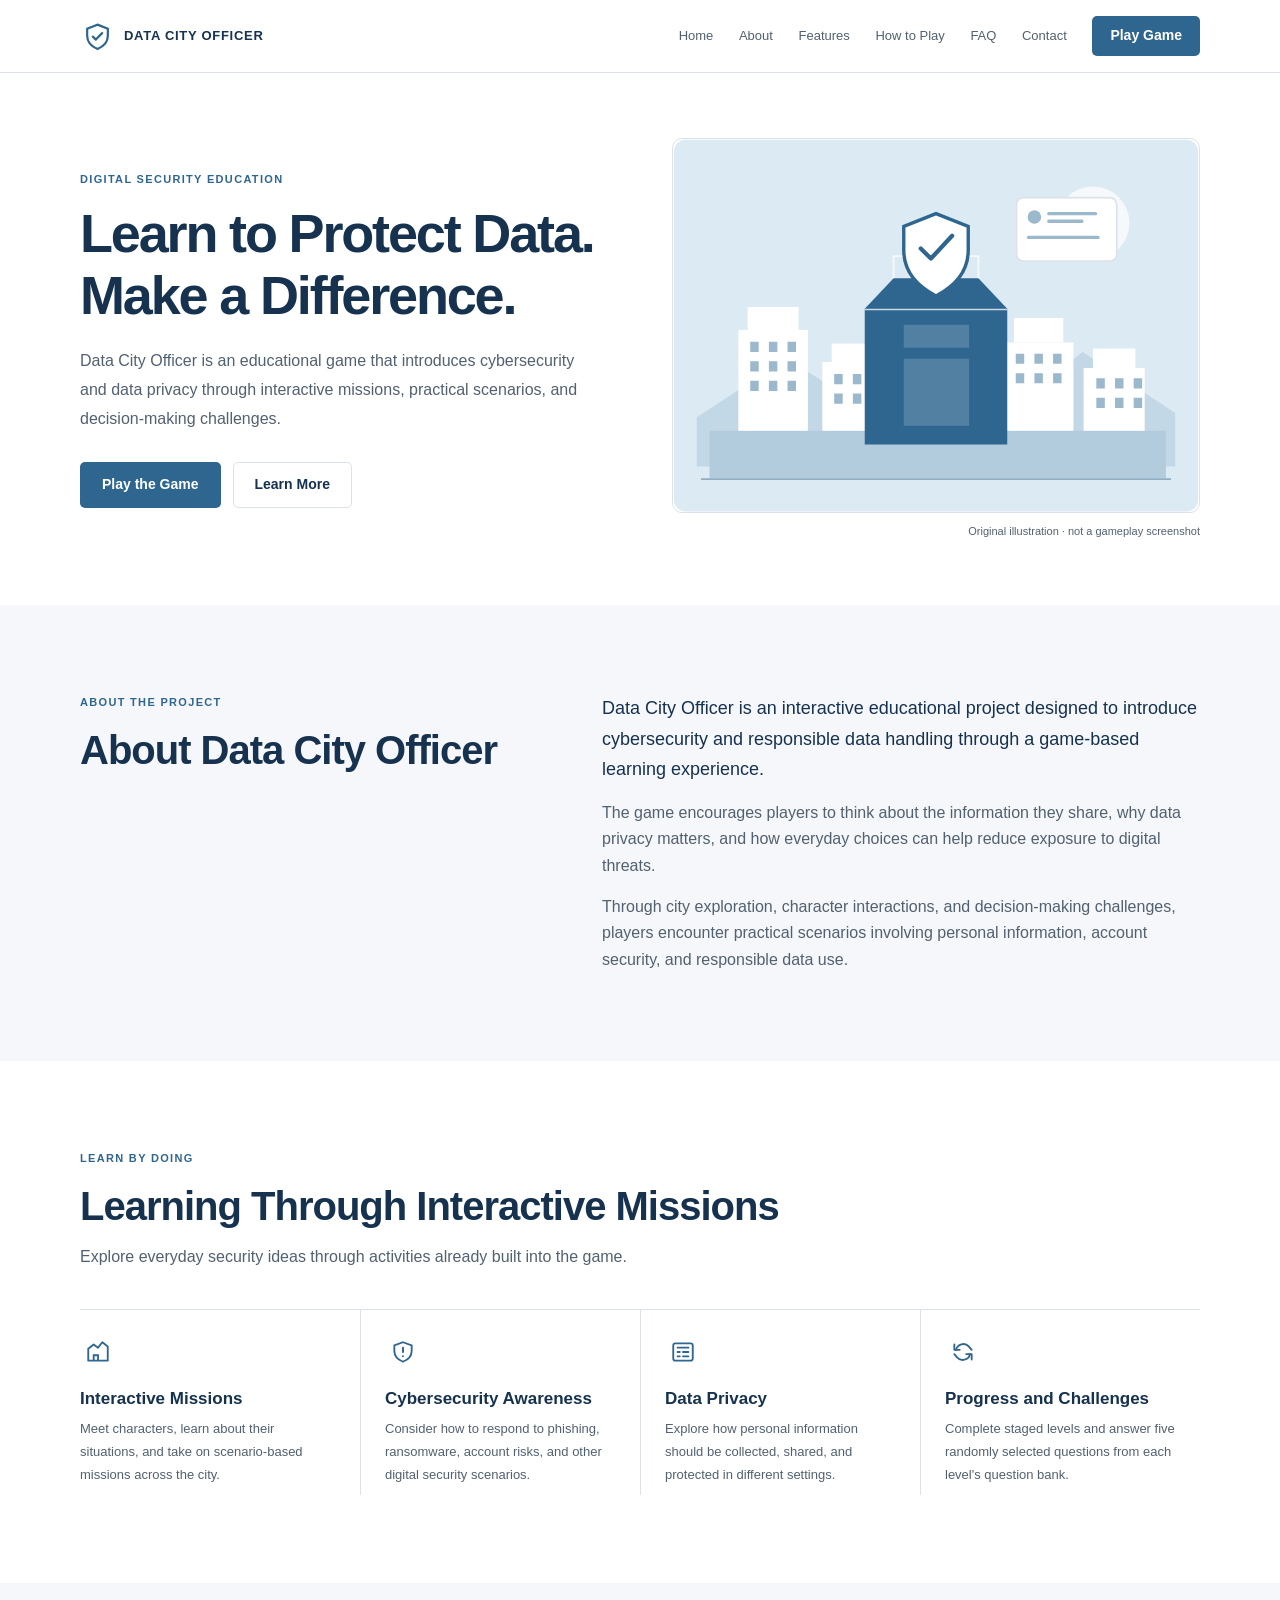
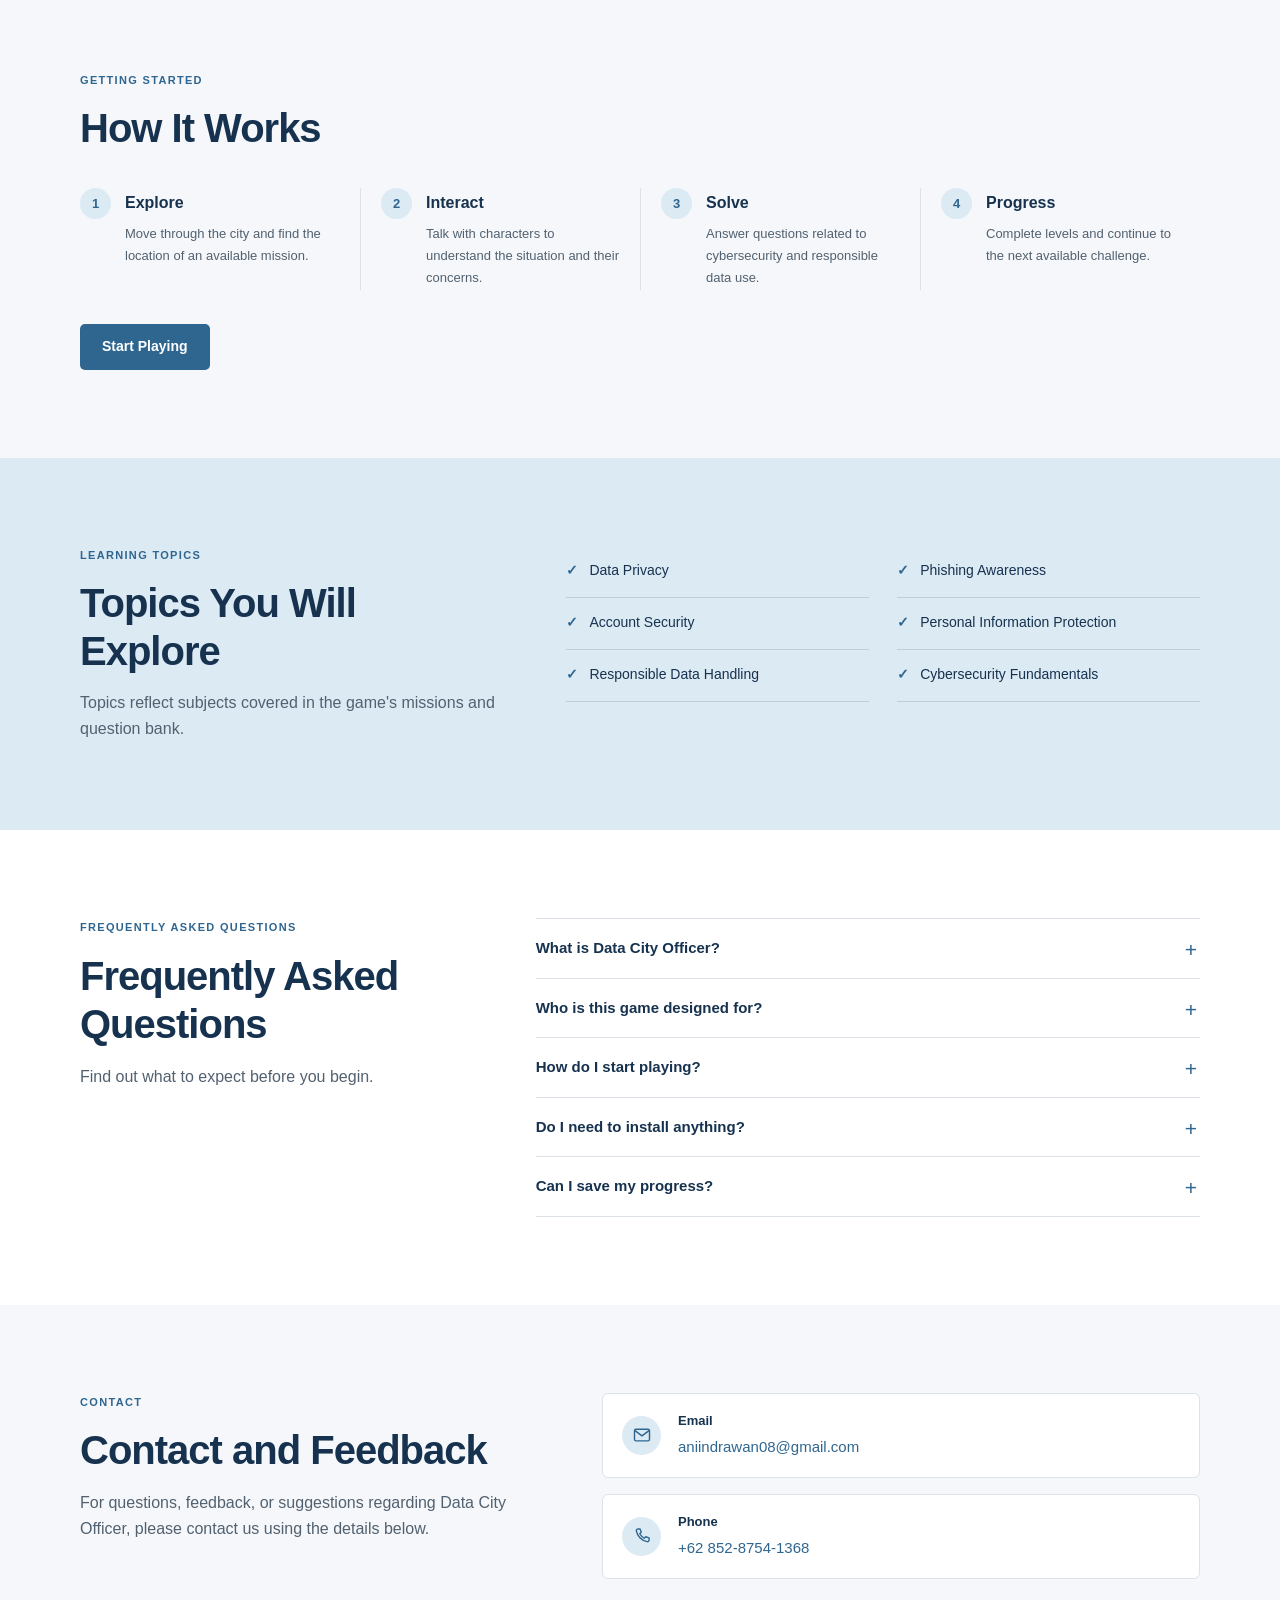
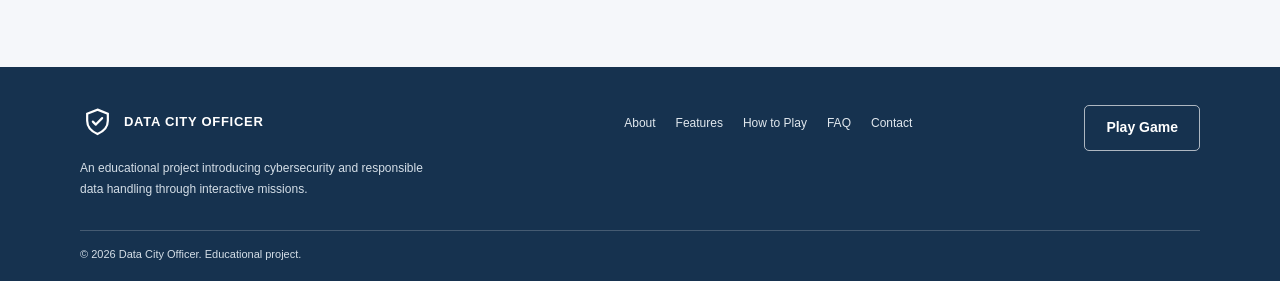
<file: index.html>
<!DOCTYPE html>
<html lang="en">
<head>
  <meta charset="UTF-8">
  <meta name="viewport" content="width=device-width, initial-scale=1">
  <meta name="theme-color" content="#ffffff">
  <meta name="description" content="Learn about cybersecurity and data privacy through interactive missions in Data City Officer, a browser-based educational game.">
  <title>Data City Officer | Digital Security Education</title>
  <link rel="stylesheet" href="css/landing.css">
  <script src="js/landing.js" defer></script>
</head>
<body>
  <a class="skip-link" href="#main">Skip to content</a>
  <header class="site-header">
    <div class="container nav-shell">
      <a class="brand" href="#home" aria-label="Data City Officer home">
        <span class="brand-mark" aria-hidden="true">
          <svg viewBox="0 0 24 24" fill="none">
            <path d="M12 2.8 20 6v5.5c0 5-3.2 8.2-8 10.2-4.8-2-8-5.2-8-10.2V6l8-3.2Z" stroke="currentColor" stroke-width="1.7"/>
            <path d="m8.4 12.1 2.3 2.3 4.9-5" stroke="currentColor" stroke-width="1.7" stroke-linecap="round" stroke-linejoin="round"/>
          </svg>
        </span>
        <span class="brand-name">DATA CITY OFFICER</span>
      </a>
      <button class="menu-toggle" type="button" aria-label="Open navigation menu" aria-expanded="false" aria-controls="primary-navigation">
        <span></span><span></span>
      </button>
      <nav class="nav-links" id="primary-navigation" aria-label="Main navigation">
        <a href="#home">Home</a>
        <a href="#about">About</a>
        <a href="#features">Features</a>
        <a href="#how-to-play">How to Play</a>
        <a href="#faq">FAQ</a>
        <a href="#contact">Contact</a>
        <a class="button button-primary nav-play" href="game.html">Play Game</a>
      </nav>
    </div>
  </header>

  <main id="main">
    <section class="hero" id="home" aria-labelledby="hero-title">
      <div class="container hero-grid">
        <div class="hero-copy">
          <p class="eyebrow">Digital Security Education</p>
          <h1 id="hero-title">Learn to Protect Data. Make a Difference.</h1>
          <p class="hero-description">Data City Officer is an educational game that introduces cybersecurity and data privacy through interactive missions, practical scenarios, and decision-making challenges.</p>
          <div class="hero-actions">
            <a class="button button-primary" href="game.html">Play the Game</a>
            <a class="button button-secondary" href="#about">Learn More</a>
          </div>
        </div>
        <figure class="hero-visual">
          <svg viewBox="0 0 620 440" role="img" aria-labelledby="illustration-title illustration-desc">
            <title id="illustration-title">Illustration of a city and protected information</title>
            <desc id="illustration-desc">A simple editorial illustration of a calm city skyline, a shield, and a personal information record. This is an illustration, not a screenshot of gameplay.</desc>
            <rect x="1" y="1" width="618" height="438" rx="14" fill="#DCEAF4"/>
            <circle cx="495" cy="99" r="43" fill="#FFFFFF" opacity=".74"/>
            <path d="M28 328 134 259l87 54 91-94 93 91 78-59 109 72v63H28Z" fill="#C2D8E7"/>
            <path d="M43 344h538v56H43z" fill="#B3CCDD"/>
            <g fill="#FFFFFF">
              <path d="M77 225h82v119H77z"/><path d="M88 198h60v27H88z"/>
              <path d="M176 263h80v81h-80z"/><path d="M187 241h58v22h-58z"/>
              <path d="M390 240h82v104h-82z"/><path d="M402 211h58v29h-58z"/>
              <path d="M484 270h72v74h-72z"/><path d="M495 247h50v23h-50z"/>
            </g>
            <g fill="#9CB8CC">
              <path d="M91 239h10v12H91zm22 0h10v12h-10zm22 0h10v12h-10zM91 262h10v12H91zm22 0h10v12h-10zm22 0h10v12h-10zM91 285h10v12H91zm22 0h10v12h-10zm22 0h10v12h-10z"/>
              <path d="M190 277h10v12h-10zm22 0h10v12h-10zm22 0h10v12h-10zM190 300h10v12h-10zm22 0h10v12h-10zm22 0h10v12h-10z"/>
              <path d="M404 253h10v12h-10zm22 0h10v12h-10zm22 0h10v12h-10zM404 276h10v12h-10zm22 0h10v12h-10zm22 0h10v12h-10z"/>
              <path d="M499 282h10v12h-10zm22 0h10v12h-10zm22 0h10v12h-10zM499 305h10v12h-10zm22 0h10v12h-10zm22 0h10v12h-10z"/>
            </g>
            <path d="M260 164h100l34 36v160H226V200z" fill="#2F6690"/>
            <path d="M260 164v-26h100v26M226 201h168" fill="none" stroke="#FFFFFF" stroke-opacity=".75" stroke-width="2"/>
            <path d="M272 219h77v27h-77zM272 259h77v79h-77z" fill="#FFFFFF" opacity=".17"/>
            <path d="m310 88 38 15v28c0 25-15 42-38 54-23-12-38-29-38-54v-28l38-15Z" fill="#FFFFFF" stroke="#2F6690" stroke-width="4"/>
            <path d="m292 129 12 12 25-27" fill="none" stroke="#2F6690" stroke-width="5" stroke-linecap="round" stroke-linejoin="round"/>
            <rect x="405" y="69" width="118" height="75" rx="8" fill="#FFFFFF" stroke="#DCE2E8" stroke-width="2"/>
            <circle cx="426" cy="92" r="8" fill="#9CB8CC"/>
            <path d="M443 88h55M443 97h39M419 116h82" stroke="#9CB8CC" stroke-width="4" stroke-linecap="round"/>
            <path d="M33 401h554" stroke="#91AEC3" stroke-width="2"/>
          </svg>
          <figcaption>Original illustration · not a gameplay screenshot</figcaption>
        </figure>
      </div>
    </section>

    <section class="section about-section" id="about" aria-labelledby="about-title">
      <div class="container about-grid">
        <div>
          <p class="eyebrow">About the project</p>
          <h2 id="about-title">About Data City Officer</h2>
        </div>
        <div class="about-copy">
          <p class="lead">Data City Officer is an interactive educational project designed to introduce cybersecurity and responsible data handling through a game-based learning experience.</p>
          <p>The game encourages players to think about the information they share, why data privacy matters, and how everyday choices can help reduce exposure to digital threats.</p>
          <p>Through city exploration, character interactions, and decision-making challenges, players encounter practical scenarios involving personal information, account security, and responsible data use.</p>
        </div>
      </div>
    </section>

    <section class="section features-section" id="features" aria-labelledby="features-title">
      <div class="container">
        <div class="section-heading">
          <p class="eyebrow">Learn by doing</p>
          <h2 id="features-title">Learning Through Interactive Missions</h2>
          <p>Explore everyday security ideas through activities already built into the game.</p>
        </div>
        <div class="feature-grid">
          <article class="feature">
            <span class="feature-icon" aria-hidden="true">
              <svg viewBox="0 0 24 24" fill="none"><path d="M3 20V9l5-4 4 3 4-5 5 4v13H3Z" stroke="currentColor" stroke-width="1.7" stroke-linejoin="round"/><path d="M8 20v-5h4v5" stroke="currentColor" stroke-width="1.7"/></svg>
            </span>
            <h3>Interactive Missions</h3>
            <p>Meet characters, learn about their situations, and take on scenario-based missions across the city.</p>
          </article>
          <article class="feature">
            <span class="feature-icon" aria-hidden="true">
              <svg viewBox="0 0 24 24" fill="none"><path d="M12 3 20 6v5c0 5-3.3 8-8 10-4.7-2-8-5-8-10V6l8-3Z" stroke="currentColor" stroke-width="1.7"/><path d="M12 8v4m0 4h.01" stroke="currentColor" stroke-width="1.8" stroke-linecap="round"/></svg>
            </span>
            <h3>Cybersecurity Awareness</h3>
            <p>Consider how to respond to phishing, ransomware, account risks, and other digital security scenarios.</p>
          </article>
          <article class="feature">
            <span class="feature-icon" aria-hidden="true">
              <svg viewBox="0 0 24 24" fill="none"><path d="M5 4h14a2 2 0 0 1 2 2v12a2 2 0 0 1-2 2H5a2 2 0 0 1-2-2V6a2 2 0 0 1 2-2Z" stroke="currentColor" stroke-width="1.7"/><path d="M7 8h10M7 12h2m3 0h5m-10 4h2m3 0h5" stroke="currentColor" stroke-width="1.7" stroke-linecap="round"/></svg>
            </span>
            <h3>Data Privacy</h3>
            <p>Explore how personal information should be collected, shared, and protected in different settings.</p>
          </article>
          <article class="feature">
            <span class="feature-icon" aria-hidden="true">
              <svg viewBox="0 0 24 24" fill="none"><path d="M4 5v5h5M20 19v-5h-5" stroke="currentColor" stroke-width="1.7" stroke-linecap="round" stroke-linejoin="round"/><path d="M5.5 10a7 7 0 0 1 12-3L20 10M18.5 14a7 7 0 0 1-12 3L4 14" stroke="currentColor" stroke-width="1.7" stroke-linecap="round" stroke-linejoin="round"/></svg>
            </span>
            <h3>Progress and Challenges</h3>
            <p>Complete staged levels and answer five randomly selected questions from each level's question bank.</p>
          </article>
        </div>
      </div>
    </section>

    <section class="section how-section" id="how-to-play" aria-labelledby="how-title">
      <div class="container">
        <div class="section-heading">
          <p class="eyebrow">Getting started</p>
          <h2 id="how-title">How It Works</h2>
        </div>
        <ol class="steps">
          <li><span class="step-number">1</span><div><h3>Explore</h3><p>Move through the city and find the location of an available mission.</p></div></li>
          <li><span class="step-number">2</span><div><h3>Interact</h3><p>Talk with characters to understand the situation and their concerns.</p></div></li>
          <li><span class="step-number">3</span><div><h3>Solve</h3><p>Answer questions related to cybersecurity and responsible data use.</p></div></li>
          <li><span class="step-number">4</span><div><h3>Progress</h3><p>Complete levels and continue to the next available challenge.</p></div></li>
        </ol>
        <a class="button button-primary" href="game.html">Start Playing</a>
      </div>
    </section>

    <section class="section topics-section" aria-labelledby="topics-title">
      <div class="container topics-grid">
        <div class="topics-heading">
          <p class="eyebrow">Learning topics</p>
          <h2 id="topics-title">Topics You Will Explore</h2>
          <p>Topics reflect subjects covered in the game's missions and question bank.</p>
        </div>
        <ul class="topic-list">
          <li><span aria-hidden="true">✓</span>Data Privacy</li>
          <li><span aria-hidden="true">✓</span>Phishing Awareness</li>
          <li><span aria-hidden="true">✓</span>Account Security</li>
          <li><span aria-hidden="true">✓</span>Personal Information Protection</li>
          <li><span aria-hidden="true">✓</span>Responsible Data Handling</li>
          <li><span aria-hidden="true">✓</span>Cybersecurity Fundamentals</li>
        </ul>
      </div>
    </section>

    <section class="section faq-section" id="faq" aria-labelledby="faq-title">
      <div class="container faq-grid">
        <div>
          <p class="eyebrow">Frequently asked questions</p>
          <h2 id="faq-title">Frequently Asked Questions</h2>
          <p class="section-intro">Find out what to expect before you begin.</p>
        </div>
        <div class="faq-list">
          <details>
            <summary>What is Data City Officer?</summary>
            <div class="faq-answer"><p>It is an educational browser game where players explore a digital city and complete missions about cybersecurity and data privacy.</p></div>
          </details>
          <details>
            <summary>Who is this game designed for?</summary>
            <div class="faq-answer"><p>It is designed for people interested in learning introductory cybersecurity and data privacy concepts through interactive scenarios. The project does not claim formal accreditation or professional certification.</p></div>
          </details>
          <details>
            <summary>How do I start playing?</summary>
            <div class="faq-answer"><p>Select Play Game or Start Playing. In the game, explore the city, interact with characters, and complete the available missions. You can move with the keyboard or on-screen touch controls.</p></div>
          </details>
          <details>
            <summary>Do I need to install anything?</summary>
            <div class="faq-answer"><p>The game runs in a modern web browser as an HTML game. No separate game installation is required when you access a hosted copy.</p></div>
          </details>
          <details>
            <summary>Can I save my progress?</summary>
            <div class="faq-answer"><p>Game progress is stored in the browser's local storage on the device and browser you use. It is not synced across devices or browsers.</p></div>
          </details>
        </div>
      </div>
    </section>

    <section class="section contact-section" id="contact" aria-labelledby="contact-title">
      <div class="container contact-grid">
        <div>
          <p class="eyebrow">Contact</p>
          <h2 id="contact-title">Contact and Feedback</h2>
          <p class="section-intro">For questions, feedback, or suggestions regarding Data City Officer, please contact us using the details below.</p>
        </div>
        <div class="contact-methods" aria-label="Contact information">
          <div class="contact-method">
            <span class="contact-icon" aria-hidden="true">
              <svg viewBox="0 0 24 24" fill="none">
                <rect x="3" y="5" width="18" height="14" rx="2" stroke="currentColor" stroke-width="1.7"/>
                <path d="m4 7 8 6 8-6" stroke="currentColor" stroke-width="1.7" stroke-linecap="round" stroke-linejoin="round"/>
              </svg>
            </span>
            <div>
              <h3>Email</h3>
              <a href="mailto:aniindrawan08@gmail.com">aniindrawan08@gmail.com</a>
            </div>
          </div>
          <div class="contact-method">
            <span class="contact-icon" aria-hidden="true">
              <svg viewBox="0 0 24 24" fill="none">
                <path d="M7.2 3.5h2.5l1.4 4-1.8 1.8a15 15 0 0 0 5.4 5.4l1.8-1.8 4 1.4v2.5a2 2 0 0 1-2.2 2A16.5 16.5 0 0 1 5.2 5.7a2 2 0 0 1 2-2.2Z" stroke="currentColor" stroke-width="1.7" stroke-linecap="round" stroke-linejoin="round"/>
              </svg>
            </span>
            <div>
              <h3>Phone</h3>
              <a href="tel:+6285287541368">+62 852-8754-1368</a>
            </div>
          </div>
        </div>
      </div>
    </section>
  </main>

  <footer class="site-footer">
    <div class="container footer-main">
      <div class="footer-about">
        <a class="brand footer-brand" href="#home">
          <span class="brand-mark" aria-hidden="true">
            <svg viewBox="0 0 24 24" fill="none"><path d="M12 2.8 20 6v5.5c0 5-3.2 8.2-8 10.2-4.8-2-8-5.2-8-10.2V6l8-3.2Z" stroke="currentColor" stroke-width="1.7"/><path d="m8.4 12.1 2.3 2.3 4.9-5" stroke="currentColor" stroke-width="1.7" stroke-linecap="round" stroke-linejoin="round"/></svg>
          </span>
          <span class="brand-name">DATA CITY OFFICER</span>
        </a>
        <p>An educational project introducing cybersecurity and responsible data handling through interactive missions.</p>
      </div>
      <nav class="footer-links" aria-label="Footer navigation">
        <a href="#about">About</a><a href="#features">Features</a><a href="#how-to-play">How to Play</a><a href="#faq">FAQ</a><a href="#contact">Contact</a>
      </nav>
      <a class="button button-footer" href="game.html">Play Game</a>
    </div>
    <div class="container footer-bottom">
      <span>© <span id="copyright-year">2026</span> Data City Officer. Educational project.</span>
    </div>
  </footer>
</body>
</html>
</file>
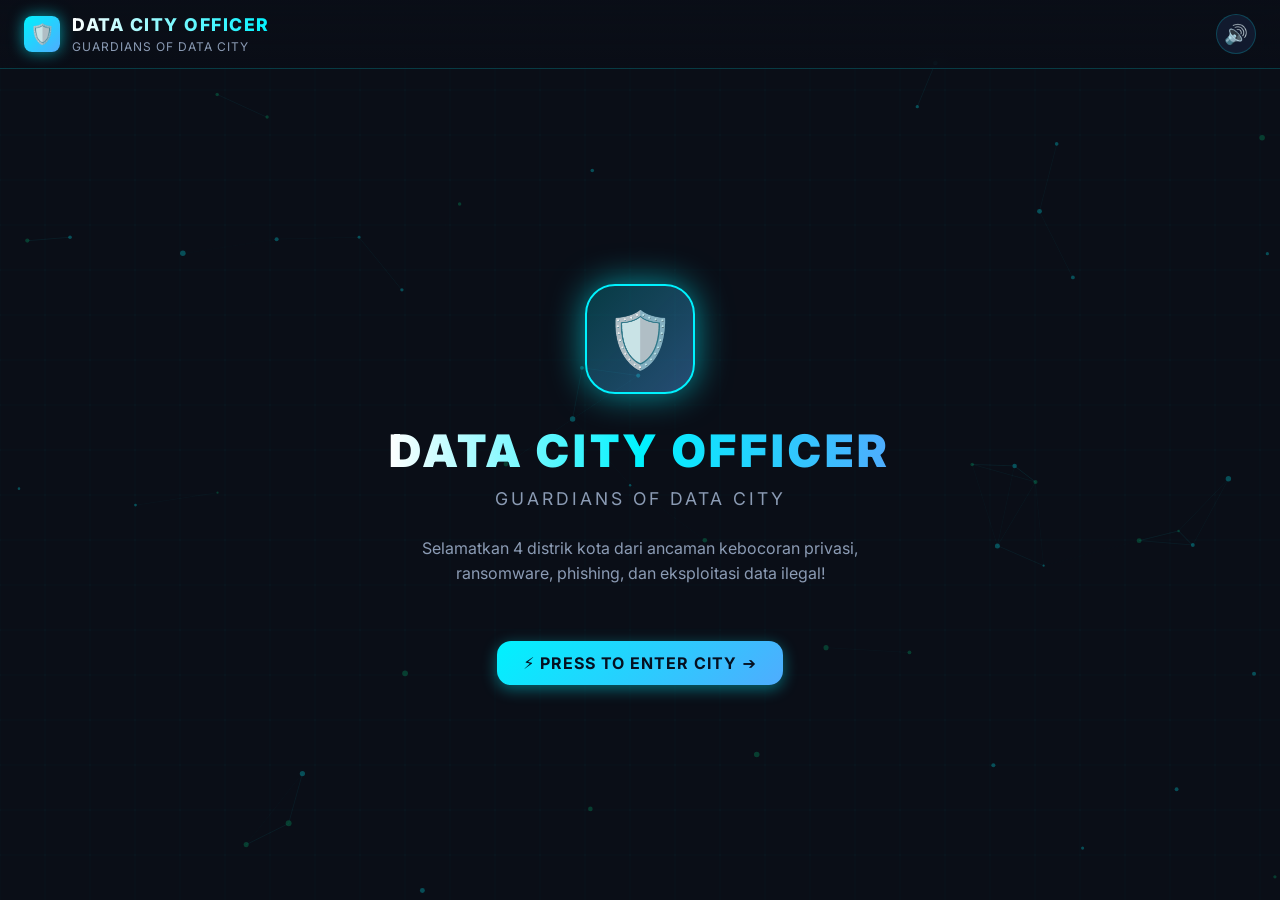
<file: data-city-officer/index.html>
<!DOCTYPE html>
<html lang="id">

<head>
  <meta charset="UTF-8">
  <meta name="viewport" content="width=device-width, initial-scale=1.0, maximum-scale=1.0, user-scalable=no">
  <title>DATA CITY OFFICER: Guardians of Data City</title>
  <meta name="description"
    content="Game 2D edukatif cybersecurity dan data privacy berbasis browser. Selamatkan Data City dari kebocoran dan penyalahgunaan data!">
  <meta name="keywords" content="cybersecurity game, data privacy, trivia, edukasi keamanan data, data city officer">

  <!-- Modern Font -->
  <link rel="preconnect" href="https://fonts.googleapis.com">
  <link rel="preconnect" href="https://fonts.gstatic.com" crossorigin>
  <link
    href="https://fonts.googleapis.com/css2?family=Inter:wght@400;600;700;800;900&family=JetBrains+Mono:wght@700;800&display=swap"
    rel="stylesheet">

  <!-- Stylesheets -->
  <link rel="stylesheet" href="css/style.css">
  <link rel="stylesheet" href="css/animations.css">
  <link rel="stylesheet" href="css/menu.css">
  <link rel="stylesheet" href="css/map.css">
  <link rel="stylesheet" href="css/quiz.css">
  <link rel="stylesheet" href="css/city.css">
</head>

<body>

  <!-- Cyber Background Canvas -->
  <canvas id="bg-canvas"></canvas>

  <!-- Confetti Canvas -->
  <canvas id="confetti-canvas"></canvas>

  <!-- Red Strobe Overlay for Data Breach -->
  <div id="breach-overlay"></div>

  <!-- Game Over Narrative -->
  <div class="game-over-overlay" id="game-over-overlay" role="alertdialog" aria-modal="true" aria-labelledby="game-over-title" aria-describedby="game-over-narrative" hidden>
    <div class="game-over-narrative" id="game-over-narrative" aria-live="assertive">
      <h2 id="game-over-title">GAME OVER</h2>
      <p class="game-over-line game-over-line-one">Firewall kota gagal bertahan.</p>
      <p class="game-over-line game-over-line-two">Data warga dan informasi pribadi mereka telah bocor ke pihak yang tidak berwenang.</p>
      <p class="game-over-line game-over-line-three">Operasi gagal. Data City berada dalam kondisi darurat.</p>
      <p class="game-over-line game-over-return">Mengembalikanmu ke menu utama...</p>
    </div>
  </div>

  <!-- Toast Notifications Container -->
  <div id="toast-container" aria-live="polite"></div>

  <!-- Main Game Container -->
  <div id="game-app">

    <!-- Global Top Navigation Header -->
    <header class="game-header">
      <div class="header-brand" id="header-brand-logo" role="button" tabindex="0" title="Kembali ke Menu Utama">
        <div class="badge-logo">🛡️</div>
        <div class="brand-titles">
          <span class="brand-title">Data City Officer</span>
          <span class="brand-subtitle">Guardians of Data City</span>
        </div>
      </div>

      <div class="header-stats" hidden>
        <div class="stat-pill score-pill" title="Base Score dan Speed Bonus">
          <span class="icon">⭐</span>
          <span id="header-score-val">0</span>
          <span id="header-speed-val" style="font-size:0.75rem; color:var(--cyan); margin-left:2px;">+0</span>
        </div>
        <div class="stat-pill lives-pill" title="Nyawa Officer">
          <span id="header-lives-val">❤️ ❤️ ❤️</span>
        </div>
      </div>

      <div class="header-controls">
        <button class="btn-icon" id="btn-sound-toggle" aria-label="Toggle Sound" title="Suara On/Off">
          🔊
        </button>
      </div>
    </header>

    <!-- Screens Viewport Container -->
    <main id="screens-viewport">

      <!-- ===================================================================
           1. SPLASH SCREEN
           =================================================================== -->
      <section id="screen-splash" class="game-screen active">
        <div class="splash-badge">🛡️</div>
        <div>
          <h1 class="splash-title">DATA CITY OFFICER</h1>
          <p class="splash-subtitle">GUARDIANS OF DATA CITY</p>
        </div>
        <p style="color:var(--text-muted); max-width:480px; font-size:1rem; line-height:1.6;">
          Selamatkan 4 distrik kota dari ancaman kebocoran privasi, ransomware, phishing, dan eksploitasi data ilegal!
        </p>
        <button class="btn-primary splash-press-btn" id="btn-splash-enter">
          ⚡ PRESS TO ENTER CITY ➔
        </button>
      </section>

      <!-- ===================================================================
           2. MAIN MENU SCREEN
           =================================================================== -->
      <section id="screen-menu" class="game-screen">
        <div class="menu-layout">
          <!-- Hero Character Display -->
          <div class="menu-hero">
            <div class="character-card">
              <div class="character-avatar-wrapper floating-anim">
                <!-- SVG Avatar inserted via JS -->
              </div>
              <div class="hero-officer-info">
                <div class="hero-officer-name">Data City Officer</div>
                <div class="hero-officer-role">Cyber Defense Squad</div>
              </div>
            </div>
          </div>

          <!-- Menu Options -->
          <div class="menu-content">
            <div class="menu-header-group">
              <h2 class="menu-main-title">DATA CITY OFFICER</h2>
              <div class="menu-sub-title">GUARDIANS OF DATA CITY</div>
            </div>

            <div class="menu-nav-list">
              <button class="btn-primary menu-btn" id="btn-menu-start">
                <span class="btn-icon-prefix">🚀</span> START NEW MISSION
              </button>
              <button class="btn-secondary menu-btn" id="btn-menu-continue" disabled>
                <span class="btn-icon-prefix">▶️</span> CONTINUE MISSION
              </button>
              <button class="btn-secondary menu-btn" id="btn-menu-tutorial">
                <span class="btn-icon-prefix">📖</span> TUTORIAL & BRIEFING
              </button>
              <button class="btn-secondary menu-btn" id="btn-menu-how">
                <span class="btn-icon-prefix">❓</span> HOW TO PLAY & RULES
              </button>
              <button class="btn-secondary menu-btn" id="btn-menu-settings">
                <span class="btn-icon-prefix">⚙️</span> SETTINGS & STORAGE
              </button>
            </div>

            <div class="menu-footer-info">
              <span>v1.0 Standard Web Game</span>
              <span>4 Districts • 40 Questions</span>
            </div>
          </div>
        </div>
      </section>

      <!-- ===================================================================
           3. TUTORIAL SCREEN
           =================================================================== -->
      <section id="screen-tutorial" class="game-screen">
        <div class="tutorial-card">
          <div class="tutorial-header">
            <h2 style="font-size:1.3rem; color:#fff; display:flex; align-items:center; gap:8px;">
              🛡️ PANDUAN PETUGAS KEAMANAN DATA
            </h2>
            <div class="tutorial-step-indicator" id="tutorial-step-indicator">
              PANDUAN 1 / 6
            </div>
          </div>

          <!-- Slide 1: Cara Menjawab & Keyboard -->
          <div class="tutorial-slide active">
            <div class="tutorial-slide-title">
              <span>🎮</span> 1. Cara Menjawab & Kontrol
            </div>
            <p class="tutorial-slide-desc">
              Pilih salah satu dari 4 opsi jawaban terbaik berdasarkan prinsip keamanan data dan privasi. Kamu dapat
              mengklik jawaban langsung atau menggunakan tombol keyboard:
            </p>
            <div class="tutorial-visual-box">
              <div class="tutorial-key-list">
                <span class="key-badge">1 / A</span> Pilihan A
                <span class="key-badge">2 / B</span> Pilihan B
                <span class="key-badge">3 / C</span> Pilihan C
                <span class="key-badge">4 / D</span> Pilihan D
              </div>
            </div>
          </div>

          <!-- Slide 2: Timer 1:30 Menit -->
          <div class="tutorial-slide">
            <div class="tutorial-slide-title">
              <span>⏱️</span> 2. Batas Waktu 1:30 Menit & Speed Bonus
            </div>
            <p class="tutorial-slide-desc">
              Setiap pertanyaan memiliki batas waktu <strong>1:30 menit (90 detik)</strong>.
            </p>
            <div class="tutorial-visual-box">
              <ul style="list-style:none; display:flex; flex-direction:column; gap:8px;">
                <li>🟢 <strong>1:30–0:21:</strong> Waktu normal. Jawab dalam 30 detik pertama (> 1:00 tersisa) untuk
                  meraih <span style="color:var(--cyan);font-weight:700;">+50 Speed Bonus</span>!</li>
                <li>🟡 <strong>0:20–0:11:</strong> Peringatan (Warning pulse).</li>
                <li>🔴 <strong>0:10–0:00:</strong> Kritis (Critical). Jika mencapai 0:00, jawaban dihitung salah!</li>
              </ul>
            </div>
          </div>

          <!-- Slide 3: Sistem Nyawa (Lives) -->
          <div class="tutorial-slide">
            <div class="tutorial-slide-title">
              <span>❤️</span> 3. Sistem Nyawa (Lives)
            </div>
            <p class="tutorial-slide-desc">
              Officer memulai permainan dengan <strong>3 Nyawa (❤️ ❤️ ❤️)</strong>. Nyawa yang tersisa dibawa ke level
              berikutnya. Setelah menyelesaikan satu stage, Officer mendapat <strong>+1 nyawa</strong> (maksimal 3):
            </p>
            <div class="tutorial-visual-box">
              <ul style="list-style:none; display:flex; flex-direction:column; gap:8px;">
                <li>💔 <strong>Salah 1x:</strong> Mendapat Peringatan Risiko Keamanan Data.</li>
                <li>💔 <strong>Salah 2x:</strong> Security Alert! Skor level berkurang 50%!</li>
                <li>💔 <strong>Salah 3x:</strong> Memicu <strong>DATA BREACH!</strong></li>
              </ul>
            </div>
          </div>

          <!-- Slide 4: Data Breach -->
          <div class="tutorial-slide">
            <div class="tutorial-slide-title">
              <span>🚨</span> 4. Bahaya Data Breach
            </div>
            <p class="tutorial-slide-desc">
              Jika melakukan kesalahan sebanyak 3 kali dalam satu level, sistem keamanan kota lumpuh!
            </p>
            <div class="tutorial-visual-box" style="border-color:var(--crimson);">
              <p style="color:var(--crimson); font-weight:700;">
                Alarm berbunyi dan layar Game Over muncul dengan narasi kebocoran data, lalu kamu dikembalikan ke menu
                utama. Selesaikan stage untuk memulihkan 1 nyawa.
              </p>
            </div>
          </div>

          <!-- Slide 5: Power-Ups (Audit Log & Encryption) -->
          <div class="tutorial-slide">
            <div class="tutorial-slide-title">
              <span>⚡</span> 5. Power-Up Bantuan Officer
            </div>
            <p class="tutorial-slide-desc">
              Setiap level memberikanmu 2 perlengkapan canggih (masing-masing 1x per level):
            </p>
            <div class="tutorial-visual-box">
              <div style="display:flex; flex-direction:column; gap:12px;">
                <div>
                  <strong style="color:var(--cyan);">🔍 AUDIT LOG (Tombol L):</strong> Mengeliminasi 2 opsi jawaban yang
                  salah secara otomatis!
                </div>
                <div>
                  <strong style="color:#a855f7;">🔐 ENCRYPTION (Tombol E):</strong> Membekukan timer selama 7 detik
                  untuk memberikan waktu berpikir ekstra!
                </div>
              </div>
            </div>
          </div>

          <!-- Slide 6: Pangkat & Skor Akhir -->
          <div class="tutorial-slide">
            <div class="tutorial-slide-title">
              <span>🏆</span> 6. Skor & Pangkat Tertinggi
            </div>
            <p class="tutorial-slide-desc">
              Selesaikan 40 pertanyaan di 4 distrik (Hospital, E-Shop, School, Restaurant).
            </p>
            <div class="tutorial-visual-box">
              <div style="display:grid; grid-template-columns:1fr 1fr; gap:10px; width:100%;">
                <div>🥉 0–1000: Rookie Officer</div>
                <div>🥈 1001–2500: Junior Officer</div>
                <div>🥇 2501–3500: Senior Officer</div>
                <div>👑 3501–4000: Chief Data Guardian</div>
              </div>
            </div>
          </div>

          <!-- Tutorial Navigation -->
          <div class="tutorial-nav">
            <button class="btn-secondary" id="btn-tutorial-prev">
              ⬅ KEMBALI
            </button>
            <button class="btn-primary" id="btn-tutorial-next">
              LANJUT ➔
            </button>
          </div>
        </div>
      </section>

      <!-- 2D City Exploration -->
      <section id="screen-city" class="game-screen">
        <div class="city-world" id="city-world">
          <canvas id="city-canvas" aria-label="Data City 2D world"></canvas>
          <div class="city-hud">
            <div class="city-hud-brand">🛡️ DATA CITY OFFICER <span id="city-rank">ROOKIE OFFICER</span></div>
            <div class="city-hud-stats">
              <span>⭐ <b id="city-score">0</b></span>
              <span>✨ <b id="city-xp">0 XP</b></span>
              <span>❤️ <b id="city-lives">3</b></span>
              <div class="city-security-pill"><span>🔐 <b id="city-security">0%</b></span><i><em id="city-security-fill"></em></i></div>
            </div>
            <div class="city-objective">
              <small>CURRENT OBJECTIVE</small>
              <strong id="city-objective-text">Visit Hospital and talk to Dr. Maya.</strong>
            </div>
            <div class="city-hud-actions">
              <button type="button" id="city-map-toggle" aria-label="Show city map">🗺️</button>
              <button type="button" id="city-pause-button" aria-label="Pause game">Ⅱ</button>
            </div>
          </div>
          <div class="city-minimap" id="city-minimap" aria-label="Minimap"></div>
          <div class="city-interact-prompt" id="city-interact-prompt" hidden></div>
          <div class="city-touch-controls" id="city-touch-controls" aria-label="Movement controls">
            <div class="city-dpad">
              <button type="button" data-move="up" aria-label="Move up">▲</button>
              <button type="button" data-move="left" aria-label="Move left">◀</button>
              <button type="button" data-move="down" aria-label="Move down">▼</button>
              <button type="button" data-move="right" aria-label="Move right">▶</button>
            </div>
            <button type="button" id="city-touch-interact">E&nbsp; TALK</button>
          </div>
          <div class="city-dialog-shade" id="city-dialog-shade" hidden>
            <section class="city-dialog" role="dialog" aria-modal="true" aria-labelledby="city-dialog-title">
              <header><span id="city-dialog-avatar">🛡️</span><div><strong id="city-dialog-title">Data City</strong><small id="city-dialog-role"></small></div><button type="button" id="city-dialog-close" aria-label="Close">×</button></header>
              <p id="city-dialog-text"></p>
              <div class="city-dialog-progress" id="city-dialog-progress"></div>
              <footer>
                <button type="button" class="btn-secondary" id="city-dialog-skip">SKIP</button>
                <button type="button" class="btn-secondary" id="city-dialog-next">CONTINUE</button>
                <div class="city-mission-actions" id="city-mission-actions" hidden></div>
              </footer>
            </section>
          </div>
          <div class="city-briefing-shade" id="city-briefing-shade" hidden>
            <section class="city-briefing" role="dialog" aria-modal="true">
              <span id="city-briefing-icon">🛡️</span>
              <small>MISSION START</small>
              <h2 id="city-briefing-district">HOSPITAL SECURITY</h2>
              <p id="city-briefing-title">Pendaftaran Pasien Baru</p>
              <button type="button" class="btn-primary" id="city-briefing-start">START MISSION</button>
              <button type="button" class="btn-secondary" id="city-briefing-cancel">KEMBALI</button>
            </section>
          </div>
          <div class="city-pause-shade" id="city-pause-shade" hidden>
            <section class="city-pause" role="dialog" aria-modal="true">
              <h2>GAME PAUSED</h2>
              <button type="button" class="btn-primary" id="city-resume">RESUME</button>
              <button type="button" class="btn-secondary" id="city-save">SAVE GAME</button>
              <button type="button" class="btn-secondary" id="city-settings">SETTINGS</button>
              <button type="button" class="btn-secondary" id="city-district-map">DISTRICT MAP</button>
              <button type="button" class="btn-secondary" id="city-main-menu">MAIN MENU</button>
            </section>
          </div>
          <div class="city-welcome" id="city-welcome" hidden>
            <strong>WELCOME TO DATA CITY</strong>
            <span>Explore the city. Talk to people. Protect their data.</span>
          </div>
        </div>
      </section>

      <!-- ===================================================================
           4. DATA CITY MAP SCREEN
           =================================================================== -->
      <section id="screen-map" class="game-screen">
        <div class="map-header">
          <div class="map-title-group">
            <h2>PETA DISTRIK DATA CITY</h2>
            <p>Pilih distrik untuk memulai inspeksi keamanan data.</p>
          </div>
          <div class="map-global-security">
            <div class="global-sec-info">
              <span class="global-sec-label">TOTAL KEAMANAN KOTA</span>
              <span class="global-sec-value" id="global-sec-val">20%</span>
            </div>
          </div>
        </div>

        <!-- 2D Map Grid (Expanded Panoramic Layout) -->
        <div class="city-map-container">
          <!-- Central HQ Node Banner -->
          <div class="district-node-hq">
            <div class="hq-node-card">
              <div class="hq-icon-box">🏢</div>
              <div class="hq-info-box">
                <div class="hq-title">DATA CITY HQ — COMMAND CENTER</div>
                <div class="hq-status-row">
                  <span class="hq-status-badge">CENTRAL FIREWALL</span>
                  <span class="hq-firewall-indicator" id="hq-firewall-status">FIREWALL INTEGRITY: 20%</span>
                </div>
              </div>
            </div>
          </div>

          <!-- 4 District Nodes Panoramic Grid -->
          <div class="districts-grid-container">
            <!-- Hospital Node -->
            <div class="district-node-hospital">
              <div class="district-card" id="card-hospital" tabindex="0">
                <div class="district-card-header">
                  <div class="district-icon-wrapper">🏥</div>
                  <div class="district-badge-status badge-unlocked">UNLOCKED</div>
                </div>
                <div class="district-info-body">
                  <div class="district-name">HOSPITAL</div>
                  <div class="district-topic">Medical Data Privacy</div>
                  <div class="district-npc-hint">👩‍⚕️ Dr. Maya</div>
                </div>
                <div class="district-security-box">
                  <div class="sec-bar-header">
                    <span class="sec-level-label">Security</span>
                    <span class="sec-percent-val">20%</span>
                  </div>
                  <div class="sec-progress-track">
                    <div class="sec-progress-fill danger" style="width: 20%;"></div>
                  </div>
                </div>
                <button class="btn-primary district-action-btn">ENTER DISTRICT</button>
              </div>
            </div>

            <!-- E-Shop Node -->
            <div class="district-node-eshop">
              <div class="district-card" id="card-eshop" tabindex="0">
                <div class="district-card-header">
                  <div class="district-icon-wrapper">🛒</div>
                  <div class="district-badge-status badge-unlocked">UNLOCKED</div>
                </div>
                <div class="district-info-body">
                  <div class="district-name">E-SHOP</div>
                  <div class="district-topic">Customer & Transaction Data</div>
                  <div class="district-npc-hint">👨‍💼 Alex</div>
                </div>
                <div class="district-security-box">
                  <div class="sec-bar-header">
                    <span class="sec-level-label">Security</span>
                    <span class="sec-percent-val">20%</span>
                  </div>
                  <div class="sec-progress-track">
                    <div class="sec-progress-fill danger" style="width: 20%;"></div>
                  </div>
                </div>
                <button class="btn-primary district-action-btn">ENTER DISTRICT</button>
              </div>
            </div>

            <!-- School Node -->
            <div class="district-node-school">
              <div class="district-card" id="card-school" tabindex="0">
                <div class="district-card-header">
                  <div class="district-icon-wrapper">🏫</div>
                  <div class="district-badge-status badge-unlocked">UNLOCKED</div>
                </div>
                <div class="district-info-body">
                  <div class="district-name">SCHOOL</div>
                  <div class="district-topic">Student Data Privacy</div>
                  <div class="district-npc-hint">👩‍🏫 Ms. Rina</div>
                </div>
                <div class="district-security-box">
                  <div class="sec-bar-header">
                    <span class="sec-level-label">Security</span>
                    <span class="sec-percent-val">20%</span>
                  </div>
                  <div class="sec-progress-track">
                    <div class="sec-progress-fill danger" style="width: 20%;"></div>
                  </div>
                </div>
                <button class="btn-primary district-action-btn">ENTER DISTRICT</button>
              </div>
            </div>

            <!-- Restaurant Node -->
            <div class="district-node-restaurant">
              <div class="district-card" id="card-restaurant" tabindex="0">
                <div class="district-card-header">
                  <div class="district-icon-wrapper">🍽️</div>
                  <div class="district-badge-status badge-unlocked">UNLOCKED</div>
                </div>
                <div class="district-info-body">
                  <div class="district-name">RESTAURANT</div>
                  <div class="district-topic">Privacy & Network Security</div>
                  <div class="district-npc-hint">👨‍🍳 Chef Budi</div>
                </div>
                <div class="district-security-box">
                  <div class="sec-bar-header">
                    <span class="sec-level-label">Security</span>
                    <span class="sec-percent-val">20%</span>
                  </div>
                  <div class="sec-progress-track">
                    <div class="sec-progress-fill danger" style="width: 20%;"></div>
                  </div>
                </div>
                <button class="btn-primary district-action-btn">ENTER DISTRICT</button>
              </div>
            </div>
          </div>
        </div>

        <!-- Map Footer -->
        <div class="map-footer">
          <button class="btn-secondary" id="btn-map-back-menu">
            ⬅ MENU UTAMA
          </button>
          <div class="map-progress-summary">
            <button class="btn-secondary" id="btn-map-achievements">
              🏆 ACHIEVEMENTS
            </button>
            <button class="btn-secondary" id="btn-map-return-city">
              🚶 RETURN TO CITY
            </button>
          </div>
        </div>
      </section>

      <!-- ===================================================================
           5. QUIZ / QUESTION SCREEN
           =================================================================== -->
      <section id="screen-quiz" class="game-screen">
        <!-- Top HUD -->
        <div class="quiz-hud">
          <div class="hud-district-info">
            <div class="hud-district-badge" id="hud-district-icon">🏥</div>
            <div class="hud-district-names">
              <div class="hud-district-title" id="hud-district-title">HOSPITAL - LEVEL 1</div>
              <div class="hud-district-sec" id="hud-district-sec">DATA SECURITY: 20%</div>
            </div>
          </div>

          <div class="hud-question-counter" id="hud-question-counter">
            QUESTION 01/05
          </div>

          <!-- Timer Clock -->
          <div class="hud-timer-box normal" id="hud-timer-display" title="Sisa Waktu">
            <span>⏱</span>
            <span id="hud-timer-val">1:30</span>
          </div>
        </div>

        <!-- Question Card -->
        <div class="quiz-main-card" id="quiz-main-card">
          <!-- Scenario Narration -->
          <div class="quiz-scenario-box" id="quiz-scenario">
            Seorang pasien datang ke loket pendaftaran rawat jalan poli umum.
          </div>

          <!-- Question Headline -->
          <div class="quiz-question-text" id="quiz-question-text">
            Data mana yang TIDAK boleh kamu minta?
          </div>

          <!-- 4 Options Grid -->
          <div class="quiz-options-container" id="quiz-options-grid">
            <!-- Options dynamically rendered by JS -->
          </div>
        </div>

        <!-- Bottom Power-ups Bar -->
        <div class="quiz-powerups-bar">
          <div class="powerups-group">
            <button class="btn-powerup" id="btn-powerup-audit" title="Eliminasi 2 pilihan yang salah (Shortcut: L)">
              <span>🔍 AUDIT LOG</span>
              <span class="powerup-count-badge" id="powerup-audit-count">1</span>
            </button>
            <button class="btn-powerup" id="btn-powerup-encrypt" title="Bekukan timer selama 7 detik (Shortcut: E)">
              <span>🔐 ENCRYPTION</span>
              <span class="powerup-count-badge" id="powerup-encrypt-count">1</span>
            </button>
          </div>

          <div class="keyboard-hints">
            ⌨️ Tombol: <strong>1-4</strong> (Jawaban) | <strong>L</strong> (Audit) | <strong>E</strong> (Encrypt)
          </div>
        </div>
      </section>

      <!-- ===================================================================
           6. LEVEL / DISTRICT COMPLETE SCREEN
           =================================================================== -->
      <section id="screen-complete" class="game-screen">
        <div class="complete-card">
          <div class="complete-icon" id="complete-icon">🏆</div>
          <h2 class="complete-title" id="complete-title">LEVEL COMPLETE!</h2>
          <p class="complete-subtitle" id="complete-subtitle">
            Protokol data distrik berhasil dipulihkan!
          </p>

          <div class="complete-stats-grid">
            <div class="stat-box">
              <span class="stat-box-label">SKOR LEVEL INI</span>
              <span class="stat-box-value" id="complete-score-val">500 / 500</span>
            </div>
            <div class="stat-box">
              <span class="stat-box-label">SECURITY RESTORED</span>
              <span class="stat-box-value" id="complete-sec-val">50%</span>
            </div>
            <div class="stat-box">
              <span class="stat-box-label">XP EARNED</span>
              <span class="stat-box-value" id="complete-xp-val">+0 XP</span>
            </div>
          </div>

          <!-- Badge Showcase (When District 100% Complete) -->
          <div class="badge-reward-showcase" id="complete-badge-box" style="display:none;">
            <div class="badge-reward-icon" id="badge-reward-icon">🩺</div>
            <div class="badge-reward-info">
              <span class="badge-reward-tag">BADGE UNLOCKED!</span>
              <span class="badge-reward-name" id="badge-reward-name">Medical Data Guardian</span>
            </div>
          </div>

          <button class="btn-primary" id="btn-complete-continue">
            CONTINUE MISSION ➔
          </button>
        </div>
      </section>

      <!-- ===================================================================
           7. FINAL ENDING & RANKING SCREEN
           =================================================================== -->
      <section id="screen-ending" class="game-screen">
        <div class="ending-card">
          <div class="ending-badge-large">👑</div>
          <h1 class="ending-title">DATA CITY SECURED!</h1>
          <p style="color:var(--text-muted); font-size:1.1rem; max-width:600px;">
            Selamat, Officer! Seluruh 4 distrik kota telah terlindungi dari ancaman kebocoran dan penyalahgunaan data
            siber!
          </p>

          <div class="ending-rank-tag" id="ending-rank-tag">
            CHIEF DATA GUARDIAN
          </div>

          <div class="ending-security">
            <div><strong>DATA CITY SECURITY</strong><b id="ending-security-val">100%</b></div>
            <div class="ending-security-track"><span id="ending-security-fill"></span></div>
          </div>

          <div class="complete-stats-grid" style="max-width:500px;">
            <div class="stat-box">
              <span class="stat-box-label">TOTAL BASE SCORE</span>
              <span class="stat-box-value" id="ending-score-val">4000 / 4000</span>
            </div>
            <div class="stat-box">
              <span class="stat-box-label">SPEED BONUS</span>
              <span class="stat-box-value" id="ending-speed-val">+450</span>
            </div>
          </div>

          <div class="ending-districts-grid">
            <div class="district-secured-pill">
              <span>🏥 Hospital</span>
              <span class="district-secured-check">SECURED ✓</span>
            </div>
            <div class="district-secured-pill">
              <span>🛒 E-Shop</span>
              <span class="district-secured-check">SECURED ✓</span>
            </div>
            <div class="district-secured-pill">
              <span>🏫 School</span>
              <span class="district-secured-check">SECURED ✓</span>
            </div>
            <div class="district-secured-pill">
              <span>🍽️ Restaurant</span>
              <span class="district-secured-check">SECURED ✓</span>
            </div>
          </div>

          <div class="ending-actions">
            <button class="btn-primary" id="btn-ending-play-again">
              🔄 MAIN LAGI
            </button>
            <button class="btn-secondary" id="btn-ending-view-map">
              🗺️ LIHAT PETA KOTA
            </button>
          </div>
        </div>
      </section>

    </main>

    <!-- ===================================================================
         MODALS
         =================================================================== -->

    <!-- District Briefing / NPC Dialogue Modal -->
    <div class="modal-overlay" id="modal-briefing">
      <div class="modal-card">
        <div class="modal-header">
          <div class="modal-title" id="briefing-district-name">
            🏥 HOSPITAL DISTRICT
          </div>
          <button class="btn-icon btn-modal-close" aria-label="Tutup">✕</button>
        </div>
        <div class="modal-body briefing-card">
          <div class="briefing-npc-row">
            <div class="npc-avatar-box" id="briefing-npc-avatar">👩‍⚕️</div>
            <div class="npc-info-header">
              <div class="npc-name" id="briefing-npc-name">Dr. Maya</div>
              <div class="npc-role" id="briefing-npc-role">Chief Medical Officer</div>
            </div>
          </div>
          <div class="dialogue-bubble" id="briefing-npc-quote">
            "Officer! Rumah sakit kami mengalami masalah pengelolaan data pasien..."
          </div>

          <div style="font-weight:700; font-size:0.95rem; margin-top:8px;">PILIH LEVEL MISI:</div>
          <div class="briefing-levels-preview">
            <div class="level-card-option" id="briefing-lvl1-btn" tabindex="0">
              <div class="level-card-header">
                <span class="level-badge-tag" id="briefing-lvl1-badge">LEVEL 1</span>
                <span class="level-status-icon">➔</span>
              </div>
              <div class="level-card-title" id="briefing-lvl1-title">Pendaftaran Pasien Baru</div>
              <div class="level-card-desc" id="briefing-lvl1-desc">5 Pertanyaan Minimisasi Data</div>
            </div>

            <div class="level-card-option locked" id="briefing-lvl2-btn" tabindex="0">
              <div class="level-card-header">
                <span class="level-badge-tag" id="briefing-lvl2-badge">🔒 LOCKED</span>
                <span class="level-status-icon">🔒</span>
              </div>
              <div class="level-card-title" id="briefing-lvl2-title">Perlindungan Data Pasien</div>
              <div class="level-card-desc" id="briefing-lvl2-desc">5 Pertanyaan Enkripsi & Sharing</div>
            </div>
          </div>
        </div>
        <div class="modal-footer">
          <button class="btn-secondary btn-modal-close">KEMBALI KE PETA</button>
        </div>
      </div>
    </div>

    <!-- Answer Feedback Modal -->
    <div class="modal-overlay" id="modal-feedback">
      <div class="modal-card" style="max-width:550px;">
        <div class="modal-body" id="feedback-modal-content">
          <!-- Dynamic feedback inserted here -->
        </div>
        <div class="modal-footer" style="justify-content:center;">
          <button class="btn-primary" id="btn-feedback-continue" style="min-width:200px;">
            LANJUTKAN (CONTINUE) ➔
          </button>
        </div>
      </div>
    </div>

    <!-- How To Play Modal -->
    <div class="modal-overlay" id="modal-how-to-play">
      <div class="modal-card">
        <div class="modal-header">
          <div class="modal-title">📖 ATURAN & CARA BERMAIN</div>
          <button class="btn-icon btn-modal-close" aria-label="Tutup">✕</button>
        </div>
        <div class="modal-body" style="display:flex; flex-direction:column; gap:16px;">
          <div>
            <h3 style="color:var(--cyan); margin-bottom:4px;">🎯 MISI UTAMA</h3>
            <p>Selesaikan 40 skenario keamanan data di 4 distrik (Hospital, E-Shop, School, Restaurant). Setiap distrik
              memiliki 2 level (Data Collection dan Data Protection).</p>
          </div>
          <div>
            <h3 style="color:var(--cyan); margin-bottom:4px;">❤️ SISTEM LIVES & DATA BREACH</h3>
            <p>Setiap level memberikan 3 nyawa. Jika melakukan 3 kesalahan, terjadi <strong>DATA BREACH</strong>:
              data warga bocor, permainan berakhir, lalu kamu dikembalikan ke menu utama.</p>
          </div>
          <div>
            <h3 style="color:var(--cyan); margin-bottom:4px;">⚡ POWER-UPS</h3>
            <p><strong>Audit Log (L):</strong> Membuang 2 jawaban salah.<br><strong>Encryption (E):</strong> Membekukan
              timer selama 7 detik.</p>
          </div>
          <div>
            <h3 style="color:var(--cyan); margin-bottom:4px;">⌨️ TOMBOL CEPAT KEYBOARD</h3>
            <p>1 / A = Opsi A, 2 / B = Opsi B, 3 / C = Opsi C, 4 / D = Opsi D, L = Audit Log, E = Encryption,
              Spasi/Enter = Lanjut.</p>
          </div>
        </div>
        <div class="modal-footer">
          <button class="btn-primary btn-modal-close">MENGERTI</button>
        </div>
      </div>
    </div>

    <!-- Settings & LocalStorage Modal -->
    <div class="modal-overlay" id="modal-settings">
      <div class="modal-card" style="max-width:500px;">
        <div class="modal-header">
          <div class="modal-title">⚙️ PENGATURAN GAME</div>
          <button class="btn-icon btn-modal-close" aria-label="Tutup">✕</button>
        </div>
        <div class="modal-body settings-group">
          <div class="settings-row">
            <div class="settings-label">
              <span class="settings-title">Efek Suara (Audio FX)</span>
              <span class="settings-desc">Synthesizer Web Audio API</span>
            </div>
            <label class="switch">
              <input type="checkbox" id="settings-sound-switch" checked>
              <span class="slider"></span>
            </label>
          </div>

          <div class="settings-row" style="border:none; padding-top:20px;">
            <div class="settings-label">
              <span class="settings-title" style="color:var(--crimson);">Hapus Data Permainan</span>
              <span class="settings-desc">Mereset semua skor dan pencapaian tersimpan</span>
            </div>
            <button class="btn-danger" id="btn-settings-reset" style="padding:8px 16px; font-size:0.85rem;">
              RESET DATA
            </button>
          </div>
        </div>
        <div class="modal-footer">
          <button class="btn-primary btn-modal-close">SIMPAN & TUTUP</button>
        </div>
      </div>
    </div>

    <!-- Reset Confirmation Dialog Modal -->
    <div class="modal-overlay" id="modal-reset-confirm">
      <div class="modal-card" style="max-width:440px;">
        <div class="modal-header">
          <div class="modal-title" style="color:var(--crimson);">⚠️ KONFIRMASI RESET</div>
          <button class="btn-icon btn-modal-close" aria-label="Tutup">✕</button>
        </div>
        <div class="modal-body">
          Apakah kamu yakin ingin menghapus seluruh kemajuan permainan? Semua distrik yang sudah selesai dan skor akan
          kembali ke 0.
        </div>
        <div class="modal-footer">
          <button class="btn-secondary btn-modal-close">BATALKAN</button>
          <button class="btn-danger" id="btn-confirm-reset-yes">YA, RESET SEMUA</button>
        </div>
      </div>
    </div>

    <!-- Achievements Modal -->
    <div class="modal-overlay" id="modal-achievements">
      <div class="modal-card">
        <div class="modal-header">
          <div class="modal-title">🏆 ACHIEVEMENTS & PENCAPAIAN</div>
          <button class="btn-icon btn-modal-close" aria-label="Tutup">✕</button>
        </div>
        <div class="modal-body" id="achievements-list-container">
          <!-- Dynamic achievements inserted here -->
        </div>
        <div class="modal-footer">
          <button class="btn-primary btn-modal-close">TUTUP</button>
        </div>
      </div>
    </div>

  </div>

  <!-- Scripts in exact dependency order -->
  <script src="js/storage.js"></script>
  <script src="js/audio.js?v=4"></script>
  <script src="js/questions.js"></script>
  <script src="js/state.js"></script>
  <script src="js/ui.js"></script>
  <script src="js/game.js"></script>
  <script src="js/city.js"></script>
  <script src="js/main.js"></script>

</body>

</html>
</file>
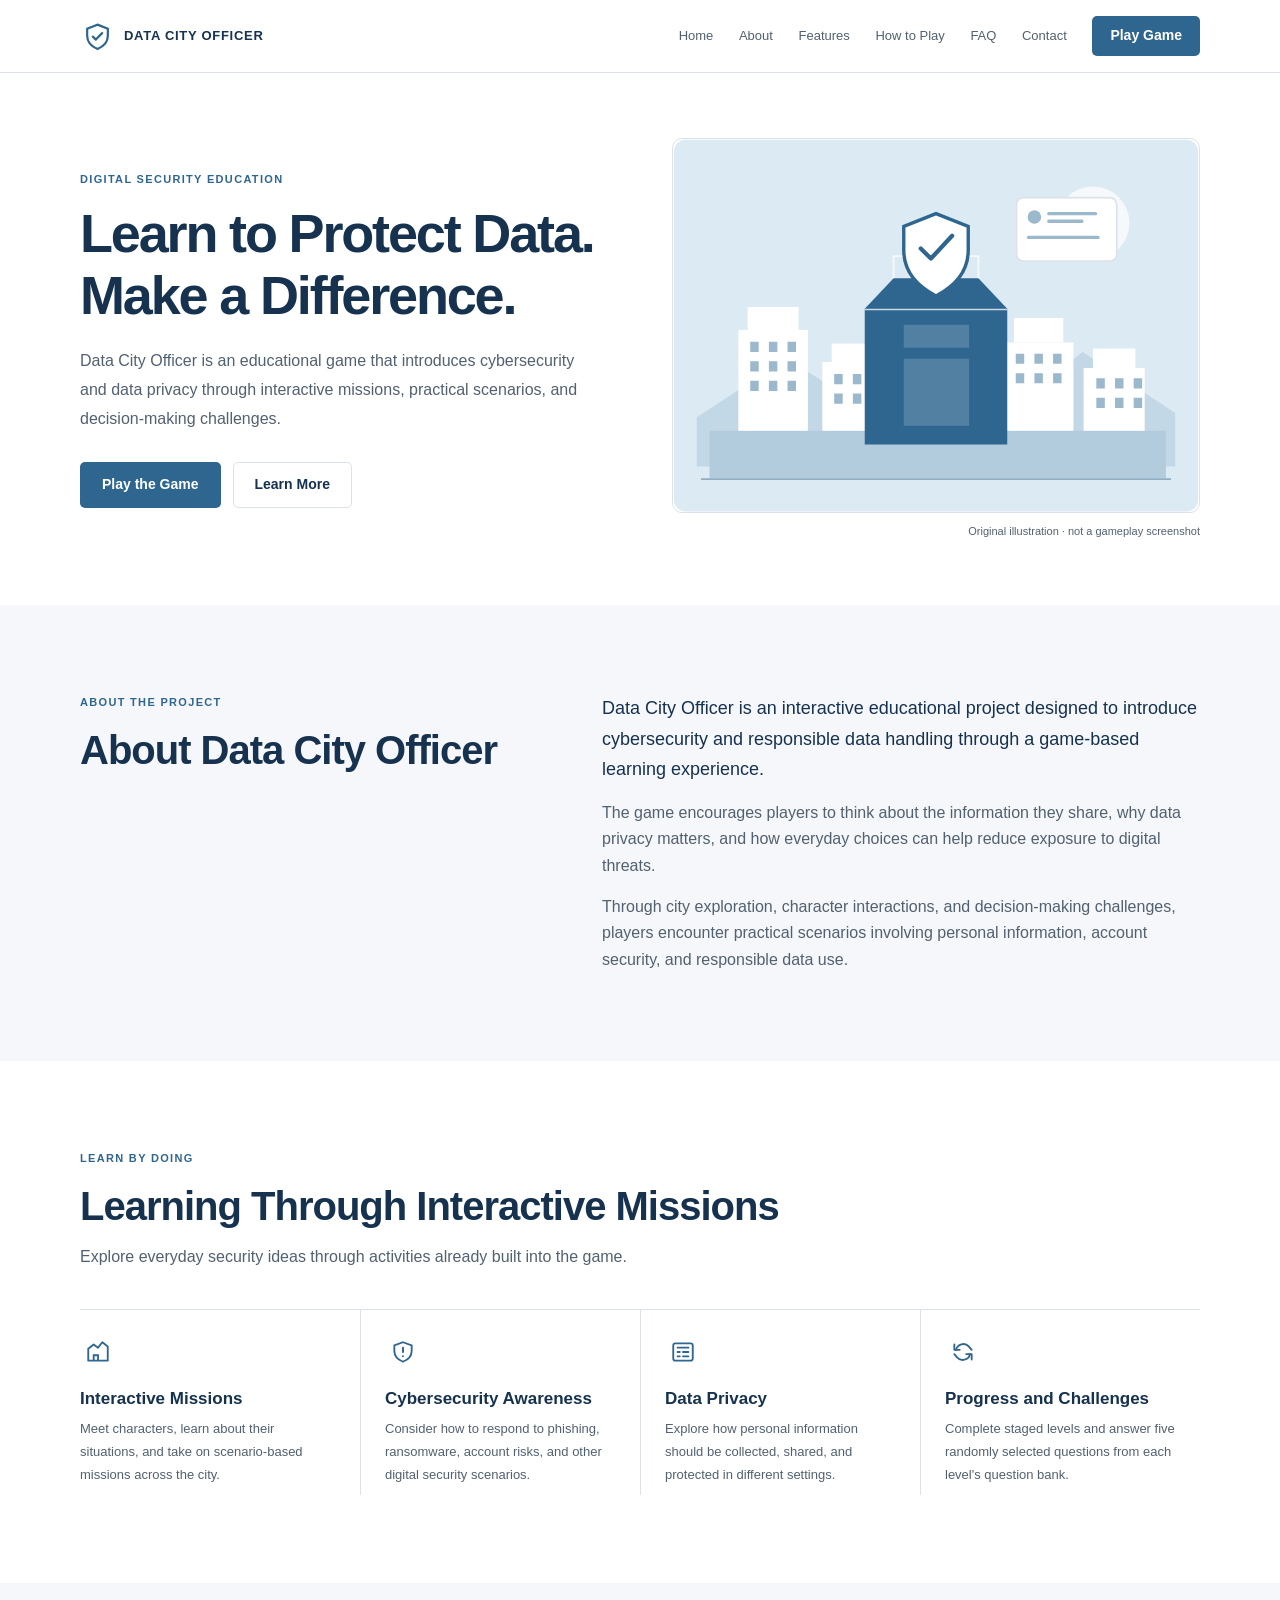
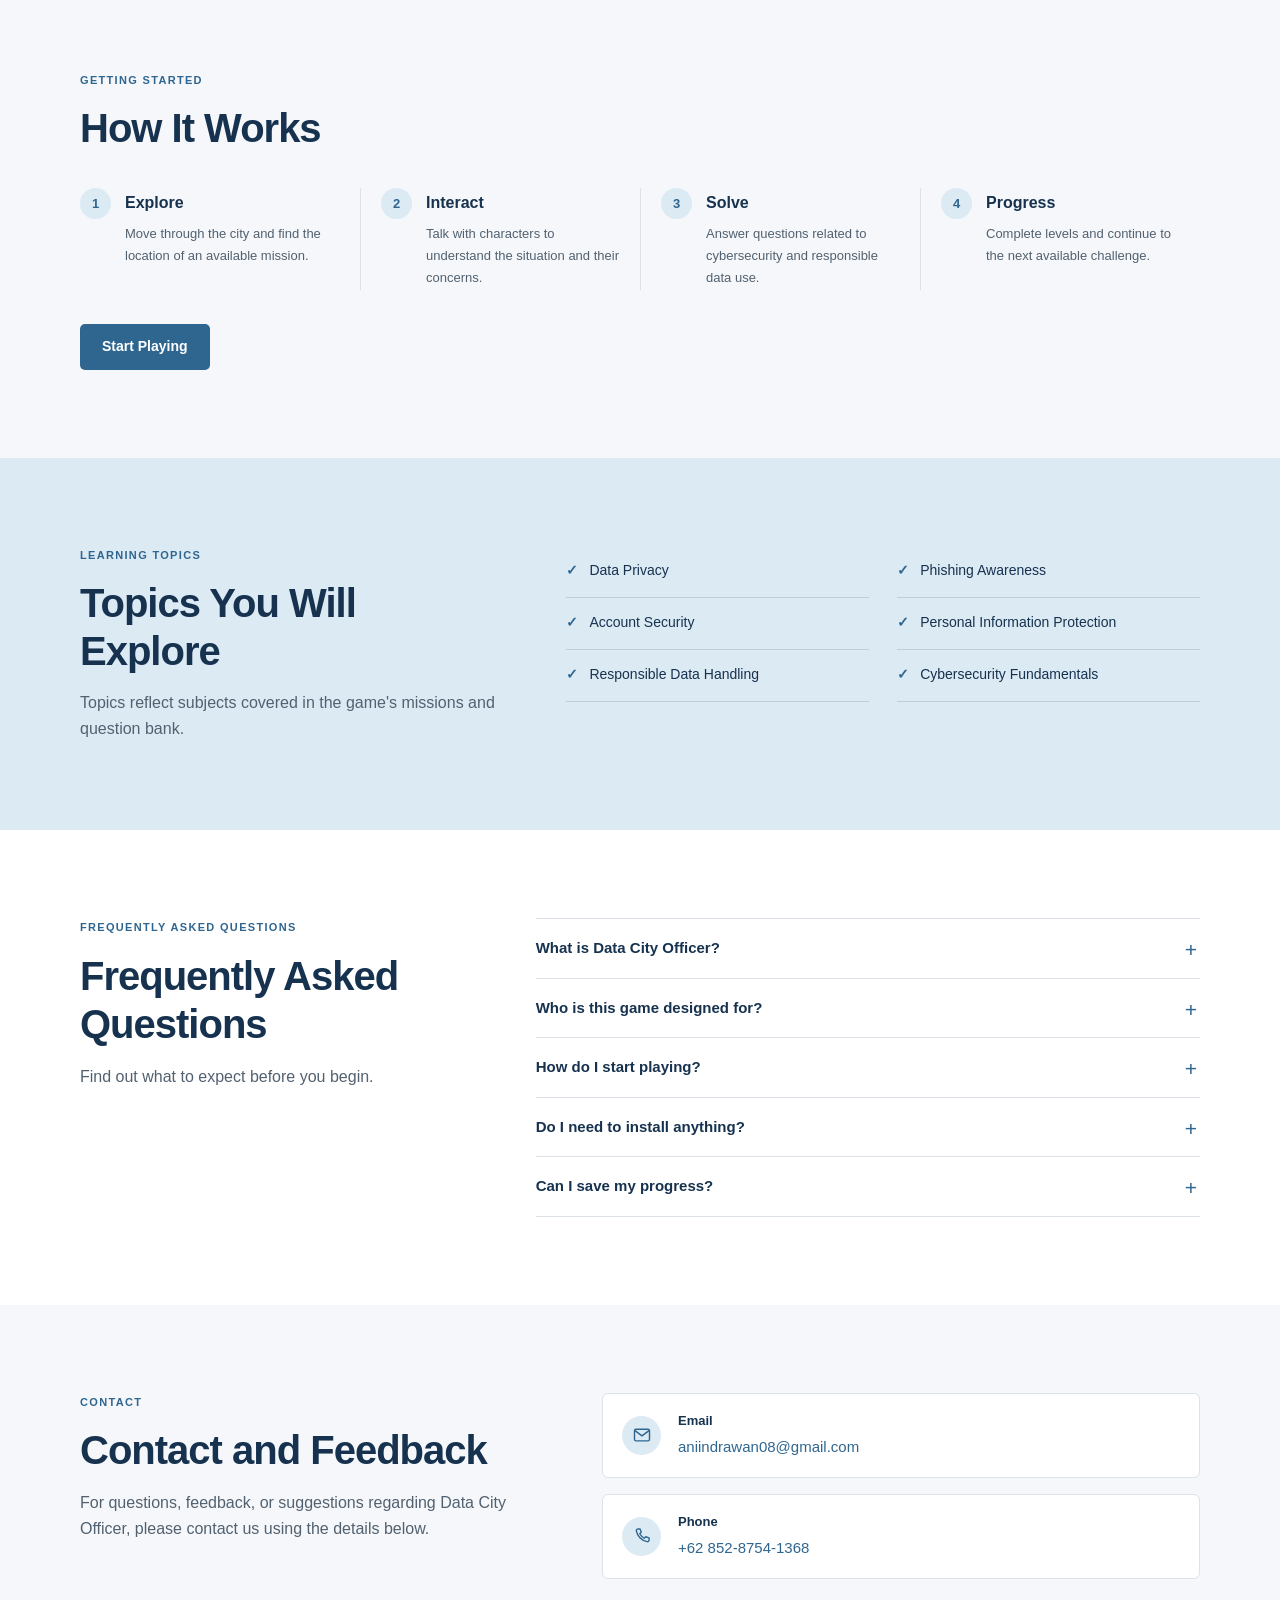
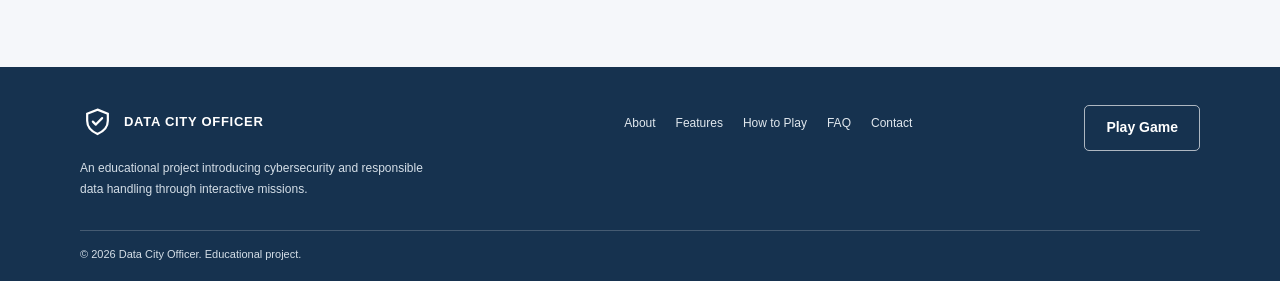
<file: DCO.html>
<!DOCTYPE html>
<html lang="id">
<head>
  <meta charset="UTF-8">
  <meta http-equiv="refresh" content="0; url=index.html">
  <title>DATA CITY OFFICER</title>
  <script>
    window.location.replace("index.html");
  </script>
</head>
<body style="background:#0a0e17; color:#00f2fe; font-family:sans-serif; text-align:center; padding-top:20%;">
  <h2>Memuat DATA CITY OFFICER: Guardians of Data City...</h2>
  <p><a href="index.html" style="color:#00f2fe;">Klik di sini jika tidak otomatis dialihkan.</a></p>
</body>
</html>
</file>
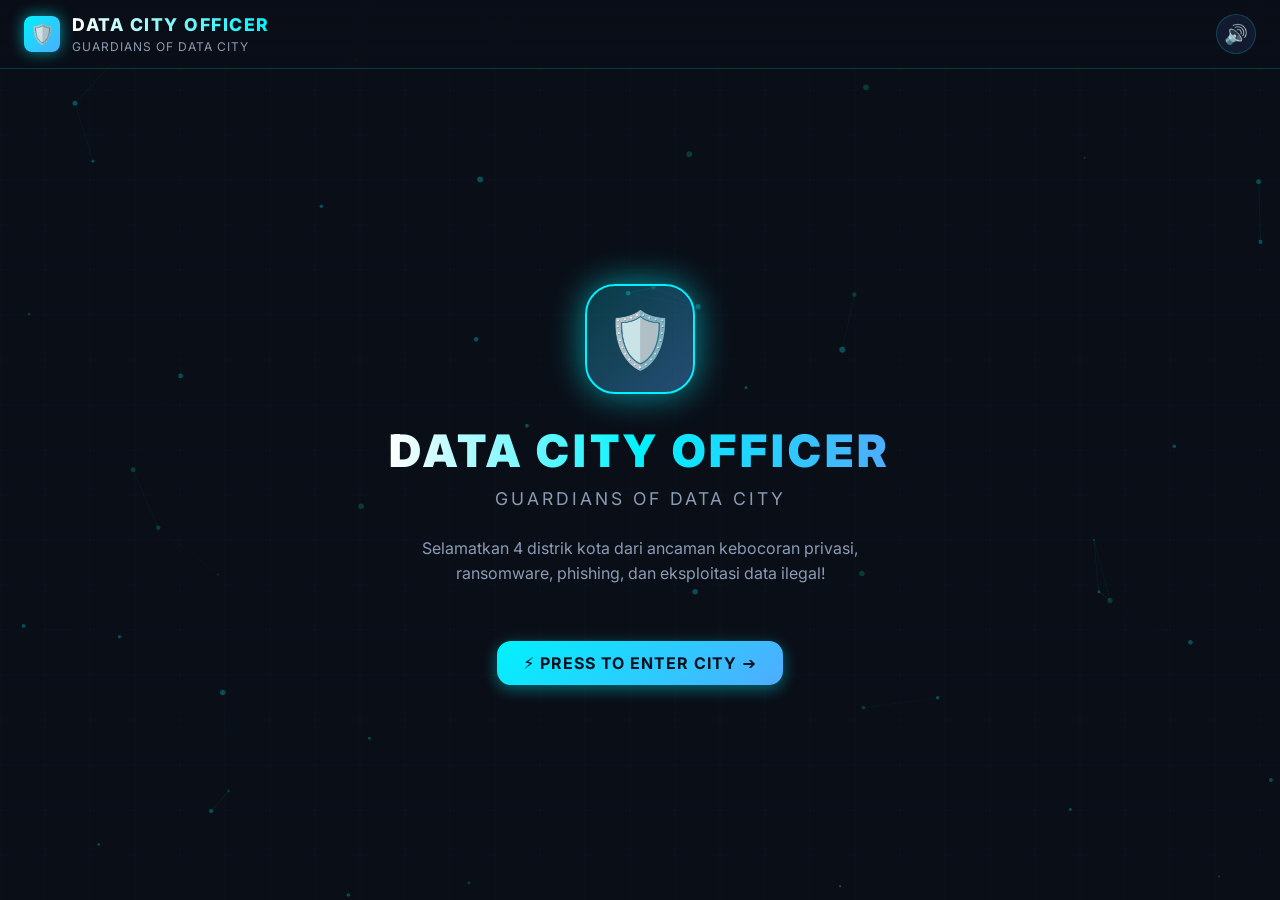
<file: game.html>
<!DOCTYPE html>
<html lang="id">

<head>
  <meta charset="UTF-8">
  <meta name="viewport" content="width=device-width, initial-scale=1.0, maximum-scale=1.0, user-scalable=no">
  <title>DATA CITY OFFICER: Guardians of Data City</title>
  <meta name="description"
    content="Game 2D edukatif cybersecurity dan data privacy berbasis browser. Selamatkan Data City dari kebocoran dan penyalahgunaan data!">
  <meta name="keywords" content="cybersecurity game, data privacy, trivia, edukasi keamanan data, data city officer">

  <!-- Modern Font -->
  <link rel="preconnect" href="https://fonts.googleapis.com">
  <link rel="preconnect" href="https://fonts.gstatic.com" crossorigin>
  <link
    href="https://fonts.googleapis.com/css2?family=Inter:wght@400;600;700;800;900&family=JetBrains+Mono:wght@700;800&display=swap"
    rel="stylesheet">

  <!-- Stylesheets -->
  <link rel="stylesheet" href="css/style.css">
  <link rel="stylesheet" href="css/animations.css">
  <link rel="stylesheet" href="css/menu.css">
  <link rel="stylesheet" href="css/map.css">
  <link rel="stylesheet" href="css/quiz.css">
  <link rel="stylesheet" href="css/city.css">
</head>

<body>

  <!-- Cyber Background Canvas -->
  <canvas id="bg-canvas"></canvas>

  <!-- Confetti Canvas -->
  <canvas id="confetti-canvas"></canvas>

  <!-- Red Strobe Overlay for Data Breach -->
  <div id="breach-overlay"></div>

  <!-- Game Over Narrative -->
  <div class="game-over-overlay" id="game-over-overlay" role="alertdialog" aria-modal="true" aria-labelledby="game-over-title" aria-describedby="game-over-narrative" hidden>
    <div class="game-over-narrative" id="game-over-narrative" aria-live="assertive">
      <h2 id="game-over-title">GAME OVER</h2>
      <p class="game-over-line game-over-line-one">Firewall kota gagal bertahan.</p>
      <p class="game-over-line game-over-line-two">Data warga dan informasi pribadi mereka telah bocor ke pihak yang tidak berwenang.</p>
      <p class="game-over-line game-over-line-three">Operasi gagal. Data City berada dalam kondisi darurat.</p>
      <p class="game-over-line game-over-return">Mengembalikanmu ke menu utama...</p>
    </div>
  </div>

  <!-- Toast Notifications Container -->
  <div id="toast-container" aria-live="polite"></div>

  <!-- Main Game Container -->
  <div id="game-app">

    <!-- Global Top Navigation Header -->
    <header class="game-header">
      <div class="header-brand" id="header-brand-logo" role="button" tabindex="0" title="Kembali ke Menu Utama">
        <div class="badge-logo">🛡️</div>
        <div class="brand-titles">
          <span class="brand-title">Data City Officer</span>
          <span class="brand-subtitle">Guardians of Data City</span>
        </div>
      </div>

      <div class="header-stats" hidden>
        <div class="stat-pill score-pill" title="Base Score dan Speed Bonus">
          <span class="icon">⭐</span>
          <span id="header-score-val">0</span>
          <span id="header-speed-val" style="font-size:0.75rem; color:var(--cyan); margin-left:2px;">+0</span>
        </div>
        <div class="stat-pill lives-pill" title="Nyawa Officer">
          <span id="header-lives-val">❤️ ❤️ ❤️</span>
        </div>
        <div class="stat-pill wallet-pill" title="Saldo Rupiah">
          <span>💰</span>
          <span id="header-balance-val">Rp0</span>
        </div>
      </div>

      <div class="header-controls">
        <button class="btn-secondary header-shop-button" id="btn-open-shop" type="button" hidden>
          🛒 SHOP
        </button>
        <button class="btn-icon" id="btn-sound-toggle" aria-label="Toggle Sound" title="Suara On/Off">
          🔊
        </button>
      </div>
    </header>

    <!-- Screens Viewport Container -->
    <main id="screens-viewport">

      <!-- ===================================================================
           1. SPLASH SCREEN
           =================================================================== -->
      <section id="screen-splash" class="game-screen active">
        <div class="splash-badge">🛡️</div>
        <div>
          <h1 class="splash-title">DATA CITY OFFICER</h1>
          <p class="splash-subtitle">GUARDIANS OF DATA CITY</p>
        </div>
        <p style="color:var(--text-muted); max-width:480px; font-size:1rem; line-height:1.6;">
          Selamatkan 4 distrik kota dari ancaman kebocoran privasi, ransomware, phishing, dan eksploitasi data ilegal!
        </p>
        <button class="btn-primary splash-press-btn" id="btn-splash-enter">
          ⚡ PRESS TO ENTER CITY ➔
        </button>
      </section>

      <!-- ===================================================================
           2. MAIN MENU SCREEN
           =================================================================== -->
      <section id="screen-menu" class="game-screen">
        <div class="menu-layout">
          <!-- Hero Character Display -->
          <div class="menu-hero">
            <div class="character-card">
              <div class="character-avatar-wrapper floating-anim">
                <!-- SVG Avatar inserted via JS -->
              </div>
              <div class="hero-officer-info">
                <div class="hero-officer-name">Data City Officer</div>
                <div class="hero-officer-role">Cyber Defense Squad</div>
              </div>
            </div>
          </div>

          <!-- Menu Options -->
          <div class="menu-content">
            <div class="menu-header-group">
              <h2 class="menu-main-title">DATA CITY OFFICER</h2>
              <div class="menu-sub-title">GUARDIANS OF DATA CITY</div>
            </div>

            <div class="menu-nav-list">
              <button class="btn-primary menu-btn" id="btn-menu-start">
                <span class="btn-icon-prefix">🚀</span> START NEW MISSION
              </button>
              <button class="btn-secondary menu-btn" id="btn-menu-continue" disabled>
                <span class="btn-icon-prefix">▶️</span> CONTINUE MISSION
              </button>
              <button class="btn-secondary menu-btn" id="btn-menu-tutorial">
                <span class="btn-icon-prefix">📖</span> TUTORIAL & BRIEFING
              </button>
              <button class="btn-secondary menu-btn" id="btn-menu-how">
                <span class="btn-icon-prefix">❓</span> HOW TO PLAY & RULES
              </button>
              <button class="btn-secondary menu-btn" id="btn-menu-settings">
                <span class="btn-icon-prefix">⚙️</span> SETTINGS & STORAGE
              </button>
            </div>

            <div class="menu-footer-info">
              <span>v1.0 Standard Web Game</span>
              <span>4 Stages • 12 Levels • 360 Questions</span>
            </div>
          </div>
        </div>
      </section>

      <!-- ===================================================================
           3. TUTORIAL SCREEN
           =================================================================== -->
      <section id="screen-tutorial" class="game-screen">
        <div class="tutorial-card">
          <div class="tutorial-header">
            <h2 style="font-size:1.3rem; color:#fff; display:flex; align-items:center; gap:8px;">
              🛡️ PANDUAN PETUGAS KEAMANAN DATA
            </h2>
            <div class="tutorial-step-indicator" id="tutorial-step-indicator">
              PANDUAN 1 / 6
            </div>
          </div>

          <!-- Slide 1: Cara Menjawab & Keyboard -->
          <div class="tutorial-slide active">
            <div class="tutorial-slide-title">
              <span>🎮</span> 1. Cara Menjawab & Kontrol
            </div>
            <p class="tutorial-slide-desc">
              Pilih salah satu dari 4 opsi jawaban terbaik berdasarkan prinsip keamanan data dan privasi. Kamu dapat
              mengklik jawaban langsung atau menggunakan tombol keyboard:
            </p>
            <div class="tutorial-visual-box">
              <div class="tutorial-key-list">
                <span class="key-badge">1 / A</span> Pilihan A
                <span class="key-badge">2 / B</span> Pilihan B
                <span class="key-badge">3 / C</span> Pilihan C
                <span class="key-badge">4 / D</span> Pilihan D
              </div>
            </div>
          </div>

          <!-- Slide 2: Timer 1:30 Menit -->
          <div class="tutorial-slide">
            <div class="tutorial-slide-title">
              <span>⏱️</span> 2. Batas Waktu 1:30 Menit & Speed Bonus
            </div>
            <p class="tutorial-slide-desc">
              Setiap pertanyaan memiliki batas waktu <strong>1:30 menit (90 detik)</strong>.
            </p>
            <div class="tutorial-visual-box">
              <ul style="list-style:none; display:flex; flex-direction:column; gap:8px;">
                <li>🟢 <strong>1:30–0:21:</strong> Waktu normal. Jawab dalam 30 detik pertama (> 1:00 tersisa) untuk
                  meraih <span style="color:var(--cyan);font-weight:700;">+50 Speed Bonus</span>!</li>
                <li>🟡 <strong>0:20–0:11:</strong> Peringatan (Warning pulse).</li>
                <li>🔴 <strong>0:10–0:00:</strong> Kritis (Critical). Jika mencapai 0:00, jawaban dihitung salah!</li>
              </ul>
            </div>
          </div>

          <!-- Slide 3: Sistem Nyawa (Lives) -->
          <div class="tutorial-slide">
            <div class="tutorial-slide-title">
              <span>❤️</span> 3. Sistem Nyawa (Lives)
            </div>
            <p class="tutorial-slide-desc">
              Officer memulai permainan dengan <strong>3 Nyawa (❤️ ❤️ ❤️)</strong>. Nyawa yang tersisa dibawa ke level
              berikutnya. Setelah menyelesaikan satu stage, Officer mendapat <strong>+1 nyawa</strong> (maksimal 3):
            </p>
            <div class="tutorial-visual-box">
              <ul style="list-style:none; display:flex; flex-direction:column; gap:8px;">
                <li>💔 <strong>Salah 1x:</strong> Mendapat Peringatan Risiko Keamanan Data.</li>
                <li>💔 <strong>Salah 2x:</strong> Security Alert! Skor level berkurang 50%!</li>
                <li>💔 <strong>Salah 3x:</strong> Memicu <strong>DATA BREACH!</strong></li>
              </ul>
            </div>
          </div>

          <!-- Slide 4: Data Breach -->
          <div class="tutorial-slide">
            <div class="tutorial-slide-title">
              <span>🚨</span> 4. Bahaya Data Breach
            </div>
            <p class="tutorial-slide-desc">
              Jika melakukan kesalahan sebanyak 3 kali dalam satu level, sistem keamanan kota lumpuh!
            </p>
            <div class="tutorial-visual-box" style="border-color:var(--crimson);">
              <p style="color:var(--crimson); font-weight:700;">
                Alarm berbunyi dan layar Game Over muncul dengan narasi kebocoran data, lalu kamu dikembalikan ke menu
                utama. Selesaikan stage untuk memulihkan 1 nyawa.
              </p>
            </div>
          </div>

          <!-- Slide 5: Power-Ups (Audit Log & Encryption) -->
          <div class="tutorial-slide">
            <div class="tutorial-slide-title">
              <span>⚡</span> 5. Power-Up Bantuan Officer
            </div>
            <p class="tutorial-slide-desc">
              Setiap level memberikanmu 2 perlengkapan canggih (masing-masing 1x per level):
            </p>
            <div class="tutorial-visual-box">
              <div style="display:flex; flex-direction:column; gap:12px;">
                <div>
                  <strong style="color:var(--cyan);">🔍 AUDIT LOG (Tombol L):</strong> Mengeliminasi 2 opsi jawaban yang
                  salah secara otomatis!
                </div>
                <div>
                  <strong style="color:#a855f7;">🔐 ENCRYPTION (Tombol E):</strong> Membekukan timer selama 7 detik
                  untuk memberikan waktu berpikir ekstra!
                </div>
              </div>
            </div>
          </div>

          <!-- Slide 6: Pangkat & Skor Akhir -->
          <div class="tutorial-slide">
            <div class="tutorial-slide-title">
              <span>🏆</span> 6. Skor & Pangkat Tertinggi
            </div>
            <p class="tutorial-slide-desc">
              Selesaikan 12 level di 4 stage (Hospital, E-Shop, School, Restaurant). Setiap level memilih 5 soal acak dari bank 30 soal.
            </p>
            <div class="tutorial-visual-box">
              <div style="display:grid; grid-template-columns:1fr 1fr; gap:10px; width:100%;">
                <div>🥉 0–1000: Rookie Officer</div>
                <div>🥈 1001–2500: Junior Officer</div>
                <div>🥇 2501–3500: Senior Officer</div>
                <div>👑 3501–6000: Chief Data Guardian</div>
              </div>
            </div>
          </div>

          <!-- Tutorial Navigation -->
          <div class="tutorial-nav">
            <button class="btn-secondary" id="btn-tutorial-prev">
              ⬅ KEMBALI
            </button>
            <button class="btn-primary" id="btn-tutorial-next">
              LANJUT ➔
            </button>
          </div>
        </div>
      </section>

      <!-- 2D City Exploration -->
      <section id="screen-city" class="game-screen">
        <div class="city-world" id="city-world">
          <canvas id="city-canvas" aria-label="Data City 2D world; drag with the left mouse button or a finger to move"></canvas>
          <div class="city-hud">
            <div class="city-hud-brand">🛡️ DATA CITY OFFICER <span id="city-rank">ROOKIE OFFICER</span></div>
            <div class="city-hud-stats">
              <span>⭐ <b id="city-score">0</b></span>
              <span>✨ <b id="city-xp">0 XP</b></span>
              <span>❤️ <b id="city-lives">3</b></span>
              <div class="city-security-pill"><span>🔐 <b id="city-security">0%</b></span><i><em id="city-security-fill"></em></i></div>
            </div>
            <div class="city-objective">
              <small>CURRENT OBJECTIVE</small>
              <strong id="city-objective-text">Visit Hospital and talk to Dr. Maya.</strong>
            </div>
            <div class="city-hud-actions">
              <button type="button" id="city-map-toggle" aria-label="Show city map">🗺️</button>
              <button type="button" id="city-pause-button" aria-label="Pause game">Ⅱ</button>
            </div>
          </div>
          <div class="city-minimap" id="city-minimap" aria-label="Minimap"></div>
          <div class="city-interact-prompt" id="city-interact-prompt" hidden></div>
          <div class="city-touch-controls" id="city-touch-controls" aria-label="Movement controls">
            <div class="city-dpad">
              <button type="button" data-move="up" aria-label="Move up">▲</button>
              <button type="button" data-move="left" aria-label="Move left">◀</button>
              <button type="button" data-move="down" aria-label="Move down">▼</button>
              <button type="button" data-move="right" aria-label="Move right">▶</button>
            </div>
            <button type="button" id="city-touch-interact">E&nbsp; TALK</button>
          </div>
          <div class="city-dialog-shade" id="city-dialog-shade" hidden>
            <section class="city-dialog" role="dialog" aria-modal="true" aria-labelledby="city-dialog-title">
              <header><span id="city-dialog-avatar">🛡️</span><div><strong id="city-dialog-title">Data City</strong><small id="city-dialog-role"></small></div><button type="button" id="city-dialog-close" aria-label="Close">×</button></header>
              <p id="city-dialog-text"></p>
              <div class="city-dialog-progress" id="city-dialog-progress"></div>
              <footer>
                <button type="button" class="btn-secondary" id="city-dialog-skip">SKIP</button>
                <button type="button" class="btn-secondary" id="city-dialog-next">CONTINUE</button>
                <div class="city-mission-actions" id="city-mission-actions" hidden></div>
              </footer>
            </section>
          </div>
          <div class="city-briefing-shade" id="city-briefing-shade" hidden>
            <section class="city-briefing" role="dialog" aria-modal="true">
              <span id="city-briefing-icon">🛡️</span>
              <small>MISSION START</small>
              <h2 id="city-briefing-district">HOSPITAL SECURITY</h2>
              <p id="city-briefing-title">Pendaftaran Pasien Baru</p>
              <button type="button" class="btn-primary" id="city-briefing-start">START MISSION</button>
              <button type="button" class="btn-secondary" id="city-briefing-cancel">KEMBALI</button>
            </section>
          </div>
          <div class="city-pause-shade" id="city-pause-shade" hidden>
            <section class="city-pause" role="dialog" aria-modal="true">
              <h2>GAME PAUSED</h2>
              <button type="button" class="btn-primary" id="city-resume">RESUME</button>
              <button type="button" class="btn-secondary" id="city-save">SAVE GAME</button>
              <button type="button" class="btn-secondary" id="city-settings">SETTINGS</button>
              <button type="button" class="btn-secondary" id="city-district-map">DISTRICT MAP</button>
              <button type="button" class="btn-secondary" id="city-main-menu">MAIN MENU</button>
            </section>
          </div>
          <div class="city-welcome" id="city-welcome" hidden>
            <strong>WELCOME TO DATA CITY</strong>
            <span>Explore the city. Talk to people. Protect their data.</span>
          </div>
        </div>
      </section>

      <!-- ===================================================================
           4. DATA CITY MAP SCREEN
           =================================================================== -->
      <section id="screen-map" class="game-screen">
        <div class="map-header">
          <div class="map-title-group">
            <h2>PETA STAGE DATA CITY</h2>
            <p>Selesaikan ketiga level dalam setiap stage secara berurutan untuk membuka stage berikutnya.</p>
          </div>
          <div class="map-global-security">
            <div class="global-sec-info">
              <span class="global-sec-label">TOTAL KEAMANAN KOTA</span>
              <span class="global-sec-value" id="global-sec-val">20%</span>
            </div>
          </div>
        </div>

        <!-- 2D Map Grid (Expanded Panoramic Layout) -->
        <div class="city-map-container">
          <!-- Central HQ Node Banner -->
          <div class="district-node-hq">
            <div class="hq-node-card">
              <div class="hq-icon-box">🏢</div>
              <div class="hq-info-box">
                <div class="hq-title">DATA CITY HQ — COMMAND CENTER</div>
                <div class="hq-status-row">
                  <span class="hq-status-badge">CENTRAL FIREWALL</span>
                  <span class="hq-firewall-indicator" id="hq-firewall-status">FIREWALL INTEGRITY: 20%</span>
                </div>
              </div>
            </div>
          </div>

          <!-- 4 District Nodes Panoramic Grid -->
          <div class="districts-grid-container">
            <!-- Hospital Node -->
            <div class="district-node-hospital">
              <div class="district-card" id="card-hospital" tabindex="0">
                <div class="district-card-header">
                  <div class="district-icon-wrapper">🏥</div>
                  <div class="district-badge-status badge-unlocked">UNLOCKED</div>
                </div>
                <div class="district-info-body">
                  <div class="district-name">HOSPITAL</div>
                  <div class="district-topic">Medical Data Privacy</div>
                  <div class="district-npc-hint">👩‍⚕️ Dr. Maya</div>
                </div>
                <div class="district-security-box">
                  <div class="sec-bar-header">
                    <span class="sec-level-label">Security</span>
                    <span class="sec-percent-val">20%</span>
                  </div>
                  <div class="sec-progress-track">
                    <div class="sec-progress-fill danger" style="width: 20%;"></div>
                  </div>
                </div>
                <button class="btn-primary district-action-btn">ENTER DISTRICT</button>
              </div>
            </div>

            <!-- E-Shop Node -->
            <div class="district-node-eshop">
              <div class="district-card" id="card-eshop" tabindex="0">
                <div class="district-card-header">
                  <div class="district-icon-wrapper">🛒</div>
                  <div class="district-badge-status badge-unlocked">UNLOCKED</div>
                </div>
                <div class="district-info-body">
                  <div class="district-name">E-SHOP</div>
                  <div class="district-topic">Customer & Transaction Data</div>
                  <div class="district-npc-hint">👨‍💼 Alex</div>
                </div>
                <div class="district-security-box">
                  <div class="sec-bar-header">
                    <span class="sec-level-label">Security</span>
                    <span class="sec-percent-val">20%</span>
                  </div>
                  <div class="sec-progress-track">
                    <div class="sec-progress-fill danger" style="width: 20%;"></div>
                  </div>
                </div>
                <button class="btn-primary district-action-btn">ENTER DISTRICT</button>
              </div>
            </div>

            <!-- School Node -->
            <div class="district-node-school">
              <div class="district-card" id="card-school" tabindex="0">
                <div class="district-card-header">
                  <div class="district-icon-wrapper">🏫</div>
                  <div class="district-badge-status badge-unlocked">UNLOCKED</div>
                </div>
                <div class="district-info-body">
                  <div class="district-name">SCHOOL</div>
                  <div class="district-topic">Student Data Privacy</div>
                  <div class="district-npc-hint">👩‍🏫 Ms. Rina</div>
                </div>
                <div class="district-security-box">
                  <div class="sec-bar-header">
                    <span class="sec-level-label">Security</span>
                    <span class="sec-percent-val">20%</span>
                  </div>
                  <div class="sec-progress-track">
                    <div class="sec-progress-fill danger" style="width: 20%;"></div>
                  </div>
                </div>
                <button class="btn-primary district-action-btn">ENTER DISTRICT</button>
              </div>
            </div>

            <!-- Restaurant Node -->
            <div class="district-node-restaurant">
              <div class="district-card" id="card-restaurant" tabindex="0">
                <div class="district-card-header">
                  <div class="district-icon-wrapper">🍽️</div>
                  <div class="district-badge-status badge-unlocked">UNLOCKED</div>
                </div>
                <div class="district-info-body">
                  <div class="district-name">RESTAURANT</div>
                  <div class="district-topic">Privacy & Network Security</div>
                  <div class="district-npc-hint">👨‍🍳 Chef Budi</div>
                </div>
                <div class="district-security-box">
                  <div class="sec-bar-header">
                    <span class="sec-level-label">Security</span>
                    <span class="sec-percent-val">20%</span>
                  </div>
                  <div class="sec-progress-track">
                    <div class="sec-progress-fill danger" style="width: 20%;"></div>
                  </div>
                </div>
                <button class="btn-primary district-action-btn">ENTER DISTRICT</button>
              </div>
            </div>
          </div>
        </div>

        <!-- Map Footer -->
        <div class="map-footer">
          <button class="btn-secondary" id="btn-map-back-menu">
            ⬅ MENU UTAMA
          </button>
          <div class="map-progress-summary">
            <button class="btn-secondary" id="btn-map-achievements">
              🏆 ACHIEVEMENTS
            </button>
            <button class="btn-secondary" id="btn-map-return-city">
              🚶 RETURN TO CITY
            </button>
          </div>
        </div>
      </section>

      <!-- ===================================================================
           5. QUIZ / QUESTION SCREEN
           =================================================================== -->
      <section id="screen-quiz" class="game-screen">
        <!-- Top HUD -->
        <div class="quiz-hud">
          <div class="hud-district-info">
            <div class="hud-district-badge" id="hud-district-icon">🏥</div>
            <div class="hud-district-names">
              <div class="hud-district-title" id="hud-district-title">HOSPITAL - LEVEL 1</div>
              <div class="hud-district-sec" id="hud-district-sec">DATA SECURITY: 20%</div>
            </div>
          </div>

          <div class="hud-question-counter" id="hud-question-counter">
            QUESTION 1/5
          </div>

          <!-- Timer Clock -->
          <div class="hud-timer-box normal" id="hud-timer-display" title="Sisa Waktu">
            <span>⏱</span>
            <span id="hud-timer-val">1:30</span>
          </div>
        </div>

        <div
          class="quiz-progress-track"
          id="quiz-progress-track"
          role="progressbar"
          aria-label="Progres pertanyaan level"
          aria-valuemin="0"
          aria-valuemax="5"
          aria-valuenow="0"
        >
          <div class="quiz-progress-fill" id="quiz-progress-fill"></div>
        </div>

        <!-- Question Card -->
        <div class="quiz-main-card" id="quiz-main-card">
          <!-- Scenario Narration -->
          <div class="quiz-scenario-box" id="quiz-scenario">
            Seorang pasien datang ke loket pendaftaran rawat jalan poli umum.
          </div>

          <!-- Question Headline -->
          <div class="quiz-question-text" id="quiz-question-text">
            Data mana yang TIDAK boleh kamu minta?
          </div>

          <!-- 4 Options Grid -->
          <div class="quiz-options-container" id="quiz-options-grid">
            <!-- Options dynamically rendered by JS -->
          </div>
        </div>

        <!-- Bottom Power-ups Bar -->
        <div class="quiz-powerups-bar">
          <div class="powerups-group">
            <button class="btn-powerup" id="btn-powerup-audit" title="Eliminasi 2 pilihan yang salah (Shortcut: L)">
              <span>🔍 AUDIT LOG</span>
              <span class="powerup-count-badge" id="powerup-audit-count">1</span>
            </button>
            <button class="btn-powerup" id="btn-powerup-encrypt" title="Bekukan timer selama 7 detik (Shortcut: E)">
              <span>🔐 ENCRYPTION</span>
              <span class="powerup-count-badge" id="powerup-encrypt-count">1</span>
            </button>
          </div>

          <div class="keyboard-hints">
            ⌨️ Tombol: <strong>1-4</strong> (Jawaban) | <strong>L</strong> (Audit) | <strong>E</strong> (Encrypt)
          </div>
          <button class="btn-secondary quiz-inventory-button" id="btn-open-inventory" type="button">🎒 INVENTARIS</button>
        </div>
      </section>

      <!-- ===================================================================
           6. LEVEL / DISTRICT COMPLETE SCREEN
           =================================================================== -->
      <section id="screen-complete" class="game-screen">
        <div class="complete-card">
          <div class="complete-icon" id="complete-icon">🏆</div>
          <h2 class="complete-title" id="complete-title">LEVEL COMPLETE!</h2>
          <p class="complete-subtitle" id="complete-subtitle">
            Protokol data distrik berhasil dipulihkan!
          </p>

          <div class="complete-stats-grid">
            <div class="stat-box">
              <span class="stat-box-label">SKOR LEVEL INI</span>
              <span class="stat-box-value" id="complete-score-val">500 / 500</span>
            </div>
            <div class="stat-box">
              <span class="stat-box-label">SECURITY RESTORED</span>
              <span class="stat-box-value" id="complete-sec-val">50%</span>
            </div>
            <div class="stat-box">
              <span class="stat-box-label">XP EARNED</span>
              <span class="stat-box-value" id="complete-xp-val">+0 XP</span>
            </div>
          </div>

          <!-- Badge Showcase (When District 100% Complete) -->
          <div class="badge-reward-showcase" id="complete-badge-box" style="display:none;">
            <div class="badge-reward-icon" id="badge-reward-icon">🩺</div>
            <div class="badge-reward-info">
              <span class="badge-reward-tag">BADGE UNLOCKED!</span>
              <span class="badge-reward-name" id="badge-reward-name">Medical Data Guardian</span>
            </div>
          </div>

          <button class="btn-primary" id="btn-complete-continue">
            CONTINUE MISSION ➔
          </button>
        </div>
      </section>

      <!-- ===================================================================
           7. FINAL ENDING & RANKING SCREEN
           =================================================================== -->
      <section id="screen-ending" class="game-screen">
        <div class="ending-card">
          <div class="ending-badge-large">👑</div>
          <h1 class="ending-title">DATA CITY SECURED!</h1>
          <p style="color:var(--text-muted); font-size:1.1rem; max-width:600px;">
            Selamat, Officer! Seluruh 4 distrik kota telah terlindungi dari ancaman kebocoran dan penyalahgunaan data
            siber!
          </p>

          <div class="ending-rank-tag" id="ending-rank-tag">
            CHIEF DATA GUARDIAN
          </div>

          <div class="ending-security">
            <div><strong>DATA CITY SECURITY</strong><b id="ending-security-val">100%</b></div>
            <div class="ending-security-track"><span id="ending-security-fill"></span></div>
          </div>

          <div class="complete-stats-grid" style="max-width:500px;">
            <div class="stat-box">
              <span class="stat-box-label">TOTAL BASE SCORE</span>
              <span class="stat-box-value" id="ending-score-val">0 / 6000</span>
            </div>
            <div class="stat-box">
              <span class="stat-box-label">SPEED BONUS</span>
              <span class="stat-box-value" id="ending-speed-val">+450</span>
            </div>
          </div>

          <div class="ending-districts-grid">
            <div class="district-secured-pill">
              <span>🏥 Hospital</span>
              <span class="district-secured-check">SECURED ✓</span>
            </div>
            <div class="district-secured-pill">
              <span>🛒 E-Shop</span>
              <span class="district-secured-check">SECURED ✓</span>
            </div>
            <div class="district-secured-pill">
              <span>🏫 School</span>
              <span class="district-secured-check">SECURED ✓</span>
            </div>
            <div class="district-secured-pill">
              <span>🍽️ Restaurant</span>
              <span class="district-secured-check">SECURED ✓</span>
            </div>
          </div>

          <div class="ending-actions">
            <button class="btn-primary" id="btn-ending-play-again">
              🔄 MAIN LAGI
            </button>
            <button class="btn-secondary" id="btn-ending-view-map">
              🗺️ LIHAT PETA KOTA
            </button>
          </div>
        </div>
      </section>

    </main>

    <!-- ===================================================================
         MODALS
         =================================================================== -->

    <!-- District Briefing / NPC Dialogue Modal -->
    <div class="modal-overlay" id="modal-briefing">
      <div class="modal-card">
        <div class="modal-header">
          <div class="modal-title" id="briefing-district-name">
            🏥 HOSPITAL DISTRICT
          </div>
          <button class="btn-icon btn-modal-close" aria-label="Tutup">✕</button>
        </div>
        <div class="modal-body briefing-card">
          <div class="briefing-npc-row">
            <div class="npc-avatar-box" id="briefing-npc-avatar">👩‍⚕️</div>
            <div class="npc-info-header">
              <div class="npc-name" id="briefing-npc-name">Dr. Maya</div>
              <div class="npc-role" id="briefing-npc-role">Chief Medical Officer</div>
            </div>
          </div>
          <div class="dialogue-bubble" id="briefing-npc-quote">
            "Officer! Rumah sakit kami mengalami masalah pengelolaan data pasien..."
          </div>

          <div style="font-weight:700; font-size:0.95rem; margin-top:8px;">PILIH LEVEL MISI:</div>
          <div class="briefing-levels-preview" id="briefing-levels-list"></div>
        </div>
        <div class="modal-footer">
          <button class="btn-secondary btn-modal-close">KEMBALI KE PETA</button>
        </div>
      </div>
    </div>

    <!-- Answer Feedback Modal -->
    <div class="modal-overlay" id="modal-feedback">
      <div class="modal-card" style="max-width:550px;">
        <div class="modal-body" id="feedback-modal-content">
          <!-- Dynamic feedback inserted here -->
        </div>
        <div class="modal-footer" style="justify-content:center;">
          <button class="btn-primary" id="btn-feedback-continue" style="min-width:200px;">
            LANJUTKAN (CONTINUE) ➔
          </button>
        </div>
      </div>
    </div>

    <!-- How To Play Modal -->
    <div class="modal-overlay" id="modal-how-to-play">
      <div class="modal-card">
        <div class="modal-header">
          <div class="modal-title">📖 ATURAN & CARA BERMAIN</div>
          <button class="btn-icon btn-modal-close" aria-label="Tutup">✕</button>
        </div>
        <div class="modal-body" style="display:flex; flex-direction:column; gap:16px;">
          <div>
            <h3 style="color:var(--cyan); margin-bottom:4px;">🎯 MISI UTAMA</h3>
            <p>Selesaikan 12 level di 4 stage (Hospital, E-Shop, School, Restaurant). Setiap stage memiliki 3 level
              yang harus diselesaikan berurutan; menyelesaikan Level 3 membuka stage berikutnya. Setiap level memilih
              5 soal tanpa duplikasi dari bank 30 pertanyaan.</p>
          </div>
          <div>
            <h3 style="color:var(--cyan); margin-bottom:4px;">❤️ SISTEM LIVES & DATA BREACH</h3>
            <p>Setiap level memberikan 3 nyawa. Jika melakukan 3 kesalahan, terjadi <strong>DATA BREACH</strong>:
              data warga bocor, permainan berakhir, lalu kamu dikembalikan ke menu utama.</p>
          </div>
          <div>
            <h3 style="color:var(--cyan); margin-bottom:4px;">⚡ POWER-UPS</h3>
            <p><strong>Audit Log (L):</strong> Membuang 2 jawaban salah.<br><strong>Encryption (E):</strong> Membekukan
              timer selama 7 detik.</p>
          </div>
          <div>
            <h3 style="color:var(--cyan); margin-bottom:4px;">💰 SHOP & PERLENGKAPAN</h3>
            <p>Selesaikan level untuk menerima bayaran warga satu kali. Buka <strong>SHOP</strong> untuk membeli
              perlengkapan, lalu pilih <strong>INVENTARIS</strong> saat kuis untuk menggunakannya. Timer kuis tetap
              berjalan saat Shop atau inventaris terbuka. Recovery Kit memulihkan nyawa, Time Token menambah 15 detik,
              Threat Scanner menghapus satu opsi salah, Encryption Shield menahan satu penalti nyawa, dan Forensic
              Analyzer memberi petunjuk prinsip keamanan.</p>
          </div>
          <div>
            <h3 style="color:var(--cyan); margin-bottom:4px;">⌨️ TOMBOL CEPAT KEYBOARD</h3>
            <p>1 / A = Opsi A, 2 / B = Opsi B, 3 / C = Opsi C, 4 / D = Opsi D, L = Audit Log, E = Encryption,
              Spasi/Enter = Lanjut.</p>
          </div>
        </div>
        <div class="modal-footer">
          <button class="btn-primary btn-modal-close">MENGERTI</button>
        </div>
      </div>
    </div>

    <!-- Settings & LocalStorage Modal -->
    <div class="modal-overlay" id="modal-settings">
      <div class="modal-card" style="max-width:500px;">
        <div class="modal-header">
          <div class="modal-title">⚙️ PENGATURAN GAME</div>
          <button class="btn-icon btn-modal-close" aria-label="Tutup">✕</button>
        </div>
        <div class="modal-body settings-group">
          <div class="settings-row">
            <div class="settings-label">
              <span class="settings-title">Efek Suara (Audio FX)</span>
              <span class="settings-desc">Synthesizer Web Audio API</span>
            </div>
            <label class="switch">
              <input type="checkbox" id="settings-sound-switch" checked>
              <span class="slider"></span>
            </label>
          </div>

          <div class="settings-row" style="border:none; padding-top:20px;">
            <div class="settings-label">
              <span class="settings-title" style="color:var(--crimson);">Hapus Data Permainan</span>
              <span class="settings-desc">Mereset semua skor dan pencapaian tersimpan</span>
            </div>
            <button class="btn-danger" id="btn-settings-reset" style="padding:8px 16px; font-size:0.85rem;">
              RESET DATA
            </button>
          </div>
        </div>
        <div class="modal-footer">
          <button class="btn-primary btn-modal-close">SIMPAN & TUTUP</button>
        </div>
      </div>
    </div>

    <!-- Reset Confirmation Dialog Modal -->
    <div class="modal-overlay" id="modal-reset-confirm">
      <div class="modal-card" style="max-width:440px;">
        <div class="modal-header">
          <div class="modal-title" style="color:var(--crimson);">⚠️ KONFIRMASI RESET</div>
          <button class="btn-icon btn-modal-close" aria-label="Tutup">✕</button>
        </div>
        <div class="modal-body">
          Apakah kamu yakin ingin menghapus seluruh kemajuan permainan? Semua distrik yang sudah selesai dan skor akan
          kembali ke 0.
        </div>
        <div class="modal-footer">
          <button class="btn-secondary btn-modal-close">BATALKAN</button>
          <button class="btn-danger" id="btn-confirm-reset-yes">YA, RESET SEMUA</button>
        </div>
      </div>
    </div>

    <!-- Achievements Modal -->
    <div class="modal-overlay" id="modal-achievements">
      <div class="modal-card">
        <div class="modal-header">
          <div class="modal-title">🏆 ACHIEVEMENTS & PENCAPAIAN</div>
          <button class="btn-icon btn-modal-close" aria-label="Tutup">✕</button>
        </div>
        <div class="modal-body" id="achievements-list-container">
          <!-- Dynamic achievements inserted here -->
        </div>
        <div class="modal-footer">
          <button class="btn-primary btn-modal-close">TUTUP</button>
        </div>
      </div>
    </div>

    <!-- Supply Shop -->
    <div class="modal-overlay" id="modal-shop" aria-hidden="true">
      <section class="modal-card shop-modal-card" role="dialog" aria-modal="true" aria-labelledby="shop-title">
        <div class="modal-header shop-header">
          <div>
            <div class="modal-title" id="shop-title">DATA CITY SUPPLY SHOP</div>
            <p class="shop-subtitle">Perlengkapan resmi untuk melindungi data warga.</p>
          </div>
          <button class="btn-icon" id="btn-close-shop" type="button" aria-label="Tutup Shop">✕</button>
        </div>
        <div class="shop-balance-bar">
          <span>💰 SALDO OFFICER</span>
          <strong id="shop-balance-val">Rp0</strong>
        </div>
        <div class="shop-inventory-summary" id="shop-inventory-summary"></div>
        <div class="shop-item-grid" id="shop-item-grid"></div>
        <div class="modal-footer shop-footer">
          <button class="btn-secondary" id="btn-shop-back" type="button">← KEMBALI KE GAME</button>
        </div>
      </section>
    </div>

    <!-- Quiz Supply Inventory -->
    <div class="modal-overlay" id="modal-inventory" aria-hidden="true">
      <section class="modal-card inventory-modal-card" role="dialog" aria-modal="true" aria-labelledby="inventory-title">
        <div class="modal-header">
          <div class="modal-title" id="inventory-title">🎒 INVENTARIS OFFICER</div>
          <button class="btn-icon" id="btn-close-inventory" type="button" aria-label="Tutup inventaris">✕</button>
        </div>
        <div class="modal-body">
          <p class="inventory-help">Gunakan perlengkapan yang sesuai saat kuis berlangsung. Timer tetap berjalan saat panel ini terbuka.</p>
          <div class="inventory-item-list" id="inventory-item-list"></div>
        </div>
        <div class="modal-footer">
          <button class="btn-secondary" id="btn-inventory-back" type="button">KEMBALI KE KUIS</button>
        </div>
      </section>
    </div>

  </div>

  <!-- Scripts in exact dependency order -->
  <script src="js/storage.js"></script>
  <script src="js/audio.js?v=6"></script>
  <script src="js/questions.js"></script>
  <script src="js/state.js"></script>
  <script src="js/ui.js"></script>
  <script src="js/game.js"></script>
  <script src="js/city.js"></script>
  <script src="js/main.js"></script>

</body>

</html>
</file>
<file: css/landing.css>
:root {
  --navy: #16324f;
  --blue: #2f6690;
  --blue-light: #dceaf4;
  --white: #ffffff;
  --section: #f5f7fa;
  --text: #526170;
  --border: #dce2e8;
  --font: Inter, "Segoe UI", Arial, sans-serif;
  --content-width: 1120px;
}

* { box-sizing: border-box; }
html { scroll-behavior: smooth; scroll-padding-top: 86px; }
body {
  margin: 0;
  background: var(--white);
  color: var(--navy);
  font: 16px/1.65 var(--font);
  -webkit-font-smoothing: antialiased;
}
button, input, textarea { font: inherit; }
a { color: inherit; }
button, a { -webkit-tap-highlight-color: transparent; }
svg { display: block; }
::selection { color: var(--white); background: var(--blue); }
:focus-visible { outline: 3px solid var(--blue); outline-offset: 3px; }

.container { width: min(var(--content-width), calc(100% - 48px)); margin-inline: auto; }
.skip-link {
  position: fixed;
  z-index: 20;
  top: 12px;
  left: 12px;
  padding: 10px 16px;
  transform: translateY(-160%);
  border-radius: 4px;
  color: var(--white);
  background: var(--navy);
  font-weight: 600;
}
.skip-link:focus { transform: translateY(0); }

.site-header {
  position: sticky;
  z-index: 10;
  top: 0;
  border-bottom: 1px solid var(--border);
  background: var(--white);
}
.nav-shell { min-height: 72px; display: flex; align-items: center; justify-content: space-between; gap: 30px; }
.brand { display: inline-flex; flex: 0 0 auto; align-items: center; gap: 10px; text-decoration: none; }
.brand-mark {
  width: 34px;
  height: 34px;
  display: grid;
  place-items: center;
  color: var(--blue);
}
.brand-mark svg { width: 31px; height: 31px; }
.brand-name { font-size: 13px; font-weight: 700; letter-spacing: .055em; }
.nav-links { display: flex; align-items: center; gap: clamp(15px, 2vw, 26px); }
.nav-links > a:not(.button), .footer-links a {
  color: var(--text);
  font-size: 13px;
  font-weight: 500;
  text-decoration: none;
  transition: color .16s ease;
}
.nav-links > a:not(.button):hover, .footer-links a:hover { color: var(--blue); }

.button {
  min-height: 46px;
  display: inline-flex;
  align-items: center;
  justify-content: center;
  padding: 0 21px;
  border: 1px solid transparent;
  border-radius: 5px;
  font-size: 14px;
  font-weight: 600;
  text-decoration: none;
  transition: color .16s ease, background-color .16s ease, border-color .16s ease;
  cursor: pointer;
}
.button-primary { color: var(--white); background: var(--blue); }
.button-primary:hover { background: var(--navy); }
.button-secondary { border-color: var(--border); color: var(--navy); background: var(--white); }
.button-secondary:hover { border-color: var(--blue); color: var(--blue); }
.nav-play { min-height: 40px; padding-inline: 17px; }
.menu-toggle { display: none; }

.hero { background: var(--white); }
.hero-grid {
  min-height: 532px;
  display: grid;
  grid-template-columns: 1fr 1fr;
  align-items: center;
  gap: 64px;
  padding-block: 64px;
}
.hero-copy { max-width: 520px; }
.eyebrow {
  margin: 0 0 15px;
  color: var(--blue);
  font-size: 11px;
  font-weight: 700;
  letter-spacing: .12em;
  text-transform: uppercase;
}
h1, h2, h3, p { overflow-wrap: break-word; }
.hero h1 {
  margin: 0;
  color: var(--navy);
  font-size: clamp(40px, 4.3vw, 54px);
  font-weight: 700;
  line-height: 1.14;
  letter-spacing: -.04em;
}
.hero-description { max-width: 510px; margin: 21px 0 0; color: var(--text); font-size: 16px; line-height: 1.8; }
.hero-actions { display: flex; flex-wrap: wrap; gap: 12px; margin-top: 28px; }
.hero-visual { width: 100%; margin: 0; }
.hero-visual svg { width: 100%; height: auto; border: 1px solid var(--border); border-radius: 10px; }
.hero-visual figcaption { margin-top: 9px; color: var(--text); font-size: 11px; text-align: right; }

.section { padding-block: 88px; }
.section h2 { margin: 0; color: var(--navy); font-size: clamp(30px, 3.3vw, 40px); font-weight: 700; line-height: 1.2; letter-spacing: -.025em; }
.section-intro { max-width: 530px; margin: 16px 0 0; color: var(--text); }
.about-section { background: var(--section); }
.about-grid { display: grid; grid-template-columns: .85fr 1.15fr; gap: 80px; align-items: start; }
.about-copy p { margin: 0; color: var(--text); }
.about-copy p + p { margin-top: 15px; }
.about-copy .lead { color: var(--navy); font-size: 18px; line-height: 1.7; }

.features-section { background: var(--white); }
.section-heading { max-width: 700px; margin-bottom: 38px; }
.section-heading > p:last-child { max-width: 620px; margin: 14px 0 0; color: var(--text); }
.feature-grid { display: grid; grid-template-columns: repeat(4, minmax(0, 1fr)); border-top: 1px solid var(--border); }
.feature { padding: 25px 24px 8px 0; }
.feature + .feature { padding-left: 24px; border-left: 1px solid var(--border); }
.feature-icon { width: 35px; height: 35px; display: grid; place-items: center; color: var(--blue); }
.feature-icon svg { width: 26px; height: 26px; }
.feature h3 { margin: 17px 0 8px; color: var(--navy); font-size: 17px; line-height: 1.4; }
.feature p { margin: 0; color: var(--text); font-size: 13px; line-height: 1.75; }

.how-section { background: var(--section); }
.how-section .section-heading { margin-bottom: 36px; }
.steps { display: grid; grid-template-columns: repeat(4, minmax(0, 1fr)); gap: 0; margin: 0 0 34px; padding: 0; list-style: none; }
.steps li { display: flex; gap: 14px; padding: 0 20px 0 0; }
.steps li + li { padding-left: 20px; border-left: 1px solid var(--border); }
.step-number {
  width: 31px;
  height: 31px;
  flex: 0 0 31px;
  display: grid;
  place-items: center;
  border-radius: 50%;
  color: var(--blue);
  background: var(--blue-light);
  font-size: 13px;
  font-weight: 700;
}
.steps h3 { margin: 2px 0 7px; color: var(--navy); font-size: 16px; }
.steps p { margin: 0; color: var(--text); font-size: 13px; line-height: 1.7; }

.topics-section { background: var(--blue-light); }
.topics-grid { display: grid; grid-template-columns: .8fr 1.2fr; align-items: start; gap: 64px; }
.topics-heading > p:last-child { max-width: 420px; margin: 15px 0 0; color: var(--text); }
.topic-list { display: grid; grid-template-columns: 1fr 1fr; gap: 0 28px; margin: 0; padding: 0; list-style: none; }
.topic-list li { display: flex; align-items: center; gap: 11px; min-height: 52px; border-bottom: 1px solid rgba(22, 50, 79, .15); color: var(--navy); font-size: 14px; }
.topic-list li span { color: var(--blue); font-weight: 700; }

.faq-section { background: var(--white); }
.faq-grid { display: grid; grid-template-columns: .72fr 1.28fr; gap: 82px; align-items: start; }
.faq-list { border-top: 1px solid var(--border); }
.faq-list details { border-bottom: 1px solid var(--border); }
.faq-list summary {
  position: relative;
  padding: 18px 36px 18px 0;
  color: var(--navy);
  font-size: 15px;
  font-weight: 600;
  line-height: 1.5;
  cursor: pointer;
  list-style: none;
}
.faq-list summary::-webkit-details-marker { display: none; }
.faq-list summary::after { content: "+"; position: absolute; top: 15px; right: 3px; color: var(--blue); font-size: 21px; font-weight: 400; }
.faq-list details[open] summary::after { content: "−"; }
.faq-answer p { margin: 0; padding: 0 32px 18px 0; color: var(--text); font-size: 14px; line-height: 1.8; }

.contact-section { background: var(--section); }
.contact-grid { display: grid; grid-template-columns: .85fr 1.15fr; gap: 80px; align-items: start; }
.contact-methods { display: grid; gap: 16px; }
.contact-method { display: flex; align-items: center; gap: 17px; min-height: 82px; padding: 16px 19px; border: 1px solid var(--border); border-radius: 6px; background: var(--white); }
.contact-icon { width: 39px; height: 39px; flex: 0 0 39px; display: grid; place-items: center; border-radius: 50%; color: var(--blue); background: var(--blue-light); }
.contact-icon svg { width: 20px; height: 20px; }
.contact-method h3 { margin: 0 0 3px; color: var(--navy); font-size: 13px; font-weight: 600; }
.contact-method a { color: var(--blue); font-size: 15px; text-decoration: none; overflow-wrap: anywhere; }
.contact-method a:hover { text-decoration: underline; }

.site-footer { color: var(--white); background: var(--navy); }
.footer-main { display: grid; grid-template-columns: 1.2fr 1fr auto; align-items: start; gap: 40px; padding-block: 38px 31px; }
.footer-brand { color: var(--white); }
.footer-brand .brand-mark { color: var(--white); }
.footer-about > p { max-width: 350px; margin: 13px 0 0; color: #d4dee7; font-size: 12px; line-height: 1.7; }
.footer-links { display: flex; flex-wrap: wrap; gap: 12px 20px; padding-top: 9px; }
.footer-links a { color: #e1e8ee; font-size: 12px; }
.button-footer { border-color: rgba(255, 255, 255, .65); color: var(--white); }
.button-footer:hover { border-color: var(--white); color: var(--navy); background: var(--white); }
.footer-bottom { padding-block: 14px 18px; border-top: 1px solid rgba(255, 255, 255, .2); color: #d4dee7; font-size: 11px; }

@media (max-width: 940px) {
  .nav-shell { gap: 18px; }
  .nav-links { gap: 13px; }
  .nav-links > a:not(.button) { font-size: 12px; }
  .hero-grid { gap: 36px; }
  .about-grid, .topics-grid, .faq-grid, .contact-grid { gap: 48px; }
  .feature { padding-right: 17px; }
  .feature + .feature { padding-left: 17px; }
  .steps li { gap: 10px; padding-right: 12px; }
  .steps li + li { padding-left: 12px; }
}
@media (max-width: 760px) {
  .container { width: min(var(--content-width), calc(100% - 36px)); }
  .nav-shell { min-height: 66px; }
  .menu-toggle {
    width: 42px;
    height: 42px;
    display: grid;
    place-content: center;
    gap: 5px;
    border: 1px solid var(--border);
    border-radius: 5px;
    background: var(--white);
    cursor: pointer;
  }
  .menu-toggle span { width: 18px; height: 2px; display: block; background: var(--navy); transition: transform .16s ease; }
  .menu-toggle[aria-expanded="true"] span:first-child { transform: translateY(3.5px) rotate(45deg); }
  .menu-toggle[aria-expanded="true"] span:last-child { transform: translateY(-3.5px) rotate(-45deg); }
  .nav-links {
    position: absolute;
    top: calc(100% + 1px);
    right: 0;
    left: 0;
    display: none;
    align-items: stretch;
    gap: 0;
    padding: 8px 18px 18px;
    border-bottom: 1px solid var(--border);
    background: var(--white);
  }
  .nav-links.is-open { display: flex; flex-direction: column; }
  .nav-links > a:not(.button) { padding: 10px 2px; font-size: 14px; }
  .nav-links .nav-play { margin-top: 8px; }
  .hero-grid { min-height: 0; grid-template-columns: 1fr; gap: 34px; padding-block: 56px; }
  .hero-copy { max-width: 620px; }
  .hero h1 { max-width: 580px; font-size: clamp(39px, 8vw, 53px); }
  .hero-visual { max-width: 620px; }
  .section { padding-block: 68px; }
  .about-grid, .topics-grid, .faq-grid, .contact-grid { grid-template-columns: 1fr; gap: 26px; }
  .feature-grid { grid-template-columns: 1fr 1fr; }
  .feature { padding: 23px 22px 23px 0; }
  .feature + .feature { padding-left: 22px; }
  .feature:nth-child(odd) { border-left: 0; padding-left: 0; }
  .feature:nth-child(n+3) { border-top: 1px solid var(--border); }
  .steps { grid-template-columns: 1fr 1fr; gap: 24px 0; }
  .steps li:nth-child(3) { padding-left: 0; border-left: 0; }
  .footer-main { grid-template-columns: 1fr 1fr; gap: 25px; }
  .footer-main > .button { grid-column: 1 / -1; justify-self: start; }
}
@media (max-width: 480px) {
  .container { width: calc(100% - 32px); }
  .hero-grid { padding-block: 46px; }
  .hero h1 { font-size: clamp(37px, 10vw, 46px); }
  .hero-description { font-size: 15px; }
  .hero-actions { align-items: stretch; flex-direction: column; }
  .hero-actions .button { width: 100%; }
  .hero-visual figcaption { font-size: 10px; }
  .section { padding-block: 58px; }
  .section h2 { font-size: 31px; }
  .about-copy .lead { font-size: 16px; }
  .feature-grid { grid-template-columns: 1fr; }
  .feature, .feature + .feature, .feature:nth-child(odd) { padding: 20px 0; border: 0; border-bottom: 1px solid var(--border); }
  .feature:first-child { border-top: 1px solid var(--border); }
  .feature-icon { margin-bottom: 9px; }
  .feature h3 { margin-top: 8px; }
  .steps { grid-template-columns: 1fr; gap: 20px; }
  .steps li, .steps li + li, .steps li:nth-child(3) { padding: 0; border: 0; }
  .topic-list { grid-template-columns: 1fr; }
  .footer-main { grid-template-columns: 1fr; gap: 22px; }
  .footer-main > .button { grid-column: auto; }
}
@media (prefers-reduced-motion: reduce) {
  *, *::before, *::after {
    scroll-behavior: auto !important;
    animation-duration: .01ms !important;
    animation-iteration-count: 1 !important;
    transition-duration: .01ms !important;
  }
}
</file>
<file: data-city-officer/css/style.css>
/* ==========================================================================
   DATA CITY OFFICER: GUARDIANS OF DATA CITY
   Base Styles & Design System
   ========================================================================== */

:root {
  /* Color Palette */
  --bg-primary: #0a0e17;
  --bg-secondary: #111a2e;
  --bg-tertiary: #16223b;
  --bg-card: rgba(18, 28, 50, 0.85);
  --bg-glass: rgba(16, 26, 48, 0.7);

  --border-color: rgba(0, 242, 254, 0.2);
  --border-glow: rgba(0, 242, 254, 0.5);
  --border-danger: rgba(255, 51, 102, 0.5);

  /* Cyber Accents */
  --cyan: #00f2fe;
  --cyan-glow: 0 0 15px rgba(0, 242, 254, 0.6);
  --blue: #4facfe;
  --emerald: #00f090;
  --emerald-glow: 0 0 15px rgba(0, 240, 144, 0.6);
  --amber: #f59e0b;
  --amber-glow: 0 0 15px rgba(245, 158, 11, 0.6);
  --crimson: #ff3366;
  --crimson-glow: 0 0 18px rgba(255, 51, 102, 0.7);
  --purple: #9d4edd;

  /* Text */
  --text-main: #f0f6fc;
  --text-muted: #8b9bb4;
  --text-dim: #54657e;
  --text-highlight: #38bdf8;

  /* Typography */
  --font-family: 'Inter', system-ui, -apple-system, BlinkMacSystemFont, "Segoe UI", Roboto, sans-serif;
  --font-mono: 'JetBrains Mono', 'Fira Code', 'Courier New', monospace;

  /* Layout */
  --max-width: 1100px;
  --radius-sm: 8px;
  --radius-md: 14px;
  --radius-lg: 20px;
  --radius-full: 9999px;

  /* Transitions */
  --transition-fast: 0.15s ease;
  --transition-normal: 0.25s cubic-bezier(0.4, 0, 0.2, 1);
  --transition-slow: 0.5s cubic-bezier(0.4, 0, 0.2, 1);
}

/* Reset & Box Sizing */
*,
*::before,
*::after {
  box-sizing: border-box;
  margin: 0;
  padding: 0;
  -webkit-tap-highlight-color: transparent;
}

html,
body {
  width: 100%;
  height: 100%;
  overflow: hidden;
  background-color: var(--bg-primary);
  color: var(--text-main);
  font-family: var(--font-family);
  font-size: 16px;
  line-height: 1.5;
  user-select: none;
  -webkit-user-select: none;
}

/* Background Canvas */
#bg-canvas {
  position: fixed;
  top: 0;
  left: 0;
  width: 100%;
  height: 100%;
  z-index: 0;
  pointer-events: none;
  opacity: 0.7;
}

/* Game Container */
#game-app {
  position: relative;
  width: 100%;
  height: 100%;
  max-width: 1400px;
  margin: 0 auto;
  z-index: 1;
  display: flex;
  flex-direction: column;
  overflow: hidden;
}

/* Top Navigation / Status Header (Global) */
.game-header {
  position: relative;
  z-index: 10;
  display: flex;
  align-items: center;
  justify-content: space-between;
  padding: 12px 24px;
  background: linear-gradient(180deg, rgba(10, 14, 23, 0.95) 0%, rgba(10, 14, 23, 0.7) 100%);
  backdrop-filter: blur(10px);
  border-bottom: 1px solid var(--border-color);
  min-height: 64px;
}

.header-brand {
  display: flex;
  align-items: center;
  gap: 12px;
  cursor: pointer;
}

.badge-logo {
  width: 36px;
  height: 36px;
  background: linear-gradient(135deg, var(--cyan), var(--blue));
  border-radius: var(--radius-sm);
  display: flex;
  align-items: center;
  justify-content: center;
  font-size: 20px;
  box-shadow: var(--cyan-glow);
}

.brand-titles {
  display: flex;
  flex-direction: column;
}

.brand-title {
  font-size: 1.1rem;
  font-weight: 800;
  letter-spacing: 1.5px;
  background: linear-gradient(90deg, #ffffff, var(--cyan));
  -webkit-background-clip: text;
  -webkit-text-fill-color: transparent;
  text-transform: uppercase;
}

.brand-subtitle {
  font-size: 0.75rem;
  letter-spacing: 1px;
  color: var(--text-muted);
  text-transform: uppercase;
}

.header-stats {
  display: flex;
  align-items: center;
  gap: 20px;
}

.header-stats[hidden] {
  display: none;
}

.stat-pill {
  display: flex;
  align-items: center;
  gap: 8px;
  background: var(--bg-tertiary);
  padding: 6px 14px;
  border-radius: var(--radius-full);
  border: 1px solid var(--border-color);
  font-size: 0.9rem;
  font-weight: 600;
}

.stat-pill .icon {
  font-size: 1.1rem;
}

.stat-pill.score-pill {
  color: var(--amber);
  border-color: rgba(245, 158, 11, 0.3);
}

.stat-pill.lives-pill {
  color: var(--crimson);
  letter-spacing: 2px;
}

.header-controls {
  display: flex;
  align-items: center;
  gap: 10px;
}

.btn-icon {
  background: var(--bg-secondary);
  border: 1px solid var(--border-color);
  color: var(--text-main);
  width: 40px;
  height: 40px;
  border-radius: 50%;
  display: flex;
  align-items: center;
  justify-content: center;
  font-size: 1.2rem;
  cursor: pointer;
  transition: all var(--transition-fast);
}

.btn-icon:hover {
  background: var(--bg-tertiary);
  border-color: var(--cyan);
  box-shadow: var(--cyan-glow);
  transform: translateY(-2px);
}

.btn-icon:active {
  transform: translateY(0);
}

/* Screens Wrapper */
#screens-viewport {
  position: relative;
  flex: 1;
  width: 100%;
  height: calc(100% - 64px);
  overflow-y: auto;
  overflow-x: hidden;
}

.game-screen {
  display: none;
  width: 100%;
  min-height: 100%;
  padding: 24px;
  opacity: 0;
  transform: scale(0.98);
  transition: opacity 0.3s ease, transform 0.3s ease;
}

.game-screen.active {
  display: flex;
  flex-direction: column;
  opacity: 1;
  transform: scale(1);
}

/* Buttons System */
.btn-primary,
.btn-secondary,
.btn-danger,
.btn-action {
  display: inline-flex;
  align-items: center;
  justify-content: center;
  gap: 10px;
  padding: 12px 26px;
  font-family: var(--font-family);
  font-size: 1rem;
  font-weight: 700;
  text-transform: uppercase;
  letter-spacing: 1px;
  border-radius: var(--radius-md);
  cursor: pointer;
  border: none;
  outline: none;
  position: relative;
  overflow: hidden;
  transition: all var(--transition-normal);
  text-decoration: none;
}

.btn-primary {
  background: linear-gradient(135deg, var(--cyan) 0%, var(--blue) 100%);
  color: #051020;
  box-shadow: 0 4px 15px rgba(0, 242, 254, 0.4);
}

.btn-primary:hover {
  box-shadow: 0 6px 25px rgba(0, 242, 254, 0.7);
  transform: translateY(-2px);
  filter: brightness(1.1);
}

.btn-secondary {
  background: var(--bg-tertiary);
  color: var(--text-main);
  border: 1px solid var(--border-color);
}

.btn-secondary:hover {
  border-color: var(--cyan);
  box-shadow: var(--cyan-glow);
  transform: translateY(-2px);
}

.btn-danger {
  background: linear-gradient(135deg, #ff3366, #e11d48);
  color: #ffffff;
  box-shadow: 0 4px 15px rgba(255, 51, 102, 0.4);
}

.btn-danger:hover {
  box-shadow: 0 6px 20px rgba(255, 51, 102, 0.6);
  transform: translateY(-2px);
}

.btn-action {
  background: linear-gradient(135deg, var(--emerald) 0%, #059669 100%);
  color: #022c22;
  box-shadow: 0 4px 15px rgba(0, 240, 144, 0.4);
}

.btn-action:hover {
  box-shadow: 0 6px 25px rgba(0, 240, 144, 0.7);
  transform: translateY(-2px);
  filter: brightness(1.1);
}

button:disabled,
.btn-primary:disabled,
.btn-secondary:disabled {
  opacity: 0.5;
  cursor: not-allowed;
  transform: none !important;
  box-shadow: none !important;
}

/* Modals */
.modal-overlay {
  position: fixed;
  top: 0;
  left: 0;
  width: 100%;
  height: 100%;
  background: rgba(5, 10, 20, 0.85);
  backdrop-filter: blur(8px);
  z-index: 100;
  display: none;
  align-items: center;
  justify-content: center;
  padding: 20px;
  opacity: 0;
  transition: opacity 0.25s ease;
}

.modal-overlay.active {
  display: flex;
  opacity: 1;
}

.modal-card {
  background: var(--bg-secondary);
  border: 1px solid var(--border-color);
  border-radius: var(--radius-lg);
  max-width: 600px;
  width: 100%;
  max-height: 90vh;
  overflow-y: auto;
  box-shadow: 0 20px 50px rgba(0, 0, 0, 0.7), 0 0 30px rgba(0, 242, 254, 0.2);
  display: flex;
  flex-direction: column;
  position: relative;
  transform: scale(0.95);
  transition: transform 0.25s cubic-bezier(0.4, 0, 0.2, 1);
}

.modal-overlay.active .modal-card {
  transform: scale(1);
}

.modal-header {
  display: flex;
  align-items: center;
  justify-content: space-between;
  padding: 20px 24px;
  border-bottom: 1px solid var(--border-color);
}

.modal-title {
  font-size: 1.3rem;
  font-weight: 700;
  display: flex;
  align-items: center;
  gap: 10px;
  color: var(--cyan);
}

.modal-body {
  padding: 24px;
  color: var(--text-main);
  line-height: 1.6;
}

.modal-footer {
  display: flex;
  align-items: center;
  justify-content: flex-end;
  gap: 14px;
  padding: 16px 24px;
  border-top: 1px solid var(--border-color);
  background: rgba(10, 14, 23, 0.5);
}

/* Toast Notifications */
#toast-container {
  position: fixed;
  bottom: 24px;
  right: 24px;
  z-index: 200;
  display: flex;
  flex-direction: column;
  gap: 12px;
  pointer-events: none;
}

.toast {
  pointer-events: auto;
  display: flex;
  align-items: center;
  gap: 14px;
  background: var(--bg-secondary);
  border: 1px solid var(--border-color);
  border-left: 4px solid var(--cyan);
  padding: 14px 20px;
  border-radius: var(--radius-sm);
  color: var(--text-main);
  box-shadow: 0 8px 24px rgba(0, 0, 0, 0.5), 0 0 15px rgba(0, 242, 254, 0.2);
  min-width: 280px;
  max-width: 380px;
  animation: toastSlideIn 0.3s cubic-bezier(0.4, 0, 0.2, 1) forwards;
}

.toast.toast-achievement {
  border-left-color: var(--amber);
  box-shadow: 0 8px 24px rgba(0, 0, 0, 0.5), var(--amber-glow);
}

.toast.toast-danger {
  border-left-color: var(--crimson);
  box-shadow: 0 8px 24px rgba(0, 0, 0, 0.5), var(--crimson-glow);
}

.toast-icon {
  font-size: 1.6rem;
  flex-shrink: 0;
}

.toast-content {
  display: flex;
  flex-direction: column;
}

.toast-title {
  font-weight: 700;
  font-size: 0.95rem;
}

.toast-desc {
  font-size: 0.8rem;
  color: var(--text-muted);
}

/* Focus and Accessibility */
:focus-visible {
  outline: 2px solid var(--cyan);
  outline-offset: 3px;
}

/* Scrollbar styling */
::-webkit-scrollbar {
  width: 8px;
  height: 8px;
}

::-webkit-scrollbar-track {
  background: var(--bg-primary);
}

::-webkit-scrollbar-thumb {
  background: var(--bg-tertiary);
  border-radius: var(--radius-full);
  border: 2px solid var(--bg-primary);
}

::-webkit-scrollbar-thumb:hover {
  background: var(--cyan);
}

background: var(--cyan);
}
</file>
<file: data-city-officer/css/animations.css>
/* ==========================================================================
   DATA CITY OFFICER: GUARDIANS OF DATA CITY
   Animations & Keyframes
   ========================================================================== */

/* Toast Animation */
@keyframes toastSlideIn {
  from {
    opacity: 0;
    transform: translateX(50px) scale(0.9);
  }
  to {
    opacity: 1;
    transform: translateX(0) scale(1);
  }
}

/* Pulsing Glows */
@keyframes pulseGlowCyan {
  0%, 100% {
    box-shadow: 0 0 15px rgba(0, 242, 254, 0.4);
  }
  50% {
    box-shadow: 0 0 28px rgba(0, 242, 254, 0.85);
  }
}

@keyframes pulseGlowRed {
  0%, 100% {
    box-shadow: 0 0 15px rgba(255, 51, 102, 0.4);
  }
  50% {
    box-shadow: 0 0 30px rgba(255, 51, 102, 0.95);
  }
}

@keyframes pulseGlowGreen {
  0%, 100% {
    box-shadow: 0 0 15px rgba(0, 240, 144, 0.4);
  }
  50% {
    box-shadow: 0 0 30px rgba(0, 240, 144, 0.95);
  }
}

/* Screen Shake for Wrong Answer / Alert */
@keyframes shakeScreen {
  0%, 100% { transform: translate(0, 0); }
  10%, 30%, 50%, 70%, 90% { transform: translate(-6px, 2px); }
  20%, 40%, 60%, 80% { transform: translate(6px, -2px); }
}

.shake-active {
  animation: shakeScreen 0.5s ease-in-out;
}

/* Violent Breach Shake */
@keyframes breachShake {
  0%, 100% { transform: translate(0, 0) scale(1); }
  10% { transform: translate(-10px, -8px) scale(1.02); }
  20% { transform: translate(12px, 8px) scale(0.99); }
  30% { transform: translate(-12px, 4px) scale(1.01); }
  40% { transform: translate(8px, -10px) scale(1.02); }
  50% { transform: translate(-8px, 10px) scale(0.98); }
  60% { transform: translate(10px, -6px) scale(1.01); }
  70% { transform: translate(-10px, 8px) scale(1); }
  80% { transform: translate(6px, -8px) scale(1.01); }
  90% { transform: translate(-4px, 4px) scale(1); }
}

.breach-shake-active {
  animation: breachShake 0.8s ease-in-out infinite;
}

/* Red Strobe Overlay for Data Breach */
@keyframes redStrobe {
  0%, 100% {
    opacity: 0;
  }
  50% {
    opacity: 0.65;
  }
}

#breach-overlay {
  position: fixed;
  top: 0;
  left: 0;
  width: 100%;
  height: 100%;
  background: radial-gradient(circle, rgba(255, 0, 50, 0.5) 0%, rgba(180, 0, 30, 0.85) 100%);
  pointer-events: none;
  z-index: 999;
  display: none;
}

#breach-overlay.active {
  display: block;
  animation: redStrobe 0.4s ease-in-out infinite;
}

.game-over-overlay[hidden] {
  display: none;
}

.game-over-overlay {
  position: fixed;
  z-index: 1001;
  inset: 0;
  display: grid;
  place-items: center;
  padding: 24px;
  color: #f0f6fc;
  background: #000;
  text-align: center;
}

.game-over-narrative {
  width: min(100%, 760px);
}

.game-over-narrative h2,
.game-over-line {
  opacity: 0;
  animation: gameOverReveal .7s ease-out forwards;
}

.game-over-narrative h2 {
  margin-bottom: 28px;
  color: #ff456b;
  font-size: clamp(2.5rem, 9vw, 5rem);
  font-weight: 900;
  letter-spacing: .12em;
  text-shadow: 0 0 28px #ff174488;
  animation-delay: .3s;
}

.game-over-line {
  margin: 0 auto 18px;
  color: #d7e0ec;
  font-size: clamp(1rem, 3vw, 1.35rem);
  line-height: 1.7;
}

.game-over-line-one { animation-delay: 1.4s; }
.game-over-line-two { animation-delay: 2.8s; }
.game-over-line-three { animation-delay: 4.2s; }

.game-over-return {
  margin-top: 34px;
  color: #8291a7;
  font-size: .95rem;
  animation-delay: 5.7s;
}

@keyframes gameOverReveal {
  from { opacity: 0; transform: translateY(12px); }
  to { opacity: 1; transform: translateY(0); }
}

/* Glitch Effect */
@keyframes glitchText {
  0% {
    transform: translate(0);
    text-shadow: -2px 0 #ff3366, 2px 0 #00f2fe;
  }
  25% {
    transform: translate(-3px, 2px);
    text-shadow: 2px -1px #ff3366, -2px 1px #00f2fe;
  }
  50% {
    transform: translate(2px, -2px);
    text-shadow: -2px 2px #ff3366, 2px -2px #00f2fe;
  }
  75% {
    transform: translate(-2px, -1px);
    text-shadow: 1px 2px #ff3366, -1px -2px #00f2fe;
  }
  100% {
    transform: translate(0);
    text-shadow: -2px 0 #ff3366, 2px 0 #00f2fe;
  }
}

.glitch-text {
  animation: glitchText 0.2s steps(2, start) infinite;
}

/* Floating Animation */
@keyframes floatY {
  0%, 100% {
    transform: translateY(0);
  }
  50% {
    transform: translateY(-8px);
  }
}

.floating-anim {
  animation: floatY 3s ease-in-out infinite;
}

/* Character Idle Breathing */
@keyframes officerBreathe {
  0%, 100% {
    transform: translateY(0) scale(1);
  }
  50% {
    transform: translateY(-4px) scale(1.01);
  }
}

.character-avatar.idle {
  animation: officerBreathe 3s ease-in-out infinite;
}

/* Victory Jump */
@keyframes victoryJump {
  0%, 100% {
    transform: translateY(0) scale(1);
  }
  30% {
    transform: translateY(-18px) scale(1.05);
  }
  50% {
    transform: translateY(-6px) scale(1);
  }
  70% {
    transform: translateY(-14px) scale(1.03);
  }
}

.character-avatar.victory {
  animation: victoryJump 1s cubic-bezier(0.175, 0.885, 0.32, 1.275) infinite;
}

/* Worried Shake */
@keyframes worriedTremble {
  0%, 100% { transform: translateX(0); }
  25% { transform: translateX(-2px) rotate(-1deg); }
  75% { transform: translateX(2px) rotate(1deg); }
}

.character-avatar.worried {
  animation: worriedTremble 0.6s ease-in-out infinite;
}

/* Shocked Freeze */
@keyframes shockedGasp {
  0%, 100% { transform: scale(1.08) translateY(-4px); }
  50% { transform: scale(1.05) translateY(-2px); }
}

.character-avatar.shocked {
  animation: shockedGasp 0.4s ease-in-out infinite;
}

/* Question Entrance */
@keyframes questionIn {
  from {
    opacity: 0;
    transform: translateY(20px) scale(0.97);
  }
  to {
    opacity: 1;
    transform: translateY(0) scale(1);
  }
}

.question-card-anim {
  animation: questionIn 0.35s cubic-bezier(0.16, 1, 0.3, 1) forwards;
}

/* Timer warning blink */
@keyframes timerBlinkWarning {
  0%, 100% { opacity: 1; color: var(--amber); }
  50% { opacity: 0.5; color: #fff; }
}

@keyframes timerBlinkCritical {
  0%, 100% { opacity: 1; color: var(--crimson); transform: scale(1.05); }
  50% { opacity: 0.4; color: #fff; transform: scale(0.95); }
}

.timer-warning {
  animation: timerBlinkWarning 0.8s ease infinite;
}

.timer-critical {
  animation: timerBlinkCritical 0.4s ease infinite;
}

/* Option Eliminated Strike */
@keyframes eliminateStrike {
  0% {
    opacity: 1;
    transform: scale(1);
  }
  50% {
    transform: scale(0.95);
    filter: grayscale(80%);
  }
  100% {
    opacity: 0.35;
    transform: scale(0.96);
    filter: grayscale(100%);
  }
}

.option-eliminated {
  animation: eliminateStrike 0.4s ease forwards;
  pointer-events: none !important;
  cursor: not-allowed !important;
}

/* Confetti container */
#confetti-canvas {
  position: fixed;
  top: 0;
  left: 0;
  width: 100%;
  height: 100%;
  pointer-events: none;
  z-index: 150;
}
</file>
<file: data-city-officer/css/menu.css>
/* ==========================================================================
   DATA CITY OFFICER: GUARDIANS OF DATA CITY
   Main Menu, Splash Screen, Tutorial, and Modals
   ========================================================================== */

/* Splash Screen */
#screen-splash {
  display: flex;
  align-items: center;
  justify-content: center;
  flex-direction: column;
  height: 100%;
  text-align: center;
  gap: 24px;
}

.splash-badge {
  width: 110px;
  height: 110px;
  background: linear-gradient(135deg, rgba(0, 242, 254, 0.2), rgba(79, 172, 254, 0.4));
  border: 2px solid var(--cyan);
  border-radius: 30px;
  display: flex;
  align-items: center;
  justify-content: center;
  font-size: 55px;
  box-shadow: 0 0 35px rgba(0, 242, 254, 0.6);
  animation: pulseGlowCyan 2.5s infinite;
}

.splash-title {
  font-size: 2.8rem;
  font-weight: 900;
  letter-spacing: 4px;
  background: linear-gradient(90deg, #fff 0%, var(--cyan) 50%, var(--blue) 100%);
  -webkit-background-clip: text;
  -webkit-text-fill-color: transparent;
  text-transform: uppercase;
}

.splash-subtitle {
  font-size: 1.1rem;
  color: var(--text-muted);
  letter-spacing: 3px;
  text-transform: uppercase;
}

.splash-press-btn {
  margin-top: 30px;
  animation: pulseGlowCyan 1.5s infinite;
}

/* Main Menu Screen */
#screen-menu {
  display: flex;
  flex-direction: column;
  align-items: center;
  justify-content: center;
  height: 100%;
  position: relative;
}

.menu-layout {
  display: grid;
  grid-template-columns: 1fr 1fr;
  align-items: center;
  gap: 40px;
  width: 100%;
  max-width: 1000px;
  margin: auto 0;
}

.menu-hero {
  display: flex;
  flex-direction: column;
  align-items: center;
  text-align: center;
}

.character-card {
  position: relative;
  background: radial-gradient(circle at center, rgba(0, 242, 254, 0.15) 0%, rgba(10, 14, 23, 0) 70%);
  border-radius: var(--radius-lg);
  padding: 20px;
  display: flex;
  flex-direction: column;
  align-items: center;
}

.character-avatar-wrapper {
  width: 190px;
  height: 190px;
  margin-bottom: 12px;
}

.character-avatar {
  width: 100%;
  height: 100%;
  filter: drop-shadow(0 10px 20px rgba(0, 242, 254, 0.3));
  transition: transform 0.3s ease;
}

.hero-officer-info {
  margin-top: 10px;
}

.hero-officer-name {
  font-size: 1.2rem;
  font-weight: 800;
  color: #fff;
  letter-spacing: 1px;
}

.hero-officer-role {
  font-size: 0.85rem;
  color: var(--cyan);
  font-weight: 600;
  text-transform: uppercase;
  letter-spacing: 1.5px;
}

.menu-content {
  display: flex;
  flex-direction: column;
  gap: 20px;
  background: var(--bg-card);
  backdrop-filter: blur(12px);
  padding: 36px;
  border-radius: var(--radius-lg);
  border: 1px solid var(--border-color);
  box-shadow: 0 15px 35px rgba(0, 0, 0, 0.5);
}

.menu-header-group {
  text-align: left;
}

.menu-main-title {
  font-size: 2.2rem;
  font-weight: 900;
  letter-spacing: 2px;
  background: linear-gradient(135deg, #ffffff 30%, var(--cyan) 100%);
  -webkit-background-clip: text;
  -webkit-text-fill-color: transparent;
  line-height: 1.1;
}

.menu-sub-title {
  font-size: 0.95rem;
  font-weight: 600;
  color: var(--blue);
  letter-spacing: 2px;
  margin-top: 6px;
  text-transform: uppercase;
}

.menu-nav-list {
  display: flex;
  flex-direction: column;
  gap: 12px;
  margin-top: 10px;
}

.menu-btn {
  width: 100%;
  justify-content: flex-start;
  padding: 14px 20px;
  font-size: 1rem;
}

.menu-btn .btn-icon-prefix {
  font-size: 1.25rem;
  width: 28px;
  display: flex;
  align-items: center;
  justify-content: center;
}

.menu-footer-info {
  margin-top: 10px;
  font-size: 0.8rem;
  color: var(--text-dim);
  display: flex;
  justify-content: space-between;
}

/* Tutorial Screen / Walkthrough */
#screen-tutorial {
  display: flex;
  flex-direction: column;
  max-width: 900px;
  margin: 0 auto;
  height: 100%;
  justify-content: center;
}

.tutorial-card {
  background: var(--bg-card);
  border: 1px solid var(--border-color);
  border-radius: var(--radius-lg);
  padding: 32px;
  box-shadow: 0 15px 40px rgba(0, 0, 0, 0.6);
  display: flex;
  flex-direction: column;
  gap: 24px;
}

.tutorial-header {
  display: flex;
  align-items: center;
  justify-content: space-between;
  border-bottom: 1px solid var(--border-color);
  padding-bottom: 16px;
}

.tutorial-step-indicator {
  font-size: 0.9rem;
  color: var(--cyan);
  font-weight: 700;
  letter-spacing: 1px;
}

.tutorial-slide {
  display: none;
  flex-direction: column;
  gap: 16px;
  min-height: 260px;
  justify-content: center;
}

.tutorial-slide.active {
  display: flex;
  animation: questionIn 0.3s ease;
}

.tutorial-slide-title {
  font-size: 1.4rem;
  font-weight: 800;
  color: #fff;
  display: flex;
  align-items: center;
  gap: 12px;
}

.tutorial-slide-desc {
  font-size: 1.05rem;
  color: var(--text-main);
  line-height: 1.7;
}

.tutorial-visual-box {
  background: var(--bg-tertiary);
  border: 1px dashed var(--border-color);
  border-radius: var(--radius-md);
  padding: 18px;
  display: flex;
  align-items: center;
  gap: 20px;
}

.tutorial-key-list {
  display: flex;
  gap: 12px;
  flex-wrap: wrap;
}

.key-badge {
  background: var(--bg-secondary);
  border: 1px solid var(--border-color);
  color: var(--cyan);
  font-family: var(--font-mono);
  font-weight: 700;
  padding: 4px 10px;
  border-radius: var(--radius-sm);
  box-shadow: 0 2px 5px rgba(0, 0, 0, 0.4);
}

.tutorial-nav {
  display: flex;
  justify-content: space-between;
  align-items: center;
  border-top: 1px solid var(--border-color);
  padding-top: 18px;
}

/* Settings Modal Elements */
.settings-group {
  display: flex;
  flex-direction: column;
  gap: 20px;
}

.settings-row {
  display: flex;
  align-items: center;
  justify-content: space-between;
  padding: 12px 0;
  border-bottom: 1px solid rgba(255, 255, 255, 0.05);
}

.settings-label {
  display: flex;
  flex-direction: column;
}

.settings-title {
  font-weight: 700;
  font-size: 1rem;
}

.settings-desc {
  font-size: 0.8rem;
  color: var(--text-muted);
}

/* Toggle Switch */
.switch {
  position: relative;
  display: inline-block;
  width: 54px;
  height: 28px;
}

.switch input {
  opacity: 0;
  width: 0;
  height: 0;
}

.slider {
  position: absolute;
  cursor: pointer;
  top: 0;
  left: 0;
  right: 0;
  bottom: 0;
  background-color: var(--bg-tertiary);
  transition: .3s;
  border-radius: 34px;
  border: 1px solid var(--border-color);
}

.slider:before {
  position: absolute;
  content: "";
  height: 20px;
  width: 20px;
  left: 3px;
  bottom: 3px;
  background-color: var(--text-muted);
  transition: .3s;
  border-radius: 50%;
}

input:checked+.slider {
  background-color: var(--cyan);
  border-color: var(--cyan);
  box-shadow: var(--cyan-glow);
}

input:checked+.slider:before {
  transform: translateX(26px);
  background-color: #051020;
}

/* Briefing / NPC Dialogue Modal */
.briefing-card {
  display: flex;
  flex-direction: column;
  gap: 20px;
}

.briefing-npc-row {
  display: flex;
  align-items: center;
  gap: 20px;
}

.npc-avatar-box {
  width: 90px;
  height: 90px;
  border-radius: 50%;
  border: 2px solid var(--cyan);
  box-shadow: var(--cyan-glow);
  background: var(--bg-tertiary);
  display: flex;
  align-items: center;
  justify-content: center;
  font-size: 40px;
  flex-shrink: 0;
  overflow: hidden;
}

.npc-info-header {
  display: flex;
  flex-direction: column;
}

.npc-name {
  font-size: 1.4rem;
  font-weight: 800;
  color: #fff;
}

.npc-role {
  font-size: 0.85rem;
  color: var(--cyan);
  font-weight: 600;
  text-transform: uppercase;
  letter-spacing: 1px;
}

.dialogue-bubble {
  background: var(--bg-tertiary);
  border: 1px solid var(--border-color);
  border-radius: var(--radius-md);
  padding: 20px;
  position: relative;
  font-size: 1.05rem;
  line-height: 1.7;
  color: var(--text-main);
  box-shadow: 0 5px 15px rgba(0, 0, 0, 0.3);
}

.dialogue-bubble::before {
  content: '';
  position: absolute;
  top: -10px;
  left: 40px;
  border-width: 0 10px 10px 10px;
  border-style: solid;
  border-color: transparent transparent var(--bg-tertiary) transparent;
}

.briefing-levels-preview {
  display: grid;
  grid-template-columns: 1fr 1fr;
  gap: 16px;
  margin-top: 10px;
}

.level-card-option {
  background: var(--bg-secondary);
  border: 1px solid var(--border-color);
  border-radius: var(--radius-md);
  padding: 16px;
  display: flex;
  flex-direction: column;
  gap: 8px;
  cursor: pointer;
  transition: all var(--transition-normal);
}

.level-card-option:hover:not(.locked) {
  border-color: var(--cyan);
  box-shadow: var(--cyan-glow);
  transform: translateY(-2px);
}

.level-card-option.locked {
  opacity: 0.5;
  cursor: not-allowed;
}

.level-card-header {
  display: flex;
  align-items: center;
  justify-content: space-between;
}

.level-badge-tag {
  font-size: 0.75rem;
  font-weight: 800;
  padding: 2px 8px;
  border-radius: var(--radius-sm);
  background: rgba(0, 242, 254, 0.15);
  color: var(--cyan);
}

.level-status-icon {
  font-size: 1.1rem;
}

.level-card-title {
  font-size: 1rem;
  font-weight: 700;
  color: #fff;
}

.level-card-desc {
  font-size: 0.8rem;
  color: var(--text-muted);
}
</file>
<file: data-city-officer/css/map.css>
/* ==========================================================================
   DATA CITY OFFICER: GUARDIANS OF DATA CITY
   Expanded Panoramic District Map Menu & Security Command Center
   ========================================================================== */

#screen-map {
  display: flex;
  flex-direction: column;
  height: 100%;
  max-width: 1400px;
  width: 100%;
  margin: 0 auto;
  gap: 16px;
  justify-content: flex-start;
  overflow-y: auto;
  padding-bottom: 24px;
}

/* Custom Sleek Cyber Scrollbar */
#screen-map::-webkit-scrollbar {
  width: 6px;
}
#screen-map::-webkit-scrollbar-track {
  background: rgba(10, 14, 23, 0.5);
}
#screen-map::-webkit-scrollbar-thumb {
  background: var(--cyan);
  border-radius: var(--radius-full);
}

.map-header {
  display: flex;
  align-items: center;
  justify-content: space-between;
  background: var(--bg-card);
  padding: 14px 24px;
  border-radius: var(--radius-md);
  border: 1px solid var(--border-color);
  backdrop-filter: blur(8px);
  flex-shrink: 0;
}

.map-title-group h2 {
  font-size: 1.4rem;
  font-weight: 800;
  color: #fff;
  letter-spacing: 1px;
}

.map-title-group p {
  font-size: 0.82rem;
  color: var(--text-muted);
}

.map-global-security {
  display: flex;
  align-items: center;
  gap: 16px;
}

.global-sec-info {
  display: flex;
  flex-direction: column;
  align-items: flex-end;
}

.global-sec-label {
  font-size: 0.72rem;
  text-transform: uppercase;
  letter-spacing: 1px;
  color: var(--text-muted);
}

.global-sec-value {
  font-size: 1.3rem;
  font-weight: 800;
  color: var(--cyan);
}

/* Expanded 2D Map Container */
.city-map-container {
  position: relative;
  flex: 1;
  background: radial-gradient(circle at center, rgba(17, 26, 46, 0.95) 0%, rgba(10, 14, 23, 0.98) 100%);
  border: 1px solid var(--border-color);
  border-radius: var(--radius-lg);
  padding: 20px 24px;
  display: flex;
  flex-direction: column;
  gap: 18px;
  box-shadow: inset 0 0 50px rgba(0, 242, 254, 0.08);
  overflow: visible;
}

/* Connecting Cyber Circuit Lines */
.map-grid-circuit {
  position: absolute;
  top: 0;
  left: 0;
  width: 100%;
  height: 100%;
  pointer-events: none;
  opacity: 0.25;
}

/* Central HQ Command Center Banner */
.district-node-hq {
  width: 100%;
  display: flex;
  justify-content: center;
  position: relative;
  z-index: 5;
}

.hq-node-card {
  width: 100%;
  max-width: 850px;
  background: linear-gradient(135deg, rgba(16, 26, 48, 0.95), rgba(10, 14, 23, 0.95));
  border: 1px solid var(--cyan);
  border-radius: var(--radius-md);
  padding: 12px 24px;
  display: flex;
  align-items: center;
  justify-content: center;
  gap: 18px;
  box-shadow: 0 0 25px rgba(0, 242, 254, 0.2);
}

.hq-icon-box {
  width: 44px;
  height: 44px;
  border-radius: 50%;
  background: var(--bg-tertiary);
  border: 1px solid var(--cyan);
  display: flex;
  align-items: center;
  justify-content: center;
  font-size: 24px;
  box-shadow: var(--cyan-glow);
  animation: pulseGlowCyan 3s infinite;
  flex-shrink: 0;
}

.hq-info-box {
  display: flex;
  flex-direction: column;
  gap: 2px;
}

.hq-title {
  font-size: 1.05rem;
  font-weight: 900;
  color: #fff;
  letter-spacing: 1px;
}

.hq-status-row {
  display: flex;
  align-items: center;
  gap: 12px;
}

.hq-status-badge {
  font-size: 0.7rem;
  font-weight: 800;
  color: var(--cyan);
  background: rgba(0, 242, 254, 0.12);
  padding: 2px 8px;
  border-radius: var(--radius-full);
  border: 1px solid rgba(0, 242, 254, 0.3);
}

.hq-firewall-indicator {
  font-size: 0.75rem;
  font-weight: 700;
  color: var(--text-muted);
}

/* 4 Districts Panoramic Grid */
.districts-grid-container {
  display: grid;
  grid-template-columns: repeat(4, 1fr);
  gap: 16px;
  width: 100%;
  position: relative;
  z-index: 5;
}

@media (max-width: 1080px) {
  .districts-grid-container {
    grid-template-columns: repeat(2, 1fr);
  }
}

@media (max-width: 600px) {
  .districts-grid-container {
    grid-template-columns: 1fr;
  }
}

/* District Card Component */
.district-card {
  width: 100%;
  background: var(--bg-card);
  border: 1px solid var(--border-color);
  border-radius: var(--radius-md);
  padding: 18px 16px;
  display: flex;
  flex-direction: column;
  gap: 12px;
  position: relative;
  backdrop-filter: blur(10px);
  cursor: pointer;
  transition: all var(--transition-normal);
  box-shadow: 0 8px 22px rgba(0, 0, 0, 0.45);
  user-select: none;
}

.district-card:hover:not(.locked) {
  transform: translateY(-4px) scale(1.01);
  border-color: var(--cyan);
  box-shadow: 0 12px 30px rgba(0, 242, 254, 0.35);
}

.district-card.locked {
  opacity: 0.6;
  filter: grayscale(40%);
  cursor: not-allowed;
  border-color: rgba(255, 255, 255, 0.1);
}

.district-card.completed {
  border-color: var(--emerald);
  box-shadow: 0 8px 25px rgba(0, 240, 144, 0.25);
}

.district-card-header {
  display: flex;
  align-items: center;
  justify-content: space-between;
}

.district-icon-wrapper {
  width: 48px;
  height: 48px;
  border-radius: var(--radius-sm);
  background: var(--bg-tertiary);
  border: 1px solid var(--border-color);
  display: flex;
  align-items: center;
  justify-content: center;
  font-size: 26px;
}

.district-card.completed .district-icon-wrapper {
  border-color: var(--emerald);
  box-shadow: var(--emerald-glow);
}

.district-badge-status {
  font-size: 0.72rem;
  font-weight: 800;
  padding: 3px 9px;
  border-radius: var(--radius-full);
  text-transform: uppercase;
  letter-spacing: 0.5px;
}

.badge-unlocked {
  background: rgba(0, 242, 254, 0.15);
  color: var(--cyan);
  border: 1px solid rgba(0, 242, 254, 0.3);
}

.badge-locked {
  background: rgba(255, 255, 255, 0.08);
  color: var(--text-dim);
  border: 1px solid rgba(255, 255, 255, 0.1);
}

.badge-completed {
  background: rgba(0, 240, 144, 0.15);
  color: var(--emerald);
  border: 1px solid rgba(0, 240, 144, 0.3);
}

.district-info-body {
  display: flex;
  flex-direction: column;
}

.district-name {
  font-size: 1.15rem;
  font-weight: 800;
  color: #fff;
  letter-spacing: 0.5px;
}

.district-topic {
  font-size: 0.78rem;
  color: var(--text-muted);
}

.district-npc-hint {
  font-size: 0.78rem;
  color: var(--cyan);
  font-weight: 600;
  margin-top: 3px;
}

/* Security Progress Bar */
.district-security-box {
  display: flex;
  flex-direction: column;
  gap: 4px;
}

.sec-bar-header {
  display: flex;
  justify-content: space-between;
  font-size: 0.75rem;
  font-weight: 700;
}

.sec-level-label {
  color: var(--text-muted);
}

.sec-percent-val {
  font-family: var(--font-mono);
}

.sec-progress-track {
  width: 100%;
  height: 8px;
  background: rgba(255, 255, 255, 0.08);
  border-radius: var(--radius-full);
  overflow: hidden;
  position: relative;
}

.sec-progress-fill {
  height: 100%;
  border-radius: var(--radius-full);
  transition: width 0.6s cubic-bezier(0.4, 0, 0.2, 1), background-color 0.4s ease;
}

.sec-progress-fill.danger {
  background: linear-gradient(90deg, #ff3366, #e11d48);
  box-shadow: 0 0 10px rgba(255, 51, 102, 0.6);
}

.sec-progress-fill.warning {
  background: linear-gradient(90deg, #f59e0b, #d97706);
  box-shadow: 0 0 10px rgba(245, 158, 11, 0.6);
}

.sec-progress-fill.secure {
  background: linear-gradient(90deg, #00f090, #059669);
  box-shadow: 0 0 10px rgba(0, 240, 144, 0.6);
}

.district-action-btn {
  margin-top: 4px;
  width: 100%;
  padding: 10px 8px;
  font-size: 0.85rem;
  font-weight: 800;
  letter-spacing: 0.5px;
  cursor: pointer;
}

/* Map Footer & Controls */
.map-footer {
  display: flex;
  justify-content: space-between;
  align-items: center;
  padding: 12px 24px;
  background: var(--bg-card);
  border: 1px solid var(--border-color);
  border-radius: var(--radius-md);
  flex-shrink: 0;
}

.map-progress-summary {
  display: flex;
  gap: 24px;
}
</file>
<file: data-city-officer/css/quiz.css>
/* ==========================================================================
   DATA CITY OFFICER: GUARDIANS OF DATA CITY
   Quiz Screen, Question Engine UI, Feedback, and Results
   ========================================================================== */

#screen-quiz {
  display: flex;
  flex-direction: column;
  height: 100%;
  max-width: 950px;
  margin: 0 auto;
  gap: 16px;
  justify-content: space-between;
}

/* Question Top HUD */
.quiz-hud {
  display: flex;
  align-items: center;
  justify-content: space-between;
  background: var(--bg-card);
  padding: 12px 20px;
  border-radius: var(--radius-md);
  border: 1px solid var(--border-color);
  backdrop-filter: blur(8px);
}

.hud-district-info {
  display: flex;
  align-items: center;
  gap: 12px;
}

.hud-district-badge {
  font-size: 1.5rem;
}

.hud-district-names {
  display: flex;
  flex-direction: column;
}

.hud-district-title {
  font-size: 1rem;
  font-weight: 800;
  color: #fff;
  letter-spacing: 0.5px;
}

.hud-district-sec {
  font-size: 0.75rem;
  color: var(--cyan);
  font-weight: 600;
}

.hud-question-counter {
  font-size: 0.95rem;
  font-weight: 800;
  letter-spacing: 1.5px;
  color: var(--text-highlight);
  background: var(--bg-tertiary);
  padding: 6px 14px;
  border-radius: var(--radius-full);
  border: 1px solid var(--border-color);
}

/* Timer Display */
.hud-timer-box {
  display: flex;
  align-items: center;
  gap: 8px;
  font-family: var(--font-mono);
  font-size: 1.25rem;
  font-weight: 800;
  padding: 6px 16px;
  border-radius: var(--radius-full);
  background: var(--bg-tertiary);
  border: 1px solid var(--border-color);
  transition: all var(--transition-fast);
}

.hud-timer-box.normal {
  color: var(--cyan);
  border-color: rgba(0, 242, 254, 0.4);
}

.hud-timer-box.warning {
  color: var(--amber);
  border-color: var(--amber);
  animation: timerBlinkWarning 0.8s ease infinite;
}

.hud-timer-box.critical {
  color: var(--crimson);
  border-color: var(--crimson);
  animation: timerBlinkCritical 0.4s ease infinite;
}

.hud-timer-box.paused {
  color: #a855f7;
  border-color: #a855f7;
  box-shadow: 0 0 15px rgba(168, 85, 247, 0.6);
}

/* Main Question Card */
.quiz-main-card {
  position: relative;
  background: var(--bg-card);
  border: 1px solid var(--border-color);
  border-radius: var(--radius-lg);
  padding: 24px;
  display: flex;
  flex-direction: column;
  gap: 20px;
  box-shadow: 0 15px 40px rgba(0, 0, 0, 0.5);
  backdrop-filter: blur(12px);
  min-height: 400px;
}

.quiz-scenario-box {
  background: rgba(0, 242, 254, 0.08);
  border-left: 4px solid var(--cyan);
  padding: 12px 18px;
  border-radius: 0 var(--radius-sm) var(--radius-sm) 0;
  font-size: 1rem;
  font-weight: 500;
  color: #ffffff;
  font-style: normal;
  line-height: 1.6;
}

.quiz-question-text {
  font-size: 1rem;
  font-weight: 400;
  color: #ffffff;
  line-height: 1.45;
  letter-spacing: 0.2px;
}

/* 4 Options Grid */
.quiz-options-container {
  display: grid;
  grid-template-columns: 1fr;
  gap: 12px;
  margin-top: 5px;
}

.option-btn {
  display: flex;
  align-items: center;
  gap: 16px;
  background: var(--bg-secondary);
  border: 1px solid rgba(255, 255, 255, 0.1);
  padding: 14px 20px;
  border-radius: var(--radius-md);
  color: var(--text-main);
  text-align: left;
  cursor: pointer;
  min-height: 56px;
  font-size: 1rem;
  font-weight: 500;
  transition: all var(--transition-normal);
  position: relative;
  overflow: hidden;
}

.option-btn:hover:not(:disabled) {
  background: var(--bg-tertiary);
  border-color: var(--cyan);
  box-shadow: 0 4px 18px rgba(0, 242, 254, 0.25);
  transform: translateX(4px);
}

.option-btn:focus-visible {
  outline: 2px solid var(--cyan);
  border-color: var(--cyan);
}

.option-letter-badge {
  width: 34px;
  height: 34px;
  border-radius: var(--radius-sm);
  background: var(--bg-tertiary);
  border: 1px solid var(--border-color);
  color: var(--cyan);
  font-weight: 800;
  font-family: var(--font-mono);
  display: flex;
  align-items: center;
  justify-content: center;
  flex-shrink: 0;
  transition: all var(--transition-fast);
}

.option-btn:hover:not(:disabled) .option-letter-badge {
  background: var(--cyan);
  color: #051020;
}

.option-text {
  flex: 1;
  line-height: 1.4;
}

/* Option states */
.option-btn.selected {
  border-color: var(--blue);
  background: rgba(79, 172, 254, 0.15);
}

.option-btn.correct {
  background: rgba(0, 240, 144, 0.2) !important;
  border-color: var(--emerald) !important;
  color: #ffffff !important;
  box-shadow: 0 0 20px rgba(0, 240, 144, 0.4) !important;
}

.option-btn.correct .option-letter-badge {
  background: var(--emerald);
  color: #022c22;
}

.option-btn.wrong {
  background: rgba(255, 51, 102, 0.2) !important;
  border-color: var(--crimson) !important;
  color: #ffffff !important;
  box-shadow: 0 0 20px rgba(255, 51, 102, 0.4) !important;
}

.option-btn.wrong .option-letter-badge {
  background: var(--crimson);
  color: #ffffff;
}

.option-eliminated-tag {
  font-size: 0.75rem;
  font-weight: 800;
  color: var(--crimson);
  letter-spacing: 1px;
  text-transform: uppercase;
}

/* Power-Ups Bar */
.quiz-powerups-bar {
  display: flex;
  align-items: center;
  justify-content: space-between;
  background: var(--bg-card);
  padding: 12px 20px;
  border-radius: var(--radius-md);
  border: 1px solid var(--border-color);
}

.powerups-group {
  display: flex;
  align-items: center;
  gap: 12px;
}

.btn-powerup {
  display: flex;
  align-items: center;
  gap: 8px;
  padding: 8px 16px;
  background: var(--bg-tertiary);
  border: 1px solid var(--border-color);
  border-radius: var(--radius-md);
  color: var(--text-main);
  font-size: 0.85rem;
  font-weight: 700;
  cursor: pointer;
  transition: all var(--transition-fast);
}

.btn-powerup:hover:not(:disabled) {
  border-color: var(--cyan);
  box-shadow: var(--cyan-glow);
  transform: translateY(-2px);
}

.btn-powerup.active-pause {
  background: rgba(168, 85, 247, 0.3);
  border-color: #a855f7;
  box-shadow: 0 0 15px rgba(168, 85, 247, 0.5);
}

.powerup-count-badge {
  font-size: 0.75rem;
  padding: 2px 6px;
  border-radius: var(--radius-full);
  background: var(--cyan);
  color: #051020;
  font-weight: 800;
}

.btn-powerup:disabled .powerup-count-badge {
  background: var(--text-dim);
  color: #ffffff;
}

.keyboard-hints {
  font-size: 0.75rem;
  color: var(--text-dim);
}

/* Feedback Modal Content */
.feedback-container {
  display: flex;
  flex-direction: column;
  gap: 16px;
  text-align: center;
  align-items: center;
}

.feedback-status-badge {
  display: inline-flex;
  align-items: center;
  gap: 8px;
  padding: 8px 24px;
  border-radius: var(--radius-full);
  font-size: 1.3rem;
  font-weight: 900;
  letter-spacing: 1px;
}

.feedback-correct .feedback-status-badge {
  background: rgba(0, 240, 144, 0.2);
  color: var(--emerald);
  border: 1px solid var(--emerald);
  box-shadow: var(--emerald-glow);
}

.feedback-wrong .feedback-status-badge {
  background: rgba(255, 51, 102, 0.2);
  color: var(--crimson);
  border: 1px solid var(--crimson);
  box-shadow: var(--crimson-glow);
}

.feedback-points {
  font-size: 1.1rem;
  font-weight: 800;
  color: var(--amber);
}

.feedback-principle-badge {
  font-size: 0.85rem;
  font-weight: 800;
  color: var(--cyan);
  background: rgba(0, 242, 254, 0.1);
  padding: 4px 12px;
  border-radius: var(--radius-sm);
  border: 1px solid rgba(0, 242, 254, 0.3);
  text-transform: uppercase;
  letter-spacing: 1px;
}

.feedback-explanation {
  background: var(--bg-tertiary);
  border: 1px solid var(--border-color);
  border-radius: var(--radius-md);
  padding: 16px;
  font-size: 0.95rem;
  color: var(--text-main);
  line-height: 1.6;
  text-align: left;
  width: 100%;
}

.feedback-penalty-notice {
  font-size: 0.85rem;
  color: var(--crimson);
  font-weight: 700;
}

/* Level Complete & District Complete Screen */
#screen-complete {
  display: flex;
  flex-direction: column;
  align-items: center;
  justify-content: center;
  height: 100%;
  max-width: 700px;
  margin: 0 auto;
}

.complete-card {
  background: var(--bg-card);
  border: 1px solid var(--border-color);
  border-radius: var(--radius-lg);
  padding: 36px;
  width: 100%;
  display: flex;
  flex-direction: column;
  align-items: center;
  gap: 24px;
  box-shadow: 0 20px 50px rgba(0, 0, 0, 0.6);
  backdrop-filter: blur(12px);
  text-align: center;
}

.complete-icon {
  font-size: 4rem;
  animation: pulseGlowCyan 2s infinite;
}

.complete-title {
  font-size: 2rem;
  font-weight: 900;
  letter-spacing: 1px;
  color: #fff;
}

.complete-subtitle {
  font-size: 1rem;
  color: var(--text-muted);
}

.complete-stats-grid {
  display: grid;
  grid-template-columns: 1fr 1fr;
  gap: 16px;
  width: 100%;
}

.stat-box {
  background: var(--bg-tertiary);
  border: 1px solid var(--border-color);
  border-radius: var(--radius-md);
  padding: 14px;
  display: flex;
  flex-direction: column;
  align-items: center;
  gap: 4px;
}

.stat-box-label {
  font-size: 0.75rem;
  color: var(--text-muted);
  text-transform: uppercase;
}

.stat-box-value {
  font-size: 1.4rem;
  font-weight: 800;
  color: var(--cyan);
}

.badge-reward-showcase {
  background: rgba(0, 240, 144, 0.1);
  border: 1px solid var(--emerald);
  border-radius: var(--radius-md);
  padding: 16px;
  width: 100%;
  display: flex;
  align-items: center;
  gap: 16px;
  box-shadow: var(--emerald-glow);
}

.badge-reward-icon {
  font-size: 2.5rem;
}

.badge-reward-info {
  display: flex;
  flex-direction: column;
  text-align: left;
}

.badge-reward-tag {
  font-size: 0.75rem;
  font-weight: 800;
  color: var(--emerald);
  text-transform: uppercase;
  letter-spacing: 1px;
}

.badge-reward-name {
  font-size: 1.1rem;
  font-weight: 800;
  color: #fff;
}

/* Level & Stage Rewards Showcase */
.complete-rewards-container {
  display: flex;
  flex-direction: column;
  gap: 10px;
  width: 100%;
}

.reward-pill {
  display: flex;
  align-items: center;
  gap: 14px;
  padding: 10px 16px;
  border-radius: var(--radius-md);
  font-size: 0.95rem;
  font-weight: 600;
  text-align: left;
}

.reward-pill.powerup-reward {
  background: rgba(0, 242, 254, 0.12);
  border: 1px solid var(--cyan);
  color: #fff;
  box-shadow: 0 0 15px rgba(0, 242, 254, 0.2);
}

.reward-pill.heal-reward {
  background: rgba(239, 68, 68, 0.15);
  border: 1px solid #ef4444;
  color: #fff;
  box-shadow: 0 0 18px rgba(239, 68, 68, 0.35);
  animation: pulseGlowCyan 2s infinite;
}

.reward-pill.life-status-pill {
  background: rgba(255, 255, 255, 0.05);
  border: 1px solid rgba(255, 255, 255, 0.12);
  color: #cbd5e1;
}

.reward-pill-icon {
  font-size: 1.6rem;
  line-height: 1;
}

.reward-pill-content {
  display: flex;
  flex-direction: column;
  gap: 2px;
}

.reward-pill-title {
  font-size: 0.75rem;
  font-weight: 800;
  text-transform: uppercase;
  letter-spacing: 0.8px;
  color: var(--cyan);
}

.reward-pill.heal-reward .reward-pill-title {
  color: #f87171;
}

.reward-pill-desc {
  font-size: 0.9rem;
  color: #fff;
}

/* Final Ending Cinematic & Ranking Screen */
#screen-ending {
  display: flex;
  flex-direction: column;
  align-items: center;
  justify-content: center;
  height: 100%;
  max-width: 900px;
  margin: 0 auto;
}

.ending-card {
  background: var(--bg-card);
  border: 2px solid var(--emerald);
  border-radius: var(--radius-lg);
  padding: 36px;
  width: 100%;
  display: flex;
  flex-direction: column;
  align-items: center;
  gap: 24px;
  box-shadow: 0 20px 50px rgba(0, 0, 0, 0.7), var(--emerald-glow);
  text-align: center;
}

.ending-badge-large {
  font-size: 4.5rem;
  filter: drop-shadow(0 0 20px rgba(0, 240, 144, 0.6));
}

.ending-title {
  font-size: 2.4rem;
  font-weight: 900;
  letter-spacing: 2px;
  background: linear-gradient(90deg, #ffffff, var(--emerald));
  -webkit-background-clip: text;
  -webkit-text-fill-color: transparent;
}

.ending-rank-tag {
  font-size: 1.4rem;
  font-weight: 900;
  color: var(--amber);
  background: rgba(245, 158, 11, 0.15);
  border: 1px solid var(--amber);
  padding: 8px 24px;
  border-radius: var(--radius-full);
  letter-spacing: 1.5px;
  box-shadow: var(--amber-glow);
}

.ending-districts-grid {
  display: grid;
  grid-template-columns: repeat(4, 1fr);
  gap: 12px;
  width: 100%;
}

.district-secured-pill {
  background: var(--bg-tertiary);
  border: 1px solid var(--emerald);
  border-radius: var(--radius-sm);
  padding: 10px;
  display: flex;
  flex-direction: column;
  align-items: center;
  gap: 4px;
}

.district-secured-name {
  font-size: 0.85rem;
  font-weight: 700;
}

.district-secured-check {
  color: var(--emerald);
  font-weight: 800;
}

.ending-actions {
  display: flex;
  gap: 16px;
  margin-top: 10px;
}

/* Mobile responsive adjustments */
@media (max-width: 768px) {
  .menu-layout {
    grid-template-columns: 1fr;
    gap: 20px;
  }

  .character-card {
    display: none;
  }

  #screen-tutorial {
    height: auto;
    min-height: 100%;
    justify-content: flex-start;
  }

  .tutorial-card {
    flex: 0 0 auto;
    width: 100%;
  }

  .city-map-container {
    grid-template-columns: 1fr;
    grid-template-rows: auto;
    min-height: auto;
    gap: 12px;
  }

  .district-node-hospital,
  .district-node-school,
  .district-node-hq,
  .district-node-eshop,
  .district-node-restaurant {
    grid-column: 1 / 2;
    grid-row: auto;
    width: 100%;
  }

  .district-card,
  .hq-node-card {
    width: 100%;
  }

  .quiz-options-container {
    grid-template-columns: 1fr;
  }

  .option-btn {
    min-height: 54px;
    font-size: 0.92rem;
  }

  .ending-districts-grid {
    grid-template-columns: 1fr 1fr;
  }
}
</file>
<file: data-city-officer/css/city.css>
#screen-city {
  height: 100%;
  min-height: 440px;
  padding: 0;
  overflow: hidden;
}

.city-world [hidden] {
  display: none !important;
}

.city-world {
  position: relative;
  width: 100%;
  height: 100%;
  min-height: 440px;
  overflow: hidden;
  background: #8bcf78;
  border-radius: 16px;
  isolation: isolate;
}

#city-canvas {
  display: block;
  width: 100%;
  height: 100%;
  touch-action: none;
}

.city-hud {
  position: absolute;
  inset: 12px 14px auto;
  z-index: 2;
  display: grid;
  grid-template-columns: 1fr auto;
  gap: 8px 14px;
  max-width: min(640px, calc(100% - 190px));
  padding: 12px 14px;
  color: #effaff;
  background: rgba(11, 29, 43, .9);
  border: 1px solid rgba(114, 229, 239, .6);
  border-radius: 14px;
  box-shadow: 0 8px 28px #183b4944;
  pointer-events: none;
}

.city-hud-brand {
  font-weight: 900;
  letter-spacing: .04em;
}

.city-hud-brand span {
  display: block;
  color: #9bdbe5;
  font-size: .68rem;
  letter-spacing: .12em;
}

.city-hud-stats {
  display: flex;
  flex-wrap: wrap;
  justify-content: flex-end;
  gap: 5px 12px;
  font-size: .82rem;
}

.city-security-pill {
  display: grid;
  min-width: 76px;
  gap: 3px;
}

.city-security-pill i,
.ending-security-track {
  display: block;
  height: 6px;
  overflow: hidden;
  background: #ffffff35;
  border-radius: 99px;
}

.city-security-pill em,
.ending-security-track span {
  display: block;
  width: 0;
  height: 100%;
  background: linear-gradient(90deg, #41d68b, #53dbeb);
  border-radius: inherit;
  transition: width .4s ease;
}

.ending-security {
  width: min(100%, 500px);
  margin: 16px auto;
}

.ending-security > div:first-child {
  display: flex;
  justify-content: space-between;
  margin-bottom: 6px;
  color: #a9eaf0;
  font-size: .8rem;
}

.ending-security-track { height: 12px; }

.city-objective {
  grid-column: 1 / -1;
  display: flex;
  flex-direction: column;
  line-height: 1.35;
}

.city-objective small {
  color: #82ddea;
  font-size: .63rem;
  font-weight: 800;
  letter-spacing: .13em;
}

.city-objective strong { font-size: .8rem; }

.city-hud-actions {
  position: absolute;
  top: 11px;
  right: 12px;
  display: flex;
  gap: 6px;
  pointer-events: auto;
}

.city-hud-actions button,
.city-touch-controls button {
  border: 1px solid #8be4eb99;
  border-radius: 10px;
  color: white;
  background: #173a51eF;
  font-weight: 800;
  cursor: pointer;
}

.city-hud-actions button { width: 36px; height: 34px; }
.city-hud-stats { padding-right: 68px; }

.city-minimap {
  position: absolute;
  z-index: 2;
  top: 14px;
  right: 14px;
  width: 145px;
  height: 108px;
  overflow: hidden;
  background: #9edb86;
  border: 3px solid #fff;
  border-radius: 12px;
  box-shadow: 0 4px 16px #16354955;
  transition: width .2s ease, height .2s ease;
  pointer-events: none;
}

.city-minimap.expanded { width: 230px; height: 172px; }
.minimap-road { position: absolute; background: #647582; }
.minimap-road.horizontal { top: 43%; left: 0; width: 100%; height: 18%; }
.minimap-road.vertical { left: 45%; top: 0; height: 100%; width: 10%; }
.minimap-location, .minimap-player { position: absolute; z-index: 1; transform: translate(-50%, -50%); }
.minimap-location { font-size: 14px; }
.minimap-player { width: 9px; height: 9px; background: #178bff; border: 2px solid white; border-radius: 50%; box-shadow: 0 0 0 3px #1478f777; }

.city-interact-prompt {
  position: absolute;
  z-index: 3;
  left: 50%;
  bottom: 22%;
  transform: translateX(-50%);
  padding: 9px 15px;
  border: 1px solid #9ae7ee;
  border-radius: 10px;
  color: #f5ffff;
  background: #102b3df2;
  font-weight: 800;
  box-shadow: 0 5px 18px #102b3d66;
  animation: city-prompt 1.4s ease-in-out infinite;
}

.city-dialog-shade, .city-briefing-shade, .city-pause-shade {
  position: absolute;
  z-index: 5;
  inset: 0;
  display: grid;
  place-items: center;
  padding: 18px;
  background: #0613209c;
  backdrop-filter: blur(4px);
}

.city-dialog-shade[hidden], .city-briefing-shade[hidden], .city-pause-shade[hidden], .city-touch-controls[hidden], .city-interact-prompt[hidden], .city-welcome[hidden] {
  display: none;
}

.city-dialog, .city-briefing, .city-pause {
  width: min(100%, 620px);
  padding: 22px;
  color: #f0f9ff;
  background: linear-gradient(145deg, #102d42, #101b31);
  border: 1px solid #51d6e5aa;
  border-radius: 18px;
  box-shadow: 0 20px 60px #020a14aa;
}

.city-dialog header { display: flex; align-items: center; gap: 12px; }
.city-dialog header > span { font-size: 2.5rem; }
.city-dialog header div { display: grid; flex: 1; }
.city-dialog header small { color: #9fbac8; }
.city-dialog header button {
  width: 36px; height: 36px; border: 0; border-radius: 50%;
  color: white; background: #ffffff1c; font-size: 1.4rem; cursor: pointer;
}
.city-dialog > p { min-height: 76px; margin: 20px 0 8px; font-size: 1.04rem; line-height: 1.7; }
.city-dialog-progress { color: #87dce6; font-size: .75rem; }
.city-dialog footer { display: flex; flex-wrap: wrap; justify-content: space-between; gap: 10px; margin-top: 14px; }
.city-dialog footer button { min-width: 118px; }
.city-mission-actions { display: flex; flex: 1 0 100%; flex-wrap: wrap; gap: 8px; margin-top: 8px; }
.city-mission-actions button { flex: 1; font-size: .82rem; }
.city-mission-actions button:disabled { opacity: .5; cursor: not-allowed; }
.city-district-done { align-self: center; color: #7cf0a6; font-weight: 900; }

.city-briefing { display: flex; flex-direction: column; align-items: center; text-align: center; border-color: #73e6ae; }
.city-briefing > span { font-size: 3.4rem; }
.city-briefing small { color: #73e6ae; font-weight: 900; letter-spacing: .2em; }
.city-briefing h2 { margin-top: 8px; font-size: 1.4rem; }
.city-briefing p { margin: 8px 0 20px; color: #d0e8ef; font-size: 1.15rem; }
.city-briefing button { width: min(100%, 280px); margin-top: 8px; }
.city-briefing-shade.mission-start { animation: city-fade .35s ease-in forwards; }
.city-pause { display: flex; flex-direction: column; align-items: center; gap: 12px; max-width: 400px; }
.city-pause h2 { margin-bottom: 10px; }
.city-pause button { width: 100%; }

.city-touch-controls {
  position: absolute;
  z-index: 3;
  bottom: 18px;
  left: 18px;
  right: 18px;
  display: flex;
  align-items: flex-end;
  justify-content: space-between;
  pointer-events: none;
}
.city-dpad {
  display: grid;
  grid-template: repeat(2, 45px) / repeat(3, 45px);
  gap: 4px;
  pointer-events: auto;
}
.city-dpad button { touch-action: none; opacity: .88; }
.city-dpad button[data-move="up"] { grid-column: 2; grid-row: 1; }
.city-dpad button[data-move="left"] { grid-column: 1; grid-row: 2; }
.city-dpad button[data-move="down"] { grid-column: 2; grid-row: 2; }
.city-dpad button[data-move="right"] { grid-column: 3; grid-row: 2; }
#city-touch-interact { height: 52px; padding: 0 18px; pointer-events: auto; }

.city-welcome {
  position: absolute;
  z-index: 4;
  left: 50%;
  top: 48%;
  transform: translate(-50%, -50%);
  display: grid;
  gap: 6px;
  width: min(90%, 450px);
  padding: 18px;
  text-align: center;
  color: white;
  background: #102d42eF;
  border: 1px solid #6de2e8;
  border-radius: 14px;
  animation: city-welcome 3.2s ease forwards;
  pointer-events: none;
}
.city-welcome strong { color: #87f2c1; letter-spacing: .1em; }

@keyframes city-prompt { 50% { transform: translate(-50%, -5px); } }
@keyframes city-fade { to { opacity: 0; transform: scale(1.05); } }
@keyframes city-welcome { 0%, 75% { opacity: 1; } 100% { opacity: 0; } }

@media (max-width: 760px) {
  #screen-city { padding: 0; }
  .city-world { min-height: 420px; border-radius: 0; }
  .city-hud { inset: 8px 8px auto; max-width: calc(100% - 16px); padding: 9px; gap: 6px; }
  .city-hud-brand { font-size: .76rem; }
  .city-hud-brand span { font-size: .55rem; }
  .city-hud-stats { grid-column: 1 / -1; justify-content: flex-start; padding: 0 70px 0 0; font-size: .72rem; }
  .city-objective strong { font-size: .7rem; }
  .city-minimap { top: 125px; right: 8px; width: 112px; height: 84px; }
  .city-minimap.expanded { width: 180px; height: 135px; }
  .city-interact-prompt { bottom: 24%; font-size: .85rem; white-space: nowrap; }
  .city-dialog, .city-briefing, .city-pause { padding: 17px; }
  .city-dialog > p { font-size: .92rem; }
}

@media (prefers-reduced-motion: reduce) {
  .city-interact-prompt, .city-welcome { animation: none; }
}
</file>
<file: css/style.css>
/* ==========================================================================
   DATA CITY OFFICER: GUARDIANS OF DATA CITY
   Base Styles & Design System
   ========================================================================== */

:root {
  /* Color Palette */
  --bg-primary: #0a0e17;
  --bg-secondary: #111a2e;
  --bg-tertiary: #16223b;
  --bg-card: rgba(18, 28, 50, 0.85);
  --bg-glass: rgba(16, 26, 48, 0.7);

  --border-color: rgba(0, 242, 254, 0.2);
  --border-glow: rgba(0, 242, 254, 0.5);
  --border-danger: rgba(255, 51, 102, 0.5);

  /* Cyber Accents */
  --cyan: #00f2fe;
  --cyan-glow: 0 0 15px rgba(0, 242, 254, 0.6);
  --blue: #4facfe;
  --emerald: #00f090;
  --emerald-glow: 0 0 15px rgba(0, 240, 144, 0.6);
  --amber: #f59e0b;
  --amber-glow: 0 0 15px rgba(245, 158, 11, 0.6);
  --crimson: #ff3366;
  --crimson-glow: 0 0 18px rgba(255, 51, 102, 0.7);
  --purple: #9d4edd;

  /* Text */
  --text-main: #f0f6fc;
  --text-muted: #8b9bb4;
  --text-dim: #54657e;
  --text-highlight: #38bdf8;

  /* Typography */
  --font-family: 'Inter', system-ui, -apple-system, BlinkMacSystemFont, "Segoe UI", Roboto, sans-serif;
  --font-mono: 'JetBrains Mono', 'Fira Code', 'Courier New', monospace;

  /* Layout */
  --max-width: 1100px;
  --radius-sm: 8px;
  --radius-md: 14px;
  --radius-lg: 20px;
  --radius-full: 9999px;

  /* Transitions */
  --transition-fast: 0.15s ease;
  --transition-normal: 0.25s cubic-bezier(0.4, 0, 0.2, 1);
  --transition-slow: 0.5s cubic-bezier(0.4, 0, 0.2, 1);
}

/* Reset & Box Sizing */
*,
*::before,
*::after {
  box-sizing: border-box;
  margin: 0;
  padding: 0;
  -webkit-tap-highlight-color: transparent;
}

html,
body {
  width: 100%;
  height: 100%;
  overflow: hidden;
  background-color: var(--bg-primary);
  color: var(--text-main);
  font-family: var(--font-family);
  font-size: 16px;
  line-height: 1.5;
  user-select: none;
  -webkit-user-select: none;
}

/* Background Canvas */
#bg-canvas {
  position: fixed;
  top: 0;
  left: 0;
  width: 100%;
  height: 100%;
  z-index: 0;
  pointer-events: none;
  opacity: 0.7;
}

/* Game Container */
#game-app {
  position: relative;
  width: 100%;
  height: 100%;
  max-width: 1400px;
  margin: 0 auto;
  z-index: 1;
  display: flex;
  flex-direction: column;
  overflow: hidden;
}

/* Top Navigation / Status Header (Global) */
.game-header {
  position: relative;
  z-index: 10;
  display: flex;
  align-items: center;
  justify-content: space-between;
  padding: 12px 24px;
  background: linear-gradient(180deg, rgba(10, 14, 23, 0.95) 0%, rgba(10, 14, 23, 0.7) 100%);
  backdrop-filter: blur(10px);
  border-bottom: 1px solid var(--border-color);
  min-height: 64px;
}

.header-brand {
  display: flex;
  align-items: center;
  gap: 12px;
  cursor: pointer;
}

.badge-logo {
  width: 36px;
  height: 36px;
  background: linear-gradient(135deg, var(--cyan), var(--blue));
  border-radius: var(--radius-sm);
  display: flex;
  align-items: center;
  justify-content: center;
  font-size: 20px;
  box-shadow: var(--cyan-glow);
}

.brand-titles {
  display: flex;
  flex-direction: column;
}

.brand-title {
  font-size: 1.1rem;
  font-weight: 800;
  letter-spacing: 1.5px;
  background: linear-gradient(90deg, #ffffff, var(--cyan));
  -webkit-background-clip: text;
  -webkit-text-fill-color: transparent;
  text-transform: uppercase;
}

.brand-subtitle {
  font-size: 0.75rem;
  letter-spacing: 1px;
  color: var(--text-muted);
  text-transform: uppercase;
}

.header-stats {
  display: flex;
  align-items: center;
  gap: 20px;
}

.header-stats[hidden] {
  display: none;
}

.stat-pill {
  display: flex;
  align-items: center;
  gap: 8px;
  background: var(--bg-tertiary);
  padding: 6px 14px;
  border-radius: var(--radius-full);
  border: 1px solid var(--border-color);
  font-size: 0.9rem;
  font-weight: 600;
}

.stat-pill .icon {
  font-size: 1.1rem;
}

.stat-pill.score-pill {
  color: var(--amber);
  border-color: rgba(245, 158, 11, 0.3);
}

.stat-pill.lives-pill {
  color: var(--crimson);
  letter-spacing: 2px;
}

.wallet-pill {
  color: var(--emerald);
  border-color: rgba(0, 240, 144, 0.3);
  white-space: nowrap;
}

.header-controls {
  display: flex;
  align-items: center;
  gap: 10px;
}

.header-shop-button {
  padding: 8px 12px;
  color: var(--cyan);
  font-size: 0.78rem;
  font-weight: 800;
  white-space: nowrap;
}

.header-shop-button[hidden] {
  display: none;
}

@media (max-width: 680px) {
  .game-header {
    display: grid;
    grid-template-columns: minmax(0, 1fr) auto;
    grid-template-rows: auto auto;
    padding: 8px 12px;
    min-height: 78px;
    gap: 5px 8px;
  }

  .header-brand {
    grid-column: 1;
    grid-row: 1;
    gap: 8px;
    min-width: 0;
    flex: 1;
  }

  .badge-logo {
    width: 30px;
    height: 30px;
    font-size: 18px;
  }

  .brand-title {
    font-size: 0.76rem;
    letter-spacing: 0.08em;
    white-space: normal;
    line-height: 1.2;
  }

  .header-controls {
    grid-column: 2;
    grid-row: 1;
    gap: 6px;
  }

  .header-controls .btn-icon {
    width: 34px;
    height: 34px;
  }

  .header-shop-button {
    padding: 7px 9px;
    font-size: 0.72rem;
  }

  .header-stats {
    grid-column: 1 / -1;
    grid-row: 2;
    justify-content: center;
    gap: 7px;
  }

  .header-stats .stat-pill {
    padding: 4px 8px;
    gap: 5px;
    font-size: 0.75rem;
  }

  #header-speed-val {
    display: none;
  }

  .brand-subtitle {
    font-size: 0.52rem;
    letter-spacing: 0.12em;
  }

  .header-stats {
    gap: 8px;
    justify-content: center;
    flex-shrink: 0;
  }

  .stat-pill {
    padding: 4px 8px;
    font-size: 0.72rem;
    gap: 4px;
  }

  .header-controls {
    display: flex;
  }
}

@media (max-width: 480px) {
  .game-screen {
    padding: 16px 12px;
  }

  #screen-splash {
    gap: 16px;
  }

  .splash-badge {
    width: 84px;
    height: 84px;
    border-radius: 20px;
    font-size: 42px;
  }

  .splash-title {
    font-size: 2rem;
    letter-spacing: 2px;
  }

  .splash-subtitle {
    font-size: 0.8rem;
    letter-spacing: 1.4px;
  }

  .menu-content {
    padding: 20px 16px;
  }

  .menu-main-title {
    font-size: 1.9rem;
    letter-spacing: 1px;
  }

  .menu-sub-title {
    font-size: 0.8rem;
    letter-spacing: 1.2px;
  }

  .menu-nav-list {
    gap: 8px;
  }

  .menu-btn {
    padding: 12px 14px;
    font-size: 0.82rem;
  }

  .menu-footer-info {
    flex-direction: column;
    gap: 4px;
    align-items: flex-start;
    font-size: 0.68rem;
  }
}

@media (max-width: 360px) {
  .game-header {
    padding-inline: 8px;
  }

  .header-brand {
    display: none;
  }

  .header-stats {
    width: 100%;
    justify-content: space-between;
  }
}

@media (min-width: 769px) {
  #screens-viewport {
    min-height: 0;
    overflow: hidden;
  }

  .game-screen,
  .game-screen.active {
    height: 100%;
    min-height: 0;
  }
}

.btn-icon {
  background: var(--bg-secondary);
  border: 1px solid var(--border-color);
  color: var(--text-main);
  width: 40px;
  height: 40px;
  border-radius: 50%;
  display: flex;
  align-items: center;
  justify-content: center;
  font-size: 1.2rem;
  cursor: pointer;
  transition: all var(--transition-fast);
}

.btn-icon:hover {
  background: var(--bg-tertiary);
  border-color: var(--cyan);
  box-shadow: var(--cyan-glow);
  transform: translateY(-2px);
}

.btn-icon:active {
  transform: translateY(0);
}

/* Screens Wrapper */
#screens-viewport {
  position: relative;
  flex: 1;
  width: 100%;
  height: calc(100% - 64px);
  overflow-y: auto;
  overflow-x: hidden;
}

.game-screen {
  display: none;
  width: 100%;
  min-height: 100%;
  padding: 24px;
  opacity: 0;
  transform: scale(0.98);
  transition: opacity 0.3s ease, transform 0.3s ease;
}

.game-screen.active {
  display: flex;
  flex-direction: column;
  opacity: 1;
  transform: scale(1);
}

#screens-viewport > .game-screen:not(.active) {
  display: none;
}

/* Buttons System */
.btn-primary,
.btn-secondary,
.btn-danger,
.btn-action {
  display: inline-flex;
  align-items: center;
  justify-content: center;
  gap: 10px;
  padding: 12px 26px;
  font-family: var(--font-family);
  font-size: 1rem;
  font-weight: 700;
  text-transform: uppercase;
  letter-spacing: 1px;
  border-radius: var(--radius-md);
  cursor: pointer;
  border: none;
  outline: none;
  position: relative;
  overflow: hidden;
  transition: all var(--transition-normal);
  text-decoration: none;
}

.btn-primary {
  background: linear-gradient(135deg, var(--cyan) 0%, var(--blue) 100%);
  color: #051020;
  box-shadow: 0 4px 15px rgba(0, 242, 254, 0.4);
}

.btn-primary:hover {
  box-shadow: 0 6px 25px rgba(0, 242, 254, 0.7);
  transform: translateY(-2px);
  filter: brightness(1.1);
}

.btn-secondary {
  background: var(--bg-tertiary);
  color: var(--text-main);
  border: 1px solid var(--border-color);
}

.btn-secondary:hover {
  border-color: var(--cyan);
  box-shadow: var(--cyan-glow);
  transform: translateY(-2px);
}

.btn-danger {
  background: linear-gradient(135deg, #ff3366, #e11d48);
  color: #ffffff;
  box-shadow: 0 4px 15px rgba(255, 51, 102, 0.4);
}

.btn-danger:hover {
  box-shadow: 0 6px 20px rgba(255, 51, 102, 0.6);
  transform: translateY(-2px);
}

.btn-action {
  background: linear-gradient(135deg, var(--emerald) 0%, #059669 100%);
  color: #022c22;
  box-shadow: 0 4px 15px rgba(0, 240, 144, 0.4);
}

.btn-action:hover {
  box-shadow: 0 6px 25px rgba(0, 240, 144, 0.7);
  transform: translateY(-2px);
  filter: brightness(1.1);
}

button:disabled,
.btn-primary:disabled,
.btn-secondary:disabled {
  opacity: 0.5;
  cursor: not-allowed;
  transform: none !important;
  box-shadow: none !important;
}

/* Modals */
.modal-overlay {
  position: fixed;
  top: 0;
  left: 0;
  width: 100%;
  height: 100%;
  background: rgba(5, 10, 20, 0.85);
  backdrop-filter: blur(8px);
  z-index: 100;
  display: none;
  align-items: center;
  justify-content: center;
  padding: 20px;
  opacity: 0;
  transition: opacity 0.25s ease;
}

.modal-overlay.active {
  display: flex;
  opacity: 1;
}

.modal-card {
  background: var(--bg-secondary);
  border: 1px solid var(--border-color);
  border-radius: var(--radius-lg);
  max-width: 600px;
  width: 100%;
  max-height: 90vh;
  overflow-y: auto;
  box-shadow: 0 20px 50px rgba(0, 0, 0, 0.7), 0 0 30px rgba(0, 242, 254, 0.2);
  display: flex;
  flex-direction: column;
  position: relative;
  transform: scale(0.95);
  transition: transform 0.25s cubic-bezier(0.4, 0, 0.2, 1);
}

.modal-overlay.active .modal-card {
  transform: scale(1);
}

.modal-header {
  display: flex;
  align-items: center;
  justify-content: space-between;
  padding: 20px 24px;
  border-bottom: 1px solid var(--border-color);
}

.modal-title {
  font-size: 1.3rem;
  font-weight: 700;
  display: flex;
  align-items: center;
  gap: 10px;
  color: var(--cyan);
}

.modal-body {
  padding: 24px;
  color: var(--text-main);
  line-height: 1.6;
}

.modal-footer {
  display: flex;
  align-items: center;
  justify-content: flex-end;
  gap: 14px;
  padding: 16px 24px;
  border-top: 1px solid var(--border-color);
  background: rgba(10, 14, 23, 0.5);
}

/* Toast Notifications */
#toast-container {
  position: fixed;
  bottom: 18px;
  right: 18px;
  z-index: 200;
  display: flex;
  flex-direction: column;
  gap: 10px;
  pointer-events: none;
}

.shop-modal-card {
  max-width: 980px;
  max-height: min(92vh, 900px);
}

.shop-header {
  gap: 16px;
}

.shop-header .modal-title {
  line-height: 1.25;
}

.shop-subtitle,
.inventory-help {
  margin-top: 5px;
  color: var(--text-muted);
  font-size: 0.85rem;
}

.shop-balance-bar {
  display: flex;
  align-items: center;
  justify-content: space-between;
  gap: 12px;
  margin: 18px 22px 10px;
  padding: 13px 16px;
  background: rgba(0, 240, 144, 0.08);
  border: 1px solid rgba(0, 240, 144, 0.3);
  border-radius: var(--radius-md);
}

.shop-balance-bar span,
.shop-inventory-summary > span {
  color: var(--text-muted);
  font-size: 0.75rem;
  font-weight: 800;
  letter-spacing: 0.06em;
}

.shop-balance-bar strong {
  color: var(--emerald);
  font-family: var(--font-mono);
  font-size: 1.2rem;
}

.shop-inventory-summary {
  display: flex;
  flex-wrap: wrap;
  align-items: center;
  gap: 8px 14px;
  margin: 0 22px 14px;
  padding-bottom: 12px;
  border-bottom: 1px solid var(--border-color);
}

.shop-inventory-summary b {
  color: var(--text-main);
  font-size: 0.75rem;
}

.shop-item-grid {
  display: grid;
  grid-template-columns: repeat(3, minmax(0, 1fr));
  gap: 14px;
  padding: 0 22px 20px;
}

.shop-item-card {
  display: flex;
  min-width: 0;
  flex-direction: column;
  padding: 16px;
  background: linear-gradient(150deg, rgba(22, 34, 59, 0.95), rgba(10, 14, 23, 0.9));
  border: 1px solid var(--border-color);
  border-radius: var(--radius-md);
}

.shop-item-icon {
  display: grid;
  width: 48px;
  height: 48px;
  place-items: center;
  margin-bottom: 10px;
  background: rgba(0, 242, 254, 0.1);
  border: 1px solid var(--border-color);
  border-radius: 12px;
  font-size: 1.7rem;
}

.shop-item-card h3 {
  color: var(--text-main);
  font-size: 0.98rem;
  line-height: 1.3;
}

.shop-item-description,
.shop-item-effect {
  margin-top: 7px;
  color: var(--text-muted);
  font-size: 0.78rem;
  line-height: 1.45;
}

.shop-item-effect {
  min-height: 46px;
  color: #c7d2e2;
}

.shop-item-effect strong {
  color: var(--cyan);
  font-size: 0.7rem;
}

.shop-item-meta {
  display: flex;
  flex-wrap: wrap;
  align-items: baseline;
  justify-content: space-between;
  gap: 5px;
  margin: auto 0 12px;
  padding-top: 10px;
  font-size: 0.72rem;
}

.shop-item-price {
  color: var(--emerald);
  font-family: var(--font-mono);
  font-size: 0.9rem;
}

.shop-item-meta > span {
  color: var(--text-muted);
}

.shop-buy-button {
  width: 100%;
  padding: 9px 12px;
  font-size: 0.8rem;
}

.shop-footer {
  flex-shrink: 0;
}

.inventory-modal-card {
  max-width: 640px;
}

.inventory-item-list {
  display: grid;
  gap: 9px;
  margin-top: 16px;
}

.inventory-item {
  display: flex;
  align-items: center;
  gap: 11px;
  padding: 11px;
  background: rgba(255, 255, 255, 0.035);
  border: 1px solid var(--border-color);
  border-radius: var(--radius-sm);
}

.inventory-item-icon {
  font-size: 1.5rem;
}

.inventory-item-info {
  display: flex;
  min-width: 0;
  flex: 1;
  flex-direction: column;
  gap: 3px;
}

.inventory-item-info strong {
  font-size: 0.82rem;
}

.inventory-item-info strong span {
  color: var(--cyan);
}

.inventory-item-info small {
  color: var(--text-muted);
  font-size: 0.72rem;
  line-height: 1.4;
}

.inventory-use-button {
  flex-shrink: 0;
  padding: 7px 10px;
  font-size: 0.7rem;
}

@media (max-width: 760px) {
  .shop-item-grid {
    grid-template-columns: repeat(2, minmax(0, 1fr));
  }
}

@media (max-width: 480px) {
  .shop-modal-card .modal-header {
    padding: 15px;
  }

  .shop-modal-card .modal-title {
    font-size: 0.98rem;
  }

  .shop-balance-bar {
    margin: 13px 14px 9px;
    padding: 10px 12px;
  }

  .shop-inventory-summary {
    margin: 0 14px 12px;
  }

  .shop-item-grid {
    gap: 9px;
    padding: 0 14px 16px;
  }

  .shop-item-card {
    padding: 11px;
  }

  .shop-item-card h3 {
    font-size: 0.84rem;
  }

  .shop-item-effect {
    min-height: 65px;
  }

  .shop-footer {
    padding: 12px 14px;
  }

  .inventory-item {
    gap: 7px;
    padding: 8px;
  }

  .inventory-item-info strong {
    font-size: 0.72rem;
  }

  .inventory-use-button {
    padding: 6px;
  }
}

.toast {
  pointer-events: auto;
  display: flex;
  align-items: center;
  gap: 10px;
  background: var(--bg-secondary);
  border: 1px solid var(--border-color);
  border-left: 4px solid var(--cyan);
  padding: 10px 14px;
  border-radius: var(--radius-sm);
  color: var(--text-main);
  box-shadow: 0 8px 24px rgba(0, 0, 0, 0.5), 0 0 15px rgba(0, 242, 254, 0.2);
  min-width: 210px;
  max-width: 300px;
  animation: toastSlideIn 0.3s cubic-bezier(0.4, 0, 0.2, 1) forwards;
}

.toast.toast-achievement {
  border-left-color: var(--amber);
  box-shadow: 0 8px 24px rgba(0, 0, 0, 0.5), var(--amber-glow);
}

.toast.toast-danger {
  border-left-color: var(--crimson);
  box-shadow: 0 8px 24px rgba(0, 0, 0, 0.5), var(--crimson-glow);
}

.toast-icon {
  font-size: 1.2rem;
  flex-shrink: 0;
}

.toast-content {
  display: flex;
  flex-direction: column;
  gap: 2px;
}

.toast-title {
  font-weight: 700;
  font-size: 0.78rem;
}

.toast-desc {
  font-size: 0.68rem;
  color: var(--text-muted);
  line-height: 1.35;
}

@media (max-width: 480px) {
  #toast-container {
    right: 12px;
    bottom: 12px;
    left: 12px;
    align-items: stretch;
  }

  .toast {
    min-width: 0;
    max-width: none;
    width: 100%;
    padding: 9px 12px;
  }
}

/* Focus and Accessibility */
:focus-visible {
  outline: 2px solid var(--cyan);
  outline-offset: 3px;
}

/* Scrollbar styling */
::-webkit-scrollbar {
  width: 8px;
  height: 8px;
}

::-webkit-scrollbar-track {
  background: var(--bg-primary);
}

::-webkit-scrollbar-thumb {
  background: var(--bg-tertiary);
  border-radius: var(--radius-full);
  border: 2px solid var(--bg-primary);
}

::-webkit-scrollbar-thumb:hover {
  background: var(--cyan);
}

background: var(--cyan);
}
</file>
<file: css/animations.css>
/* ==========================================================================
   DATA CITY OFFICER: GUARDIANS OF DATA CITY
   Animations & Keyframes
   ========================================================================== */

/* Toast Animation */
@keyframes toastSlideIn {
  from {
    opacity: 0;
    transform: translateX(50px) scale(0.9);
  }
  to {
    opacity: 1;
    transform: translateX(0) scale(1);
  }
}

/* Pulsing Glows */
@keyframes pulseGlowCyan {
  0%, 100% {
    box-shadow: 0 0 15px rgba(0, 242, 254, 0.4);
  }
  50% {
    box-shadow: 0 0 28px rgba(0, 242, 254, 0.85);
  }
}

@keyframes pulseGlowRed {
  0%, 100% {
    box-shadow: 0 0 15px rgba(255, 51, 102, 0.4);
  }
  50% {
    box-shadow: 0 0 30px rgba(255, 51, 102, 0.95);
  }
}

@keyframes pulseGlowGreen {
  0%, 100% {
    box-shadow: 0 0 15px rgba(0, 240, 144, 0.4);
  }
  50% {
    box-shadow: 0 0 30px rgba(0, 240, 144, 0.95);
  }
}

/* Screen Shake for Wrong Answer / Alert */
@keyframes shakeScreen {
  0%, 100% { transform: translate(0, 0); }
  10%, 30%, 50%, 70%, 90% { transform: translate(-6px, 2px); }
  20%, 40%, 60%, 80% { transform: translate(6px, -2px); }
}

.shake-active {
  animation: shakeScreen 0.5s ease-in-out;
}

/* Violent Breach Shake */
@keyframes breachShake {
  0%, 100% { transform: translate(0, 0) scale(1); }
  10% { transform: translate(-10px, -8px) scale(1.02); }
  20% { transform: translate(12px, 8px) scale(0.99); }
  30% { transform: translate(-12px, 4px) scale(1.01); }
  40% { transform: translate(8px, -10px) scale(1.02); }
  50% { transform: translate(-8px, 10px) scale(0.98); }
  60% { transform: translate(10px, -6px) scale(1.01); }
  70% { transform: translate(-10px, 8px) scale(1); }
  80% { transform: translate(6px, -8px) scale(1.01); }
  90% { transform: translate(-4px, 4px) scale(1); }
}

.breach-shake-active {
  animation: breachShake 0.8s ease-in-out infinite;
}

/* Red Strobe Overlay for Data Breach */
@keyframes redStrobe {
  0%, 100% {
    opacity: 0;
  }
  50% {
    opacity: 0.65;
  }
}

#breach-overlay {
  position: fixed;
  top: 0;
  left: 0;
  width: 100%;
  height: 100%;
  background: radial-gradient(circle, rgba(255, 0, 50, 0.5) 0%, rgba(180, 0, 30, 0.85) 100%);
  pointer-events: none;
  z-index: 999;
  display: none;
}

#breach-overlay.active {
  display: block;
  animation: redStrobe 0.4s ease-in-out infinite;
}

.game-over-overlay[hidden] {
  display: none;
}

.game-over-overlay {
  position: fixed;
  z-index: 1001;
  inset: 0;
  display: grid;
  place-items: center;
  padding: 24px;
  color: #f0f6fc;
  background: #000;
  text-align: center;
}

.game-over-narrative {
  width: min(100%, 760px);
}

.game-over-narrative h2,
.game-over-line {
  opacity: 0;
  animation: gameOverReveal .7s ease-out forwards;
}

.game-over-narrative h2 {
  margin-bottom: 28px;
  color: #ff456b;
  font-size: clamp(2.5rem, 9vw, 5rem);
  font-weight: 900;
  letter-spacing: .12em;
  text-shadow: 0 0 28px #ff174488;
  animation-delay: .3s;
}

.game-over-line {
  margin: 0 auto 18px;
  color: #d7e0ec;
  font-size: clamp(1rem, 3vw, 1.35rem);
  line-height: 1.7;
}

.game-over-line-one { animation-delay: 1.4s; }
.game-over-line-two { animation-delay: 2.8s; }
.game-over-line-three { animation-delay: 4.2s; }

.game-over-return {
  margin-top: 34px;
  color: #8291a7;
  font-size: .95rem;
  animation-delay: 5.7s;
}

@keyframes gameOverReveal {
  from { opacity: 0; transform: translateY(12px); }
  to { opacity: 1; transform: translateY(0); }
}

/* Glitch Effect */
@keyframes glitchText {
  0% {
    transform: translate(0);
    text-shadow: -2px 0 #ff3366, 2px 0 #00f2fe;
  }
  25% {
    transform: translate(-3px, 2px);
    text-shadow: 2px -1px #ff3366, -2px 1px #00f2fe;
  }
  50% {
    transform: translate(2px, -2px);
    text-shadow: -2px 2px #ff3366, 2px -2px #00f2fe;
  }
  75% {
    transform: translate(-2px, -1px);
    text-shadow: 1px 2px #ff3366, -1px -2px #00f2fe;
  }
  100% {
    transform: translate(0);
    text-shadow: -2px 0 #ff3366, 2px 0 #00f2fe;
  }
}

.glitch-text {
  animation: glitchText 0.2s steps(2, start) infinite;
}

/* Floating Animation */
@keyframes floatY {
  0%, 100% {
    transform: translateY(0);
  }
  50% {
    transform: translateY(-8px);
  }
}

.floating-anim {
  animation: floatY 3s ease-in-out infinite;
}

/* Character Idle Breathing */
@keyframes officerBreathe {
  0%, 100% {
    transform: translateY(0) scale(1);
  }
  50% {
    transform: translateY(-4px) scale(1.01);
  }
}

.character-avatar.idle {
  animation: officerBreathe 3s ease-in-out infinite;
}

/* Victory Jump */
@keyframes victoryJump {
  0%, 100% {
    transform: translateY(0) scale(1);
  }
  30% {
    transform: translateY(-18px) scale(1.05);
  }
  50% {
    transform: translateY(-6px) scale(1);
  }
  70% {
    transform: translateY(-14px) scale(1.03);
  }
}

.character-avatar.victory {
  animation: victoryJump 1s cubic-bezier(0.175, 0.885, 0.32, 1.275) infinite;
}

/* Worried Shake */
@keyframes worriedTremble {
  0%, 100% { transform: translateX(0); }
  25% { transform: translateX(-2px) rotate(-1deg); }
  75% { transform: translateX(2px) rotate(1deg); }
}

.character-avatar.worried {
  animation: worriedTremble 0.6s ease-in-out infinite;
}

/* Shocked Freeze */
@keyframes shockedGasp {
  0%, 100% { transform: scale(1.08) translateY(-4px); }
  50% { transform: scale(1.05) translateY(-2px); }
}

.character-avatar.shocked {
  animation: shockedGasp 0.4s ease-in-out infinite;
}

/* Question Entrance */
@keyframes questionIn {
  from {
    opacity: 0;
    transform: translateY(20px) scale(0.97);
  }
  to {
    opacity: 1;
    transform: translateY(0) scale(1);
  }
}

.question-card-anim {
  animation: questionIn 0.35s cubic-bezier(0.16, 1, 0.3, 1) forwards;
}

/* Timer warning blink */
@keyframes timerBlinkWarning {
  0%, 100% { opacity: 1; color: var(--amber); }
  50% { opacity: 0.5; color: #fff; }
}

@keyframes timerBlinkCritical {
  0%, 100% { opacity: 1; color: var(--crimson); transform: scale(1.05); }
  50% { opacity: 0.4; color: #fff; transform: scale(0.95); }
}

.timer-warning {
  animation: timerBlinkWarning 0.8s ease infinite;
}

.timer-critical {
  animation: timerBlinkCritical 0.4s ease infinite;
}

/* Option Eliminated Strike */
@keyframes eliminateStrike {
  0% {
    opacity: 1;
    transform: scale(1);
  }
  50% {
    transform: scale(0.95);
    filter: grayscale(80%);
  }
  100% {
    opacity: 0.35;
    transform: scale(0.96);
    filter: grayscale(100%);
  }
}

.option-eliminated {
  animation: eliminateStrike 0.4s ease forwards;
  pointer-events: none !important;
  cursor: not-allowed !important;
}

/* Confetti container */
#confetti-canvas {
  position: fixed;
  top: 0;
  left: 0;
  width: 100%;
  height: 100%;
  pointer-events: none;
  z-index: 150;
}
</file>
<file: css/menu.css>
/* ==========================================================================
   DATA CITY OFFICER: GUARDIANS OF DATA CITY
   Main Menu, Splash Screen, Tutorial, and Modals
   ========================================================================== */

/* Splash Screen */
#screen-splash {
  display: flex;
  align-items: center;
  justify-content: center;
  flex-direction: column;
  height: 100%;
  text-align: center;
  gap: 24px;
}

.splash-badge {
  width: 110px;
  height: 110px;
  background: linear-gradient(135deg, rgba(0, 242, 254, 0.2), rgba(79, 172, 254, 0.4));
  border: 2px solid var(--cyan);
  border-radius: 30px;
  display: flex;
  align-items: center;
  justify-content: center;
  font-size: 55px;
  box-shadow: 0 0 35px rgba(0, 242, 254, 0.6);
  animation: pulseGlowCyan 2.5s infinite;
}

.splash-title {
  font-size: 2.8rem;
  font-weight: 900;
  letter-spacing: 4px;
  background: linear-gradient(90deg, #fff 0%, var(--cyan) 50%, var(--blue) 100%);
  -webkit-background-clip: text;
  -webkit-text-fill-color: transparent;
  text-transform: uppercase;
}

.splash-subtitle {
  font-size: 1.1rem;
  color: var(--text-muted);
  letter-spacing: 3px;
  text-transform: uppercase;
}

.splash-press-btn {
  margin-top: 30px;
  animation: pulseGlowCyan 1.5s infinite;
}

/* Main Menu Screen */
#screen-menu {
  display: flex;
  flex-direction: column;
  align-items: center;
  justify-content: center;
  height: 100%;
  position: relative;
}

.menu-layout {
  display: grid;
  grid-template-columns: 1fr 1fr;
  align-items: center;
  gap: 40px;
  width: 100%;
  max-width: 1000px;
  margin: auto 0;
}

.menu-hero {
  display: flex;
  flex-direction: column;
  align-items: center;
  text-align: center;
}

.character-card {
  position: relative;
  background: radial-gradient(circle at center, rgba(0, 242, 254, 0.15) 0%, rgba(10, 14, 23, 0) 70%);
  border-radius: var(--radius-lg);
  padding: 20px;
  display: flex;
  flex-direction: column;
  align-items: center;
}

.character-avatar-wrapper {
  width: 190px;
  height: 190px;
  margin-bottom: 12px;
}

.character-avatar {
  width: 100%;
  height: 100%;
  filter: drop-shadow(0 10px 20px rgba(0, 242, 254, 0.3));
  transition: transform 0.3s ease;
}

.hero-officer-info {
  margin-top: 10px;
}

.hero-officer-name {
  font-size: 1.2rem;
  font-weight: 800;
  color: #fff;
  letter-spacing: 1px;
}

.hero-officer-role {
  font-size: 0.85rem;
  color: var(--cyan);
  font-weight: 600;
  text-transform: uppercase;
  letter-spacing: 1.5px;
}

.menu-content {
  display: flex;
  flex-direction: column;
  gap: 20px;
  background: var(--bg-card);
  backdrop-filter: blur(12px);
  padding: 36px;
  border-radius: var(--radius-lg);
  border: 1px solid var(--border-color);
  box-shadow: 0 15px 35px rgba(0, 0, 0, 0.5);
}

.menu-header-group {
  text-align: left;
}

.menu-main-title {
  font-size: 2.2rem;
  font-weight: 900;
  letter-spacing: 2px;
  background: linear-gradient(135deg, #ffffff 30%, var(--cyan) 100%);
  -webkit-background-clip: text;
  -webkit-text-fill-color: transparent;
  line-height: 1.1;
}

.menu-sub-title {
  font-size: 0.95rem;
  font-weight: 600;
  color: var(--blue);
  letter-spacing: 2px;
  margin-top: 6px;
  text-transform: uppercase;
}

.menu-nav-list {
  display: flex;
  flex-direction: column;
  gap: 12px;
  margin-top: 10px;
}

.menu-btn {
  width: 100%;
  justify-content: flex-start;
  padding: 14px 20px;
  font-size: 1rem;
}

.menu-btn .btn-icon-prefix {
  font-size: 1.25rem;
  width: 28px;
  display: flex;
  align-items: center;
  justify-content: center;
}

.menu-footer-info {
  margin-top: 10px;
  font-size: 0.8rem;
  color: var(--text-dim);
  display: flex;
  justify-content: space-between;
}

/* Tutorial Screen / Walkthrough */
#screen-tutorial {
  display: flex;
  flex-direction: column;
  max-width: 900px;
  margin: 0 auto;
  height: 100%;
  justify-content: center;
}

.tutorial-card {
  background: var(--bg-card);
  border: 1px solid var(--border-color);
  border-radius: var(--radius-lg);
  padding: 32px;
  box-shadow: 0 15px 40px rgba(0, 0, 0, 0.6);
  display: flex;
  flex-direction: column;
  gap: 24px;
}

.tutorial-header {
  display: flex;
  align-items: center;
  justify-content: space-between;
  border-bottom: 1px solid var(--border-color);
  padding-bottom: 16px;
}

.tutorial-step-indicator {
  font-size: 0.9rem;
  color: var(--cyan);
  font-weight: 700;
  letter-spacing: 1px;
}

.tutorial-slide {
  display: none;
  flex-direction: column;
  gap: 16px;
  min-height: 260px;
  justify-content: center;
}

.tutorial-slide.active {
  display: flex;
  animation: questionIn 0.3s ease;
}

.tutorial-slide-title {
  font-size: 1.4rem;
  font-weight: 800;
  color: #fff;
  display: flex;
  align-items: center;
  gap: 12px;
}

.tutorial-slide-desc {
  font-size: 1.05rem;
  color: var(--text-main);
  line-height: 1.7;
}

.tutorial-visual-box {
  background: var(--bg-tertiary);
  border: 1px dashed var(--border-color);
  border-radius: var(--radius-md);
  padding: 18px;
  display: flex;
  align-items: center;
  gap: 20px;
}

.tutorial-key-list {
  display: flex;
  gap: 12px;
  flex-wrap: wrap;
}

.key-badge {
  background: var(--bg-secondary);
  border: 1px solid var(--border-color);
  color: var(--cyan);
  font-family: var(--font-mono);
  font-weight: 700;
  padding: 4px 10px;
  border-radius: var(--radius-sm);
  box-shadow: 0 2px 5px rgba(0, 0, 0, 0.4);
}

.tutorial-nav {
  display: flex;
  justify-content: space-between;
  align-items: center;
  border-top: 1px solid var(--border-color);
  padding-top: 18px;
}

/* Settings Modal Elements */
.settings-group {
  display: flex;
  flex-direction: column;
  gap: 20px;
}

.settings-row {
  display: flex;
  align-items: center;
  justify-content: space-between;
  padding: 12px 0;
  border-bottom: 1px solid rgba(255, 255, 255, 0.05);
}

.settings-label {
  display: flex;
  flex-direction: column;
}

.settings-title {
  font-weight: 700;
  font-size: 1rem;
}

.settings-desc {
  font-size: 0.8rem;
  color: var(--text-muted);
}

/* Toggle Switch */
.switch {
  position: relative;
  display: inline-block;
  width: 54px;
  height: 28px;
}

.switch input {
  opacity: 0;
  width: 0;
  height: 0;
}

.slider {
  position: absolute;
  cursor: pointer;
  top: 0;
  left: 0;
  right: 0;
  bottom: 0;
  background-color: var(--bg-tertiary);
  transition: .3s;
  border-radius: 34px;
  border: 1px solid var(--border-color);
}

.slider:before {
  position: absolute;
  content: "";
  height: 20px;
  width: 20px;
  left: 3px;
  bottom: 3px;
  background-color: var(--text-muted);
  transition: .3s;
  border-radius: 50%;
}

input:checked+.slider {
  background-color: var(--cyan);
  border-color: var(--cyan);
  box-shadow: var(--cyan-glow);
}

input:checked+.slider:before {
  transform: translateX(26px);
  background-color: #051020;
}

/* Briefing / NPC Dialogue Modal */
.briefing-card {
  display: flex;
  flex-direction: column;
  gap: 20px;
}

.briefing-npc-row {
  display: flex;
  align-items: center;
  gap: 20px;
}

.npc-avatar-box {
  width: 90px;
  height: 90px;
  border-radius: 50%;
  border: 2px solid var(--cyan);
  box-shadow: var(--cyan-glow);
  background: var(--bg-tertiary);
  display: flex;
  align-items: center;
  justify-content: center;
  font-size: 40px;
  flex-shrink: 0;
  overflow: hidden;
}

.npc-info-header {
  display: flex;
  flex-direction: column;
}

.npc-name {
  font-size: 1.4rem;
  font-weight: 800;
  color: #fff;
}

.npc-role {
  font-size: 0.85rem;
  color: var(--cyan);
  font-weight: 600;
  text-transform: uppercase;
  letter-spacing: 1px;
}

.dialogue-bubble {
  background: var(--bg-tertiary);
  border: 1px solid var(--border-color);
  border-radius: var(--radius-md);
  padding: 20px;
  position: relative;
  font-size: 1.05rem;
  line-height: 1.7;
  color: var(--text-main);
  box-shadow: 0 5px 15px rgba(0, 0, 0, 0.3);
}

.dialogue-bubble::before {
  content: '';
  position: absolute;
  top: -10px;
  left: 40px;
  border-width: 0 10px 10px 10px;
  border-style: solid;
  border-color: transparent transparent var(--bg-tertiary) transparent;
}

.briefing-levels-preview {
  display: grid;
  grid-template-columns: repeat(auto-fit, minmax(min(100%, 220px), 1fr));
  gap: 12px;
  margin-top: 10px;
}

.level-card-option {
  background: var(--bg-secondary);
  border: 1px solid var(--border-color);
  border-radius: var(--radius-md);
  padding: 16px;
  display: flex;
  flex-direction: column;
  gap: 8px;
  cursor: pointer;
  transition: all var(--transition-normal);
  text-align: left;
  color: var(--text-main);
  font: inherit;
}

.level-card-option:hover:not(.locked) {
  border-color: var(--cyan);
  box-shadow: var(--cyan-glow);
  transform: translateY(-2px);
}

.level-card-option.locked {
  opacity: 0.5;
  cursor: not-allowed;
}

.level-card-header {
  display: flex;
  align-items: center;
  justify-content: space-between;
}

.level-badge-tag {
  font-size: 0.75rem;
  font-weight: 800;
  padding: 2px 8px;
  border-radius: var(--radius-sm);
  background: rgba(0, 242, 254, 0.15);
  color: var(--cyan);
}

.level-status-icon {
  font-size: 1.1rem;
}

.level-card-title {
  font-size: 1rem;
  font-weight: 700;
  color: #fff;
}

.level-card-desc {
  font-size: 0.8rem;
  color: var(--text-muted);
}

@media (max-height: 760px) {
  #screen-menu {
    padding-block: 12px;
  }

  .menu-layout {
    gap: 24px;
  }

  .character-avatar-wrapper {
    width: 140px;
    height: 140px;
  }

  .menu-content {
    gap: 10px;
    padding: 20px;
  }

  .menu-main-title {
    font-size: 1.8rem;
  }

  .menu-nav-list {
    gap: 6px;
    margin-top: 4px;
  }

  .menu-btn {
    min-height: 44px;
    padding: 8px 14px;
    font-size: 0.86rem;
  }

  .menu-footer-info {
    margin-top: 2px;
  }
}

@media (min-width: 769px) and (max-height: 600px) {
  #screen-splash {
    gap: 8px;
  }

  .splash-badge {
    width: 64px;
    height: 64px;
    border-radius: 18px;
    font-size: 34px;
  }

  .splash-title {
    font-size: 1.8rem;
    letter-spacing: 2px;
  }

  .splash-subtitle {
    font-size: 0.8rem;
  }

  .splash-press-btn {
    margin-top: 4px;
    padding: 9px 16px;
  }

  #screen-menu {
    padding-block: 8px;
  }

  .menu-layout {
    gap: 12px;
  }

  .character-avatar-wrapper {
    width: 88px;
    height: 88px;
    margin-bottom: 4px;
  }

  .character-card {
    padding: 8px;
  }

  .hero-officer-info {
    margin-top: 4px;
  }

  .menu-content {
    gap: 6px;
    padding: 12px;
  }

  .menu-main-title {
    font-size: 1.35rem;
  }

  .menu-sub-title {
    font-size: 0.72rem;
    margin-top: 2px;
  }

  .menu-nav-list {
    gap: 4px;
    margin-top: 2px;
  }

  .menu-btn {
    min-height: 34px;
    padding: 5px 9px;
    font-size: 0.72rem;
  }

  .menu-btn .btn-icon-prefix {
    font-size: 0.95rem;
    width: 20px;
  }

  .menu-footer-info {
    margin-top: 0;
    font-size: 0.65rem;
  }
}

@media (max-width: 360px) {
  #screen-menu {
    padding-block: 2px;
  }

  .menu-content {
    padding-block: 16px;
  }

  .menu-nav-list {
    gap: 4px;
  }

  .menu-footer-info {
    display: none;
  }
}
</file>
<file: css/map.css>
/* ==========================================================================
   DATA CITY OFFICER: GUARDIANS OF DATA CITY
   Expanded Panoramic District Map Menu & Security Command Center
   ========================================================================== */

#screen-map {
  display: flex;
  flex-direction: column;
  height: 100%;
  max-width: 1400px;
  width: 100%;
  margin: 0 auto;
  gap: 16px;
  justify-content: flex-start;
  overflow-y: auto;
  padding-bottom: 24px;
}

/* Custom Sleek Cyber Scrollbar */
#screen-map::-webkit-scrollbar {
  width: 6px;
}
#screen-map::-webkit-scrollbar-track {
  background: rgba(10, 14, 23, 0.5);
}
#screen-map::-webkit-scrollbar-thumb {
  background: var(--cyan);
  border-radius: var(--radius-full);
}

.map-header {
  display: flex;
  align-items: center;
  justify-content: space-between;
  background: var(--bg-card);
  padding: 14px 24px;
  border-radius: var(--radius-md);
  border: 1px solid var(--border-color);
  backdrop-filter: blur(8px);
  flex-shrink: 0;
}

.map-title-group h2 {
  font-size: 1.4rem;
  font-weight: 800;
  color: #fff;
  letter-spacing: 1px;
}

.map-title-group p {
  font-size: 0.82rem;
  color: var(--text-muted);
}

.map-global-security {
  display: flex;
  align-items: center;
  gap: 16px;
}

.global-sec-info {
  display: flex;
  flex-direction: column;
  align-items: flex-end;
}

.global-sec-label {
  font-size: 0.72rem;
  text-transform: uppercase;
  letter-spacing: 1px;
  color: var(--text-muted);
}

.global-sec-value {
  font-size: 1.3rem;
  font-weight: 800;
  color: var(--cyan);
}

/* Expanded 2D Map Container */
.city-map-container {
  position: relative;
  flex: 1;
  background: radial-gradient(circle at center, rgba(17, 26, 46, 0.95) 0%, rgba(10, 14, 23, 0.98) 100%);
  border: 1px solid var(--border-color);
  border-radius: var(--radius-lg);
  padding: 20px 24px;
  display: flex;
  flex-direction: column;
  gap: 18px;
  box-shadow: inset 0 0 50px rgba(0, 242, 254, 0.08);
  overflow: visible;
}

/* Connecting Cyber Circuit Lines */
.map-grid-circuit {
  position: absolute;
  top: 0;
  left: 0;
  width: 100%;
  height: 100%;
  pointer-events: none;
  opacity: 0.25;
}

/* Central HQ Command Center Banner */
.district-node-hq {
  width: 100%;
  display: flex;
  justify-content: center;
  position: relative;
  z-index: 5;
}

.hq-node-card {
  width: 100%;
  max-width: 850px;
  background: linear-gradient(135deg, rgba(16, 26, 48, 0.95), rgba(10, 14, 23, 0.95));
  border: 1px solid var(--cyan);
  border-radius: var(--radius-md);
  padding: 12px 24px;
  display: flex;
  align-items: center;
  justify-content: center;
  gap: 18px;
  box-shadow: 0 0 25px rgba(0, 242, 254, 0.2);
}

.hq-icon-box {
  width: 44px;
  height: 44px;
  border-radius: 50%;
  background: var(--bg-tertiary);
  border: 1px solid var(--cyan);
  display: flex;
  align-items: center;
  justify-content: center;
  font-size: 24px;
  box-shadow: var(--cyan-glow);
  animation: pulseGlowCyan 3s infinite;
  flex-shrink: 0;
}

.hq-info-box {
  display: flex;
  flex-direction: column;
  gap: 2px;
}

.hq-title {
  font-size: 1.05rem;
  font-weight: 900;
  color: #fff;
  letter-spacing: 1px;
}

.hq-status-row {
  display: flex;
  align-items: center;
  gap: 12px;
}

.hq-status-badge {
  font-size: 0.7rem;
  font-weight: 800;
  color: var(--cyan);
  background: rgba(0, 242, 254, 0.12);
  padding: 2px 8px;
  border-radius: var(--radius-full);
  border: 1px solid rgba(0, 242, 254, 0.3);
}

.hq-firewall-indicator {
  font-size: 0.75rem;
  font-weight: 700;
  color: var(--text-muted);
}

/* 4 Districts Panoramic Grid */
.districts-grid-container {
  display: grid;
  grid-template-columns: repeat(4, 1fr);
  gap: 16px;
  width: 100%;
  position: relative;
  z-index: 5;
}

@media (max-width: 1080px) {
  .districts-grid-container {
    grid-template-columns: repeat(2, 1fr);
  }
}

@media (max-width: 600px) {
  .districts-grid-container {
    grid-template-columns: 1fr;
  }
}

@media (min-width: 769px) {
  .districts-grid-container {
    grid-template-columns: repeat(4, minmax(0, 1fr));
  }
}

/* District Card Component */
.district-card {
  width: 100%;
  background: var(--bg-card);
  border: 1px solid var(--border-color);
  border-radius: var(--radius-md);
  padding: 18px 16px;
  display: flex;
  flex-direction: column;
  gap: 12px;
  position: relative;
  backdrop-filter: blur(10px);
  cursor: pointer;
  transition: all var(--transition-normal);
  box-shadow: 0 8px 22px rgba(0, 0, 0, 0.45);
  user-select: none;
}

.district-card:hover:not(.locked) {
  transform: translateY(-4px) scale(1.01);
  border-color: var(--cyan);
  box-shadow: 0 12px 30px rgba(0, 242, 254, 0.35);
}

.district-card.locked {
  opacity: 0.6;
  filter: grayscale(40%);
  cursor: not-allowed;
  border-color: rgba(255, 255, 255, 0.1);
}

.district-card.completed {
  border-color: var(--emerald);
  box-shadow: 0 8px 25px rgba(0, 240, 144, 0.25);
}

.district-card-header {
  display: flex;
  align-items: center;
  justify-content: space-between;
}

.district-icon-wrapper {
  width: 48px;
  height: 48px;
  border-radius: var(--radius-sm);
  background: var(--bg-tertiary);
  border: 1px solid var(--border-color);
  display: flex;
  align-items: center;
  justify-content: center;
  font-size: 26px;
}

.district-card.completed .district-icon-wrapper {
  border-color: var(--emerald);
  box-shadow: var(--emerald-glow);
}

.district-badge-status {
  font-size: 0.72rem;
  font-weight: 800;
  padding: 3px 9px;
  border-radius: var(--radius-full);
  text-transform: uppercase;
  letter-spacing: 0.5px;
}

.badge-unlocked {
  background: rgba(0, 242, 254, 0.15);
  color: var(--cyan);
  border: 1px solid rgba(0, 242, 254, 0.3);
}

.badge-locked {
  background: rgba(255, 255, 255, 0.08);
  color: var(--text-dim);
  border: 1px solid rgba(255, 255, 255, 0.1);
}

.badge-completed {
  background: rgba(0, 240, 144, 0.15);
  color: var(--emerald);
  border: 1px solid rgba(0, 240, 144, 0.3);
}

.district-info-body {
  display: flex;
  flex-direction: column;
}

.district-name {
  font-size: 1.15rem;
  font-weight: 800;
  color: #fff;
  letter-spacing: 0.5px;
}

.district-topic {
  font-size: 0.78rem;
  color: var(--text-muted);
}

.district-npc-hint {
  font-size: 0.78rem;
  color: var(--cyan);
  font-weight: 600;
  margin-top: 3px;
}

/* Security Progress Bar */
.district-security-box {
  display: flex;
  flex-direction: column;
  gap: 4px;
}

.sec-bar-header {
  display: flex;
  justify-content: space-between;
  font-size: 0.75rem;
  font-weight: 700;
}

.sec-level-label {
  color: var(--text-muted);
}

.sec-percent-val {
  font-family: var(--font-mono);
}

.sec-progress-track {
  width: 100%;
  height: 8px;
  background: rgba(255, 255, 255, 0.08);
  border-radius: var(--radius-full);
  overflow: hidden;
  position: relative;
}

.sec-progress-fill {
  height: 100%;
  border-radius: var(--radius-full);
  transition: width 0.6s cubic-bezier(0.4, 0, 0.2, 1), background-color 0.4s ease;
}

.sec-progress-fill.danger {
  background: linear-gradient(90deg, #ff3366, #e11d48);
  box-shadow: 0 0 10px rgba(255, 51, 102, 0.6);
}

.sec-progress-fill.warning {
  background: linear-gradient(90deg, #f59e0b, #d97706);
  box-shadow: 0 0 10px rgba(245, 158, 11, 0.6);
}

.sec-progress-fill.secure {
  background: linear-gradient(90deg, #00f090, #059669);
  box-shadow: 0 0 10px rgba(0, 240, 144, 0.6);
}

.district-action-btn {
  margin-top: 4px;
  width: 100%;
  padding: 10px 8px;
  font-size: 0.85rem;
  font-weight: 800;
  letter-spacing: 0.5px;
  cursor: pointer;
}

/* Map Footer & Controls */
.map-footer {
  display: flex;
  justify-content: space-between;
  align-items: center;
  padding: 12px 24px;
  background: var(--bg-card);
  border: 1px solid var(--border-color);
  border-radius: var(--radius-md);
  flex-shrink: 0;
}

.map-progress-summary {
  display: flex;
  gap: 24px;
}

@media (min-width: 769px) and (max-height: 800px) {
  #screen-map {
    min-height: 0;
    gap: 8px;
    overflow: hidden;
    padding: 8px 16px;
  }

  .map-header {
    padding: 8px 16px;
  }

  .map-title-group h2 {
    font-size: 1.1rem;
  }

  .map-title-group p,
  .global-sec-label {
    font-size: 0.68rem;
  }

  .global-sec-value {
    font-size: 1.05rem;
  }

  .city-map-container {
    min-height: 0;
    gap: 8px;
    padding: 8px 12px;
  }

  .district-node-hq {
    display: none;
  }

  .districts-grid-container {
    flex: 1;
    min-height: 0;
    align-content: stretch;
    gap: 8px;
  }

  .district-card {
    min-height: 0;
    justify-content: space-between;
    gap: 6px;
    padding: 8px;
  }

  .district-icon-wrapper {
    width: 34px;
    height: 34px;
    font-size: 20px;
  }

  .district-name {
    font-size: 0.94rem;
  }

  .district-topic {
    font-size: 0.68rem;
  }

  .district-npc-hint {
    display: none;
  }

  .district-action-btn {
    margin-top: 0;
    padding: 6px 4px;
    font-size: 0.72rem;
  }

  .district-badge-status {
    font-size: 0.62rem;
  }

  .district-security-box {
    gap: 2px;
  }

  .sec-progress-track {
    height: 5px;
  }

  .map-footer {
    padding: 6px 12px;
  }

  .map-progress-summary {
    gap: 8px;
  }

  .map-footer button {
    padding: 8px 12px;
    font-size: 0.75rem;
  }
}

@media (min-width: 769px) and (max-height: 420px) {
  .district-card {
    gap: 4px;
    padding: 6px;
  }

  .district-icon-wrapper {
    width: 26px;
    height: 26px;
    font-size: 16px;
  }

  .district-name {
    font-size: 0.8rem;
  }

  .district-topic,
  .district-security-box {
    display: none;
  }

  .district-action-btn {
    padding: 4px;
    font-size: 0.65rem;
  }
}
</file>
<file: css/quiz.css>
/* ==========================================================================
   DATA CITY OFFICER: GUARDIANS OF DATA CITY
   Quiz Screen, Question Engine UI, Feedback, and Results
   ========================================================================== */

#screen-quiz {
  display: flex;
  flex-direction: column;
  height: 100%;
  max-width: 950px;
  margin: 0 auto;
  gap: 16px;
  justify-content: space-between;
}

/* Question Top HUD */
.quiz-hud {
  display: flex;
  align-items: center;
  justify-content: space-between;
  background: var(--bg-card);
  padding: 12px 20px;
  border-radius: var(--radius-md);
  border: 1px solid var(--border-color);
  backdrop-filter: blur(8px);
}

.hud-district-info {
  display: flex;
  align-items: center;
  gap: 12px;
}

.hud-district-badge {
  font-size: 1.5rem;
}

.hud-district-names {
  display: flex;
  flex-direction: column;
}

.hud-district-title {
  font-size: 1rem;
  font-weight: 800;
  color: #fff;
  letter-spacing: 0.5px;
}

.hud-district-sec {
  font-size: 0.75rem;
  color: var(--cyan);
  font-weight: 600;
}

.hud-question-counter {
  font-size: 0.95rem;
  font-weight: 800;
  letter-spacing: 1.5px;
  color: var(--text-highlight);
  background: var(--bg-tertiary);
  padding: 6px 14px;
  border-radius: var(--radius-full);
  border: 1px solid var(--border-color);
}

.quiz-progress-track {
  height: 6px;
  margin-top: -10px;
  overflow: hidden;
  border-radius: var(--radius-full);
  background: var(--bg-tertiary);
}

.quiz-progress-fill {
  width: 0;
  height: 100%;
  border-radius: inherit;
  background: linear-gradient(90deg, var(--cyan), var(--emerald));
  transition: width var(--transition-normal);
}

/* Timer Display */
.hud-timer-box {
  display: flex;
  align-items: center;
  gap: 8px;
  font-family: var(--font-mono);
  font-size: 1.25rem;
  font-weight: 800;
  padding: 6px 16px;
  border-radius: var(--radius-full);
  background: var(--bg-tertiary);
  border: 1px solid var(--border-color);
  transition: all var(--transition-fast);
}

.hud-timer-box.normal {
  color: var(--cyan);
  border-color: rgba(0, 242, 254, 0.4);
}

.hud-timer-box.warning {
  color: var(--amber);
  border-color: var(--amber);
  animation: timerBlinkWarning 0.8s ease infinite;
}

.hud-timer-box.critical {
  color: var(--crimson);
  border-color: var(--crimson);
  animation: timerBlinkCritical 0.4s ease infinite;
}

.hud-timer-box.paused {
  color: #a855f7;
  border-color: #a855f7;
  box-shadow: 0 0 15px rgba(168, 85, 247, 0.6);
}

/* Main Question Card */
.quiz-main-card {
  position: relative;
  background: var(--bg-card);
  border: 1px solid var(--border-color);
  border-radius: var(--radius-lg);
  padding: 24px;
  display: flex;
  flex-direction: column;
  gap: 20px;
  box-shadow: 0 15px 40px rgba(0, 0, 0, 0.5);
  backdrop-filter: blur(12px);
  min-height: 400px;
}

.quiz-scenario-box {
  background: rgba(0, 242, 254, 0.08);
  border-left: 4px solid var(--cyan);
  padding: 12px 18px;
  border-radius: 0 var(--radius-sm) var(--radius-sm) 0;
  font-size: 1rem;
  font-weight: 500;
  color: #ffffff;
  font-style: normal;
  line-height: 1.6;
}

.quiz-question-text {
  font-size: 1rem;
  font-weight: 400;
  color: #ffffff;
  line-height: 1.45;
  letter-spacing: 0.2px;
}

/* 4 Options Grid */
.quiz-options-container {
  display: grid;
  grid-template-columns: 1fr;
  gap: 12px;
  margin-top: 5px;
}

.option-btn {
  display: flex;
  align-items: center;
  gap: 16px;
  background: var(--bg-secondary);
  border: 1px solid rgba(255, 255, 255, 0.1);
  padding: 14px 20px;
  border-radius: var(--radius-md);
  color: var(--text-main);
  text-align: left;
  cursor: pointer;
  min-height: 56px;
  font-size: 1rem;
  font-weight: 500;
  transition: all var(--transition-normal);
  position: relative;
  overflow: hidden;
}

.option-btn:hover:not(:disabled) {
  background: var(--bg-tertiary);
  border-color: var(--cyan);
  box-shadow: 0 4px 18px rgba(0, 242, 254, 0.25);
  transform: translateX(4px);
}

.option-btn:focus-visible {
  outline: 2px solid var(--cyan);
  border-color: var(--cyan);
}

.option-letter-badge {
  width: 34px;
  height: 34px;
  border-radius: var(--radius-sm);
  background: var(--bg-tertiary);
  border: 1px solid var(--border-color);
  color: var(--cyan);
  font-weight: 800;
  font-family: var(--font-mono);
  display: flex;
  align-items: center;
  justify-content: center;
  flex-shrink: 0;
  transition: all var(--transition-fast);
}

.option-btn:hover:not(:disabled) .option-letter-badge {
  background: var(--cyan);
  color: #051020;
}

.option-text {
  flex: 1;
  line-height: 1.4;
}

/* Option states */
.option-btn.selected {
  border-color: var(--blue);
  background: rgba(79, 172, 254, 0.15);
}

.option-btn.correct {
  background: rgba(0, 240, 144, 0.2) !important;
  border-color: var(--emerald) !important;
  color: #ffffff !important;
  box-shadow: 0 0 20px rgba(0, 240, 144, 0.4) !important;
}

.option-btn.correct .option-letter-badge {
  background: var(--emerald);
  color: #022c22;
}

.option-btn.wrong {
  background: rgba(255, 51, 102, 0.2) !important;
  border-color: var(--crimson) !important;
  color: #ffffff !important;
  box-shadow: 0 0 20px rgba(255, 51, 102, 0.4) !important;
}

.option-btn.wrong .option-letter-badge {
  background: var(--crimson);
  color: #ffffff;
}

.option-eliminated-tag {
  font-size: 0.75rem;
  font-weight: 800;
  color: var(--crimson);
  letter-spacing: 1px;
  text-transform: uppercase;
}

/* Power-Ups Bar */
.quiz-powerups-bar {
  display: flex;
  align-items: center;
  justify-content: space-between;
  background: var(--bg-card);
  padding: 12px 20px;
  border-radius: var(--radius-md);
  border: 1px solid var(--border-color);
}

.powerups-group {
  display: flex;
  align-items: center;
  gap: 12px;
}

.btn-powerup {
  display: flex;
  align-items: center;
  gap: 8px;
  padding: 8px 16px;
  background: var(--bg-tertiary);
  border: 1px solid var(--border-color);
  border-radius: var(--radius-md);
  color: var(--text-main);
  font-size: 0.85rem;
  font-weight: 700;
  cursor: pointer;
  transition: all var(--transition-fast);
}

.btn-powerup:hover:not(:disabled) {
  border-color: var(--cyan);
  box-shadow: var(--cyan-glow);
  transform: translateY(-2px);
}

.btn-powerup.active-pause {
  background: rgba(168, 85, 247, 0.3);
  border-color: #a855f7;
  box-shadow: 0 0 15px rgba(168, 85, 247, 0.5);
}

.powerup-count-badge {
  font-size: 0.75rem;
  padding: 2px 6px;
  border-radius: var(--radius-full);
  background: var(--cyan);
  color: #051020;
  font-weight: 800;
}

.btn-powerup:disabled .powerup-count-badge {
  background: var(--text-dim);
  color: #ffffff;
}

.keyboard-hints {
  font-size: 0.75rem;
  color: var(--text-dim);
}

.quiz-inventory-button {
  flex-shrink: 0;
  padding: 8px 12px;
  color: var(--cyan);
  font-size: 0.75rem;
  font-weight: 800;
  white-space: nowrap;
}

/* Feedback Modal Content */
.feedback-container {
  display: flex;
  flex-direction: column;
  gap: 16px;
  text-align: center;
  align-items: center;
}

.feedback-status-badge {
  display: inline-flex;
  align-items: center;
  gap: 8px;
  padding: 8px 24px;
  border-radius: var(--radius-full);
  font-size: 1.3rem;
  font-weight: 900;
  letter-spacing: 1px;
}

.feedback-correct .feedback-status-badge {
  background: rgba(0, 240, 144, 0.2);
  color: var(--emerald);
  border: 1px solid var(--emerald);
  box-shadow: var(--emerald-glow);
}

.feedback-wrong .feedback-status-badge {
  background: rgba(255, 51, 102, 0.2);
  color: var(--crimson);
  border: 1px solid var(--crimson);
  box-shadow: var(--crimson-glow);
}

.feedback-points {
  font-size: 1.1rem;
  font-weight: 800;
  color: var(--amber);
}

.feedback-principle-badge {
  font-size: 0.85rem;
  font-weight: 800;
  color: var(--cyan);
  background: rgba(0, 242, 254, 0.1);
  padding: 4px 12px;
  border-radius: var(--radius-sm);
  border: 1px solid rgba(0, 242, 254, 0.3);
  text-transform: uppercase;
  letter-spacing: 1px;
}

.feedback-explanation {
  background: var(--bg-tertiary);
  border: 1px solid var(--border-color);
  border-radius: var(--radius-md);
  padding: 16px;
  font-size: 0.95rem;
  color: var(--text-main);
  line-height: 1.6;
  text-align: left;
  width: 100%;
}

.feedback-penalty-notice {
  font-size: 0.85rem;
  color: var(--crimson);
  font-weight: 700;
}

/* Level Complete & District Complete Screen */
#screen-complete {
  display: flex;
  flex-direction: column;
  align-items: center;
  justify-content: center;
  height: 100%;
  max-width: 700px;
  margin: 0 auto;
}

.complete-card {
  background: var(--bg-card);
  border: 1px solid var(--border-color);
  border-radius: var(--radius-lg);
  padding: 36px;
  width: 100%;
  display: flex;
  flex-direction: column;
  align-items: center;
  gap: 24px;
  box-shadow: 0 20px 50px rgba(0, 0, 0, 0.6);
  backdrop-filter: blur(12px);
  text-align: center;
}

.complete-icon {
  font-size: 4rem;
  animation: pulseGlowCyan 2s infinite;
}

.complete-title {
  font-size: 2rem;
  font-weight: 900;
  letter-spacing: 1px;
  color: #fff;
}

.complete-subtitle {
  font-size: 1rem;
  color: var(--text-muted);
}

.complete-stats-grid {
  display: grid;
  grid-template-columns: 1fr 1fr;
  gap: 16px;
  width: 100%;
}

.stat-box {
  background: var(--bg-tertiary);
  border: 1px solid var(--border-color);
  border-radius: var(--radius-md);
  padding: 14px;
  display: flex;
  flex-direction: column;
  align-items: center;
  gap: 4px;
}

.stat-box-label {
  font-size: 0.75rem;
  color: var(--text-muted);
  text-transform: uppercase;
}

.stat-box-value {
  font-size: 1.4rem;
  font-weight: 800;
  color: var(--cyan);
}

.badge-reward-showcase {
  background: rgba(0, 240, 144, 0.1);
  border: 1px solid var(--emerald);
  border-radius: var(--radius-md);
  padding: 16px;
  width: 100%;
  display: flex;
  align-items: center;
  gap: 16px;
  box-shadow: var(--emerald-glow);
}

.badge-reward-icon {
  font-size: 2.5rem;
}

.badge-reward-info {
  display: flex;
  flex-direction: column;
  text-align: left;
}

.badge-reward-tag {
  font-size: 0.75rem;
  font-weight: 800;
  color: var(--emerald);
  text-transform: uppercase;
  letter-spacing: 1px;
}

.badge-reward-name {
  font-size: 1.1rem;
  font-weight: 800;
  color: #fff;
}

/* Level & Stage Rewards Showcase */
.complete-rewards-container {
  display: flex;
  flex-direction: column;
  gap: 10px;
  width: 100%;
}

.reward-pill {
  display: flex;
  align-items: center;
  gap: 14px;
  padding: 10px 16px;
  border-radius: var(--radius-md);
  font-size: 0.95rem;
  font-weight: 600;
  text-align: left;
}

.reward-pill.powerup-reward {
  background: rgba(0, 242, 254, 0.12);
  border: 1px solid var(--cyan);
  color: #fff;
  box-shadow: 0 0 15px rgba(0, 242, 254, 0.2);
}

.reward-pill.heal-reward {
  background: rgba(239, 68, 68, 0.15);
  border: 1px solid #ef4444;
  color: #fff;
  box-shadow: 0 0 18px rgba(239, 68, 68, 0.35);
  animation: pulseGlowCyan 2s infinite;
}

.reward-pill.life-status-pill {
  background: rgba(255, 255, 255, 0.05);
  border: 1px solid rgba(255, 255, 255, 0.12);
  color: #cbd5e1;
}

.reward-pill-icon {
  font-size: 1.6rem;
  line-height: 1;
}

.reward-pill-content {
  display: flex;
  flex-direction: column;
  gap: 2px;
}

.reward-pill-title {
  font-size: 0.75rem;
  font-weight: 800;
  text-transform: uppercase;
  letter-spacing: 0.8px;
  color: var(--cyan);
}

.reward-pill.heal-reward .reward-pill-title {
  color: #f87171;
}

.reward-pill-desc {
  font-size: 0.9rem;
  color: #fff;
}

/* Final Ending Cinematic & Ranking Screen */
#screen-ending {
  display: flex;
  flex-direction: column;
  align-items: center;
  justify-content: center;
  height: 100%;
  max-width: 900px;
  margin: 0 auto;
}

.ending-card {
  background: var(--bg-card);
  border: 2px solid var(--emerald);
  border-radius: var(--radius-lg);
  padding: 36px;
  width: 100%;
  display: flex;
  flex-direction: column;
  align-items: center;
  gap: 24px;
  box-shadow: 0 20px 50px rgba(0, 0, 0, 0.7), var(--emerald-glow);
  text-align: center;
}

.ending-badge-large {
  font-size: 4.5rem;
  filter: drop-shadow(0 0 20px rgba(0, 240, 144, 0.6));
}

.ending-title {
  font-size: 2.4rem;
  font-weight: 900;
  letter-spacing: 2px;
  background: linear-gradient(90deg, #ffffff, var(--emerald));
  -webkit-background-clip: text;
  -webkit-text-fill-color: transparent;
}

.ending-rank-tag {
  font-size: 1.4rem;
  font-weight: 900;
  color: var(--amber);
  background: rgba(245, 158, 11, 0.15);
  border: 1px solid var(--amber);
  padding: 8px 24px;
  border-radius: var(--radius-full);
  letter-spacing: 1.5px;
  box-shadow: var(--amber-glow);
}

.ending-districts-grid {
  display: grid;
  grid-template-columns: repeat(4, 1fr);
  gap: 12px;
  width: 100%;
}

.district-secured-pill {
  background: var(--bg-tertiary);
  border: 1px solid var(--emerald);
  border-radius: var(--radius-sm);
  padding: 10px;
  display: flex;
  flex-direction: column;
  align-items: center;
  gap: 4px;
}

.district-secured-name {
  font-size: 0.85rem;
  font-weight: 700;
}

.district-secured-check {
  color: var(--emerald);
  font-weight: 800;
}

.ending-actions {
  display: flex;
  gap: 16px;
  margin-top: 10px;
}

@media (min-width: 769px) and (max-height: 800px) {
  #screen-tutorial {
    padding-block: 10px;
  }

  .tutorial-card {
    gap: 10px;
    padding: 14px;
  }

  .tutorial-header {
    padding-bottom: 8px;
  }

  .tutorial-slide {
    min-height: 0;
    gap: 8px;
  }

  .tutorial-slide-title {
    font-size: 1.05rem;
  }

  .tutorial-slide-desc {
    font-size: 0.88rem;
    line-height: 1.4;
  }

  .tutorial-visual-box {
    gap: 10px;
    padding: 10px;
  }

  .tutorial-nav {
    padding-top: 8px;
  }

  #screen-quiz {
    min-height: 0;
    gap: 8px;
  }

  .quiz-hud {
    flex-shrink: 0;
    padding: 7px 10px;
  }

  .hud-timer-box {
    font-size: 1rem;
    padding: 4px 10px;
  }

  .quiz-main-card {
    flex: 1 1 0;
    min-height: 0;
    gap: 8px;
    padding: 12px;
  }

  .quiz-scenario-box {
    padding: 7px 10px;
    font-size: 0.78rem;
    line-height: 1.35;
  }

  .quiz-question-text {
    font-size: 0.98rem;
    line-height: 1.3;
  }

  .quiz-options-container {
    gap: 6px;
    margin-top: 0;
  }

  .option-btn {
    min-height: 38px;
    gap: 8px;
    padding: 6px 8px;
    font-size: 0.78rem;
  }

  .option-letter-badge {
    width: 26px;
    height: 26px;
  }

  .quiz-powerups-bar {
    flex-shrink: 0;
    padding: 6px 10px;
    gap: 7px;
  }

  .btn-powerup {
    gap: 5px;
    padding: 5px 8px;
    font-size: 0.72rem;
  }

  .keyboard-hints {
    display: none;
  }

  .quiz-inventory-button {
    padding: 6px 8px;
    font-size: 0.68rem;
  }

  .complete-card,
  .ending-card {
    gap: 10px;
    padding: 16px;
  }

  .complete-icon {
    font-size: 2.5rem;
  }

  .complete-title {
    font-size: 1.45rem;
  }

  .complete-stats-grid {
    gap: 8px;
  }

  .stat-box {
    padding: 8px;
  }

  .stat-box-value {
    font-size: 1.1rem;
  }

  .badge-reward-showcase {
    gap: 8px;
    padding: 8px;
  }

  .badge-reward-icon {
    font-size: 1.8rem;
  }

  .complete-rewards-container {
    gap: 5px;
  }

  .reward-pill {
    gap: 8px;
    padding: 6px 10px;
    font-size: 0.78rem;
  }

  .reward-pill-icon {
    font-size: 1.2rem;
  }

  .reward-pill-desc {
    font-size: 0.75rem;
  }

  .ending-badge-large {
    font-size: 2.6rem;
  }

  .ending-title {
    font-size: 1.55rem;
  }

  .ending-rank-tag {
    font-size: 1rem;
    padding: 5px 14px;
  }

  .ending-districts-grid {
    gap: 6px;
  }

  .district-secured-pill {
    gap: 2px;
    padding: 6px;
  }

  .ending-actions {
    gap: 8px;
    margin-top: 0;
  }

  .ending-actions button {
    padding: 8px 12px;
    font-size: 0.78rem;
  }
}

@media (min-width: 769px) and (max-height: 520px) {
  #screen-tutorial {
    padding-block: 4px;
  }

  .tutorial-card {
    gap: 6px;
    padding: 8px 12px;
  }

  .tutorial-slide-title {
    font-size: 0.9rem;
  }

  .tutorial-slide-desc {
    font-size: 0.78rem;
  }

  .tutorial-visual-box {
    padding: 6px 8px;
  }

  #screen-quiz {
    gap: 5px;
  }

  .quiz-hud {
    padding: 4px 8px;
  }

  .quiz-main-card {
    gap: 5px;
    padding: 8px;
  }

  .quiz-options-container {
    grid-template-columns: repeat(2, minmax(0, 1fr));
    gap: 4px;
  }

  .option-btn {
    min-height: 32px;
    padding: 4px 6px;
    font-size: 0.7rem;
  }

  .quiz-powerups-bar {
    padding: 4px 8px;
  }

  .complete-card,
  .ending-card {
    gap: 6px;
    padding: 8px 12px;
  }

  .ending-card {
    gap: 4px;
    padding: 4px 8px;
  }

  .complete-icon,
  .ending-badge-large {
    font-size: 1.8rem;
  }

  .complete-title,
  .ending-title {
    font-size: 1.2rem;
  }

  .complete-subtitle {
    font-size: 0.8rem;
  }

  .stat-box {
    padding: 4px;
  }

  .badge-reward-showcase {
    padding: 5px;
  }

  .reward-pill {
    padding: 4px 8px;
  }

  .ending-rank-tag {
    font-size: 0.8rem;
    padding: 3px 10px;
  }

  .district-secured-pill {
    padding: 4px;
    font-size: 0.68rem;
  }
}

@media (min-width: 769px) and (max-height: 420px) {
  .complete-card {
    gap: 4px;
    padding: 4px 8px;
  }

  .ending-card {
    display: grid;
    grid-template-columns: minmax(0, 1fr) minmax(0, 1fr);
    grid-template-areas:
      "badge title"
      "rank rank"
      "security security"
      "stats districts"
      "actions actions";
    align-items: center;
    gap: 4px;
    padding: 6px;
  }

  .ending-badge-large {
    grid-area: badge;
    justify-self: end;
    font-size: 1.4rem;
  }

  .ending-title {
    grid-area: title;
    justify-self: start;
    font-size: 1rem;
  }

  .ending-card > p {
    display: none;
  }

  .ending-rank-tag {
    grid-area: rank;
    font-size: 0.7rem;
    padding: 2px 8px;
  }

  .ending-security {
    grid-area: security;
    margin: 0;
  }

  .ending-security > div:first-child {
    margin-bottom: 2px;
    font-size: 0.65rem;
  }

  .ending-security-track {
    height: 6px;
  }

  .ending-card > .complete-stats-grid {
    grid-area: stats;
    gap: 4px;
  }

  .ending-card > .complete-stats-grid .stat-box {
    gap: 1px;
    padding: 3px;
  }

  .ending-card > .complete-stats-grid .stat-box-label {
    font-size: 0.58rem;
  }

  .ending-card > .complete-stats-grid .stat-box-value {
    font-size: 0.8rem;
  }

  .ending-districts-grid {
    grid-area: districts;
    grid-template-columns: repeat(2, minmax(0, 1fr));
    gap: 3px;
  }

  .district-secured-pill {
    gap: 1px;
    padding: 3px;
    font-size: 0.58rem;
  }

  .ending-actions {
    grid-area: actions;
    justify-content: center;
  }
}

/* Mobile responsive adjustments */
@media (max-width: 768px) {
  .menu-layout {
    grid-template-columns: 1fr;
    gap: 20px;
  }

  .character-card {
    display: none;
  }

  #screen-tutorial {
    height: auto;
    min-height: 100%;
    justify-content: flex-start;
  }

  .tutorial-card {
    flex: 0 0 auto;
    width: 100%;
  }

  .menu-hero {
    display: none;
  }

  .city-map-container {
    grid-template-columns: 1fr;
    grid-template-rows: auto;
    min-height: auto;
    gap: 12px;
  }

  .district-node-hospital,
  .district-node-school,
  .district-node-hq,
  .district-node-eshop,
  .district-node-restaurant {
    grid-column: 1 / 2;
    grid-row: auto;
    width: 100%;
  }

  .district-card,
  .hq-node-card {
    width: 100%;
  }

  #screen-quiz {
    gap: 10px;
    padding: 10px 8px 12px;
    min-height: 0;
  }

  .quiz-hud {
    flex-wrap: wrap;
    gap: 8px;
    padding: 10px 12px;
    align-items: center;
  }

  .hud-district-info {
    flex: 1 1 100%;
    min-width: 0;
  }

  .hud-district-title {
    font-size: 0.8rem;
    line-height: 1.2;
  }

  .hud-district-sec {
    font-size: 0.62rem;
  }

  .hud-question-counter {
    font-size: 0.72rem;
    flex: 1 1 auto;
    padding: 5px 10px;
  }

  .hud-timer-box {
    font-size: 0.9rem;
    padding: 5px 10px;
  }

  .quiz-main-card {
    gap: 12px;
    padding: 12px 12px 14px;
    min-height: 0;
    flex: 1 1 auto;
  }

  .quiz-scenario-box {
    padding: 8px 10px;
    font-size: 0.72rem;
    line-height: 1.45;
  }

  .quiz-question-text {
    font-size: 1.05rem;
    line-height: 1.35;
  }

  .quiz-options-container {
    grid-template-columns: 1fr;
    gap: 8px;
  }

  .option-btn {
    min-height: 38px;
    padding: 8px 10px;
    gap: 8px;
    font-size: 0.76rem;
    line-height: 1.3;
  }

  .option-letter-badge {
    width: 24px;
    height: 24px;
    font-size: 0.72rem;
  }

  .option-text {
    line-height: 1.3;
  }

  .quiz-powerups-bar {
    flex-direction: column;
    align-items: stretch;
    gap: 8px;
    padding: 8px 10px;
  }

  .powerups-group {
    width: 100%;
    justify-content: space-between;
    gap: 8px;
  }

  .btn-powerup {
    flex: 1;
    justify-content: center;
    padding: 7px 8px;
    font-size: 0.62rem;
  }

  .powerup-count-badge {
    min-width: 18px;
    height: 18px;
    font-size: 0.58rem;
    display: inline-flex;
    align-items: center;
    justify-content: center;
  }

  .keyboard-hints {
    display: none;
  }

  .ending-districts-grid {
    grid-template-columns: 1fr 1fr;
  }

  #screen-complete {
    justify-content: flex-start;
    padding: 8px 8px 12px;
    overflow-y: auto;
  }

  .complete-card {
    gap: 12px;
    padding: 18px 16px 16px;
    max-height: none;
    width: min(100%, 500px);
  }

  .complete-icon {
    font-size: 2.8rem;
  }

  .complete-title {
    font-size: 1.7rem;
    line-height: 1.1;
  }

  .complete-subtitle {
    font-size: 0.85rem;
    line-height: 1.4;
  }

  .complete-stats-grid {
    gap: 10px;
  }

  .stat-box {
    padding: 10px 8px;
  }

  .stat-box-label {
    font-size: 0.62rem;
  }

  .stat-box-value {
    font-size: 1.1rem;
  }
}
</file>
<file: css/city.css>
#screen-city {
  height: 100%;
  min-height: 0;
  padding: 0;
  overflow: hidden;
}

.city-world [hidden] {
  display: none !important;
}

.city-world {
  position: relative;
  width: 100%;
  height: 100%;
  min-height: 0;
  overflow: hidden;
  background: #8bcf78;
  border-radius: 16px;
  isolation: isolate;
}

#city-canvas {
  display: block;
  width: 100%;
  height: 100%;
  touch-action: none;
  cursor: grab;
  user-select: none;
}

#city-canvas.is-dragging { cursor: grabbing; }

.city-hud {
  position: absolute;
  inset: 12px 14px auto;
  z-index: 2;
  display: grid;
  grid-template-columns: 1fr auto;
  gap: 8px 14px;
  max-width: min(640px, calc(100% - 190px));
  padding: 12px 14px;
  color: #effaff;
  background: rgba(11, 29, 43, .9);
  border: 1px solid rgba(114, 229, 239, .6);
  border-radius: 14px;
  box-shadow: 0 8px 28px #183b4944;
  pointer-events: none;
}

.city-hud-brand {
  font-weight: 900;
  letter-spacing: .04em;
}

.city-hud-brand span {
  display: block;
  color: #9bdbe5;
  font-size: .68rem;
  letter-spacing: .12em;
}

.city-hud-stats {
  display: flex;
  flex-wrap: wrap;
  justify-content: flex-end;
  gap: 5px 12px;
  font-size: .82rem;
}

.city-security-pill {
  display: grid;
  min-width: 76px;
  gap: 3px;
}

.city-security-pill i,
.ending-security-track {
  display: block;
  height: 6px;
  overflow: hidden;
  background: #ffffff35;
  border-radius: 99px;
}

.city-security-pill em,
.ending-security-track span {
  display: block;
  width: 0;
  height: 100%;
  background: linear-gradient(90deg, #41d68b, #53dbeb);
  border-radius: inherit;
  transition: width .4s ease;
}

.ending-security {
  width: min(100%, 500px);
  margin: 16px auto;
}

.ending-security > div:first-child {
  display: flex;
  justify-content: space-between;
  margin-bottom: 6px;
  color: #a9eaf0;
  font-size: .8rem;
}

.ending-security-track { height: 12px; }

.city-objective {
  grid-column: 1 / -1;
  display: flex;
  flex-direction: column;
  line-height: 1.35;
}

.city-objective small {
  color: #82ddea;
  font-size: .63rem;
  font-weight: 800;
  letter-spacing: .13em;
}

.city-objective strong { font-size: .8rem; }

.city-hud-actions {
  position: absolute;
  top: 11px;
  right: 12px;
  display: flex;
  gap: 6px;
  pointer-events: auto;
}

.city-hud-actions button,
.city-touch-controls button {
  border: 1px solid #8be4eb99;
  border-radius: 10px;
  color: white;
  background: #173a51eF;
  font-weight: 800;
  cursor: pointer;
}

.city-hud-actions button { width: 36px; height: 34px; }
.city-hud-stats { padding-right: 68px; }

.city-minimap {
  position: absolute;
  z-index: 2;
  top: 14px;
  right: 14px;
  width: 145px;
  height: 108px;
  overflow: hidden;
  background: #9edb86;
  border: 3px solid #fff;
  border-radius: 12px;
  box-shadow: 0 4px 16px #16354955;
  transition: width .2s ease, height .2s ease;
  pointer-events: none;
}

.city-minimap.expanded { width: 230px; height: 172px; }
.minimap-road { position: absolute; background: #647582; }
.minimap-road.horizontal { top: 43%; left: 0; width: 100%; height: 18%; }
.minimap-road.vertical { left: 45%; top: 0; height: 100%; width: 10%; }
.minimap-location, .minimap-player { position: absolute; z-index: 1; transform: translate(-50%, -50%); }
.minimap-location { font-size: 14px; }
.minimap-player { width: 9px; height: 9px; background: #178bff; border: 2px solid white; border-radius: 50%; box-shadow: 0 0 0 3px #1478f777; }

.city-interact-prompt {
  position: absolute;
  z-index: 3;
  left: 50%;
  bottom: 22%;
  transform: translateX(-50%);
  padding: 9px 15px;
  border: 1px solid #9ae7ee;
  border-radius: 10px;
  color: #f5ffff;
  background: #102b3df2;
  font-weight: 800;
  box-shadow: 0 5px 18px #102b3d66;
  animation: city-prompt 1.4s ease-in-out infinite;
}

.city-dialog-shade, .city-briefing-shade, .city-pause-shade {
  position: absolute;
  z-index: 5;
  inset: 0;
  display: grid;
  place-items: center;
  padding: 18px;
  background: #0613209c;
  backdrop-filter: blur(4px);
}

.city-dialog-shade[hidden], .city-briefing-shade[hidden], .city-pause-shade[hidden], .city-touch-controls[hidden], .city-interact-prompt[hidden], .city-welcome[hidden] {
  display: none;
}

.city-dialog, .city-briefing, .city-pause {
  width: min(100%, 620px);
  padding: 22px;
  color: #f0f9ff;
  background: linear-gradient(145deg, #102d42, #101b31);
  border: 1px solid #51d6e5aa;
  border-radius: 18px;
  box-shadow: 0 20px 60px #020a14aa;
}

.city-dialog header { display: flex; align-items: center; gap: 12px; }
.city-dialog header > span { font-size: 2.5rem; }
.city-dialog header div { display: grid; flex: 1; }
.city-dialog header small { color: #9fbac8; }
.city-dialog header button {
  width: 36px; height: 36px; border: 0; border-radius: 50%;
  color: white; background: #ffffff1c; font-size: 1.4rem; cursor: pointer;
}
.city-dialog > p { min-height: 76px; margin: 20px 0 8px; font-size: 1.04rem; line-height: 1.7; }
.city-dialog-progress { color: #87dce6; font-size: .75rem; }
.city-dialog footer { display: flex; flex-wrap: wrap; justify-content: space-between; gap: 10px; margin-top: 14px; }
.city-dialog footer button { min-width: 118px; }
.city-mission-actions { display: flex; flex: 1 0 100%; flex-wrap: wrap; gap: 8px; margin-top: 8px; }
.city-mission-actions button { flex: 1; font-size: .82rem; }
.city-mission-actions button:disabled { opacity: .5; cursor: not-allowed; }
.city-district-done { align-self: center; color: #7cf0a6; font-weight: 900; }

.city-briefing { display: flex; flex-direction: column; align-items: center; text-align: center; border-color: #73e6ae; }
.city-briefing > span { font-size: 3.4rem; }
.city-briefing small { color: #73e6ae; font-weight: 900; letter-spacing: .2em; }
.city-briefing h2 { margin-top: 8px; font-size: 1.4rem; }
.city-briefing p { margin: 8px 0 20px; color: #d0e8ef; font-size: 1.15rem; }
.city-briefing button { width: min(100%, 280px); margin-top: 8px; }
.city-briefing-shade.mission-start { animation: city-fade .35s ease-in forwards; }
.city-pause { display: flex; flex-direction: column; align-items: center; gap: 12px; max-width: 400px; }
.city-pause h2 { margin-bottom: 10px; }
.city-pause button { width: 100%; }

.city-touch-controls {
  position: absolute;
  z-index: 3;
  bottom: 18px;
  left: 18px;
  right: 18px;
  display: flex;
  align-items: flex-end;
  justify-content: space-between;
  pointer-events: none;
}
.city-dpad {
  display: grid;
  grid-template: repeat(2, 45px) / repeat(3, 45px);
  gap: 4px;
  pointer-events: auto;
}
.city-dpad button { touch-action: none; opacity: .88; }
.city-dpad button[data-move="up"] { grid-column: 2; grid-row: 1; }
.city-dpad button[data-move="left"] { grid-column: 1; grid-row: 2; }
.city-dpad button[data-move="down"] { grid-column: 2; grid-row: 2; }
.city-dpad button[data-move="right"] { grid-column: 3; grid-row: 2; }
#city-touch-interact { height: 52px; padding: 0 18px; pointer-events: auto; }

.city-welcome {
  position: absolute;
  z-index: 4;
  left: 50%;
  top: 48%;
  transform: translate(-50%, -50%);
  display: grid;
  gap: 6px;
  width: min(90%, 450px);
  padding: 18px;
  text-align: center;
  color: white;
  background: #102d42eF;
  border: 1px solid #6de2e8;
  border-radius: 14px;
  animation: city-welcome 3.2s ease forwards;
  pointer-events: none;
}
.city-welcome strong { color: #87f2c1; letter-spacing: .1em; }

@media (min-width: 761px) {
  .city-touch-controls {
    bottom: 24px;
    left: 24px;
    right: 24px;
  }

  .city-dpad {
    grid-template: repeat(2, 52px) / repeat(3, 52px);
    gap: 6px;
  }

  .city-dpad button,
  #city-touch-interact {
    box-shadow: 0 4px 14px #102b3d66;
  }
}

@keyframes city-prompt { 50% { transform: translate(-50%, -5px); } }
@keyframes city-fade { to { opacity: 0; transform: scale(1.05); } }
@keyframes city-welcome { 0%, 75% { opacity: 1; } 100% { opacity: 0; } }

@media (max-width: 760px) {
  #screen-city { padding: 0; }
  .city-world { min-height: 420px; border-radius: 0; }
  .city-hud { inset: 8px 8px auto; max-width: calc(100% - 16px); padding: 9px; gap: 6px; }
  .city-hud-brand { font-size: .76rem; }
  .city-hud-brand span { font-size: .55rem; }
  .city-hud-stats { grid-column: 1 / -1; justify-content: flex-start; padding: 0 70px 0 0; font-size: .72rem; }
  .city-objective strong { font-size: .7rem; }
  .city-minimap { top: 125px; right: 8px; width: 112px; height: 84px; }
  .city-minimap.expanded { width: 180px; height: 135px; }
  .city-interact-prompt { bottom: 24%; font-size: .85rem; white-space: nowrap; }
  .city-dialog, .city-briefing, .city-pause { padding: 17px; }
  .city-dialog > p { font-size: .92rem; }
}

@media (prefers-reduced-motion: reduce) {
  .city-interact-prompt, .city-welcome { animation: none; }
}

@media (min-width: 769px) {
  #screens-viewport {
    overflow: hidden;
  }

  .game-screen,
  .game-screen.active {
    min-height: 0;
    height: 100%;
  }

  #screen-map {
    overflow: hidden;
  }
}

@media (min-width: 769px) and (max-height: 520px) {
  .game-screen,
  .game-screen.active {
    padding: 6px;
  }
}
</file>
